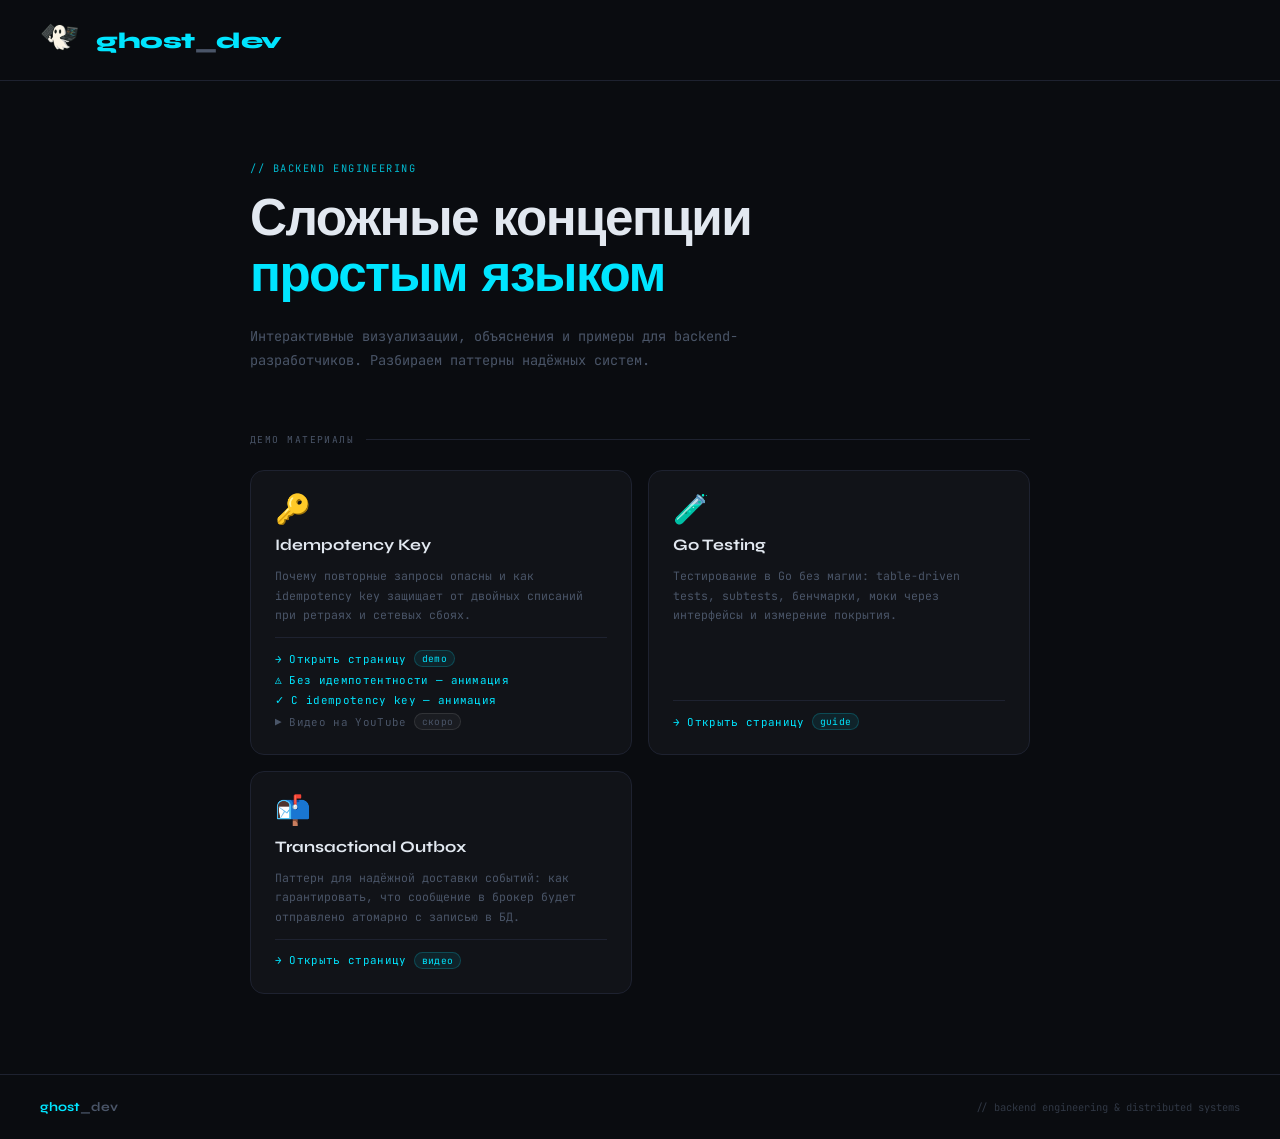
<file: index.html>
<!DOCTYPE html>
<html lang="ru">
<head>
<meta charset="UTF-8">
<meta name="viewport" content="width=device-width, initial-scale=1.0">
<title>ghost_dev</title>
<link href="https://fonts.googleapis.com/css2?family=JetBrains+Mono:wght@400;600;700&family=Syne:wght@400;700;800&display=swap" rel="stylesheet">
<style>
  :root {
    --bg: #0a0c10;
    --surface: #111318;
    --surface2: #161a23;
    --border: #1e2230;
    --accent: #00e5ff;
    --accent2: #ff4d6d;
    --accent3: #69ff74;
    --text: #e2e8f0;
    --muted: #4a5568;
  }

  * { margin: 0; padding: 0; box-sizing: border-box; }

  body {
    background: var(--bg);
    color: var(--text);
    font-family: 'JetBrains Mono', monospace;
    min-height: 100vh;
  }

  /* ── HEADER ── */
  header {
    border-bottom: 1px solid var(--border);
    padding: 20px 40px;
    display: flex;
    align-items: center;
    gap: 16px;
  }

  .logo-img {
    height: 40px;
    width: auto;
  }

  .logo-text {
    font-family: 'Syne', sans-serif;
    font-weight: 800;
    font-size: 1.4rem;
    color: var(--accent);
    letter-spacing: -0.02em;
  }

  .logo-text span {
    color: var(--muted);
  }

  /* ── HERO ── */
  .hero {
    max-width: 860px;
    margin: 0 auto;
    padding: 80px 40px 60px;
  }

  .hero-tag {
    font-size: 0.65rem;
    color: var(--accent);
    letter-spacing: 0.15em;
    text-transform: uppercase;
    margin-bottom: 16px;
    opacity: 0.8;
  }

  .hero h1 {
    font-family: 'Syne', sans-serif;
    font-weight: 800;
    font-size: clamp(2rem, 5vw, 3.2rem);
    line-height: 1.1;
    letter-spacing: -0.03em;
    margin-bottom: 20px;
  }

  .hero h1 .hl { color: var(--accent); }

  .hero p {
    font-size: 0.85rem;
    color: var(--muted);
    line-height: 1.8;
    max-width: 560px;
  }

  /* ── SECTION ── */
  .section {
    max-width: 860px;
    margin: 0 auto;
    padding: 0 40px 80px;
  }

  .section-label {
    font-size: 0.6rem;
    color: var(--muted);
    letter-spacing: 0.15em;
    text-transform: uppercase;
    margin-bottom: 24px;
    display: flex;
    align-items: center;
    gap: 12px;
  }

  .section-label::after {
    content: '';
    flex: 1;
    height: 1px;
    background: var(--border);
  }

  /* ── TOPIC CARDS ── */
  .topics {
    display: grid;
    grid-template-columns: repeat(auto-fill, minmax(340px, 1fr));
    gap: 16px;
  }

  .topic-card {
    background: var(--surface);
    border: 1px solid var(--border);
    border-radius: 14px;
    padding: 24px;
    text-decoration: none;
    color: inherit;
    display: flex;
    flex-direction: column;
    gap: 12px;
    transition: border-color 0.2s, box-shadow 0.2s, transform 0.2s;
    cursor: pointer;
    user-select: none;
  }

  .topic-card:hover {
    border-color: var(--accent);
    box-shadow: 0 0 28px rgba(0,229,255,0.08);
    transform: translateY(-2px);
  }

  .topic-card:active {
    transform: translateY(0);
  }

  .topic-card-icon {
    font-size: 1.8rem;
    line-height: 1;
  }

  .topic-card-title {
    font-family: 'Syne', sans-serif;
    font-weight: 700;
    font-size: 1rem;
    color: var(--text);
  }

  .topic-card-desc {
    font-size: 0.72rem;
    color: var(--muted);
    line-height: 1.7;
  }

  .topic-card-links {
    display: flex;
    flex-direction: column;
    gap: 6px;
    margin-top: auto;
    padding-top: 12px;
    border-top: 1px solid var(--border);
  }

  .topic-link {
    display: inline-flex;
    align-items: center;
    gap: 7px;
    font-size: 0.68rem;
    color: var(--accent);
    text-decoration: none;
    letter-spacing: 0.03em;
    transition: opacity 0.2s;
  }

  .topic-link:hover { opacity: 0.7; }

  .topic-link.muted {
    color: var(--muted);
  }

  .topic-link .badge {
    font-size: 0.6rem;
    background: rgba(0,229,255,0.08);
    border: 1px solid rgba(0,229,255,0.2);
    border-radius: 20px;
    padding: 1px 7px;
    color: var(--accent);
  }

  .topic-link.muted .badge {
    background: rgba(255,255,255,0.04);
    border-color: rgba(255,255,255,0.1);
    color: var(--muted);
  }

  /* ── FOOTER ── */
  footer {
    border-top: 1px solid var(--border);
    padding: 24px 40px;
    display: flex;
    justify-content: space-between;
    align-items: center;
    flex-wrap: wrap;
    gap: 12px;
  }

  .footer-brand {
    font-family: 'Syne', sans-serif;
    font-weight: 700;
    font-size: 0.8rem;
    color: var(--muted);
  }

  .footer-brand span { color: var(--accent); }

  .footer-note {
    font-size: 0.65rem;
    color: var(--muted);
    opacity: 0.6;
  }
</style>
</head>
<body>

<header>
  <img src="logo.png" alt="ghost_dev logo" class="logo-img">
  <div class="logo-text">ghost<span>_</span>dev</div>
</header>

<div class="hero">
  <div class="hero-tag">// backend engineering</div>
  <h1>Сложные концепции<br><span class="hl">простым языком</span></h1>
  <p>Интерактивные визуализации, объяснения и примеры для backend-разработчиков. Разбираем паттерны надёжных систем.</p>
</div>

<div class="section">
  <div class="section-label">демо материалы</div>

  <div class="topics">

    <div class="topic-card" onclick="window.location='idempotency-key.html'">
      <div class="topic-card-icon">🔑</div>
      <div class="topic-card-title">Idempotency Key</div>
      <div class="topic-card-desc">
        Почему повторные запросы опасны и как idempotency key защищает от двойных списаний при ретраях и сетевых сбоях.
      </div>
      <div class="topic-card-links">
        <a href="idempotency-key.html" class="topic-link" onclick="event.stopPropagation()">
          <span>→</span> Открыть страницу <span class="badge">demo</span>
        </a>
        <a href="no-idempotency-animation.html" class="topic-link" onclick="event.stopPropagation()">
          <span>⚠</span> Без идемпотентности — анимация
        </a>
        <a href="idempotency-animation.html" class="topic-link" onclick="event.stopPropagation()">
          <span>✓</span> С idempotency key — анимация
        </a>
        <a href="#" class="topic-link muted" onclick="event.stopPropagation(); event.preventDefault()">
          <span>▶</span> Видео на YouTube <span class="badge">скоро</span>
        </a>
      </div>
    </div>

    <div class="topic-card" onclick="window.location='go-test.html'">
      <div class="topic-card-icon">🧪</div>
      <div class="topic-card-title">Go Testing</div>
      <div class="topic-card-desc">
        Тестирование в Go без магии: table-driven tests, subtests, бенчмарки, моки через интерфейсы и измерение покрытия.
      </div>
      <div class="topic-card-links">
        <a href="go-test.html" class="topic-link" onclick="event.stopPropagation()">
          <span>→</span> Открыть страницу <span class="badge">guide</span>
        </a>
      </div>
    </div>

    <div class="topic-card" onclick="window.location='transactional-outbox.html'">
      <div class="topic-card-icon">📬</div>
      <div class="topic-card-title">Transactional Outbox</div>
      <div class="topic-card-desc">
        Паттерн для надёжной доставки событий: как гарантировать, что сообщение в брокер будет отправлено атомарно с записью в БД.
      </div>
      <div class="topic-card-links">
        <a href="transactional-outbox.html" class="topic-link" onclick="event.stopPropagation()">
          <span>→</span> Открыть страницу <span class="badge">видео</span>
        </a>
      </div>
    </div>

  </div>
</div>

<footer>
  <div class="footer-brand"><span>ghost</span>_dev</div>
  <div class="footer-note">// backend engineering &amp; distributed systems</div>
</footer>

</body>
</html>
</file>
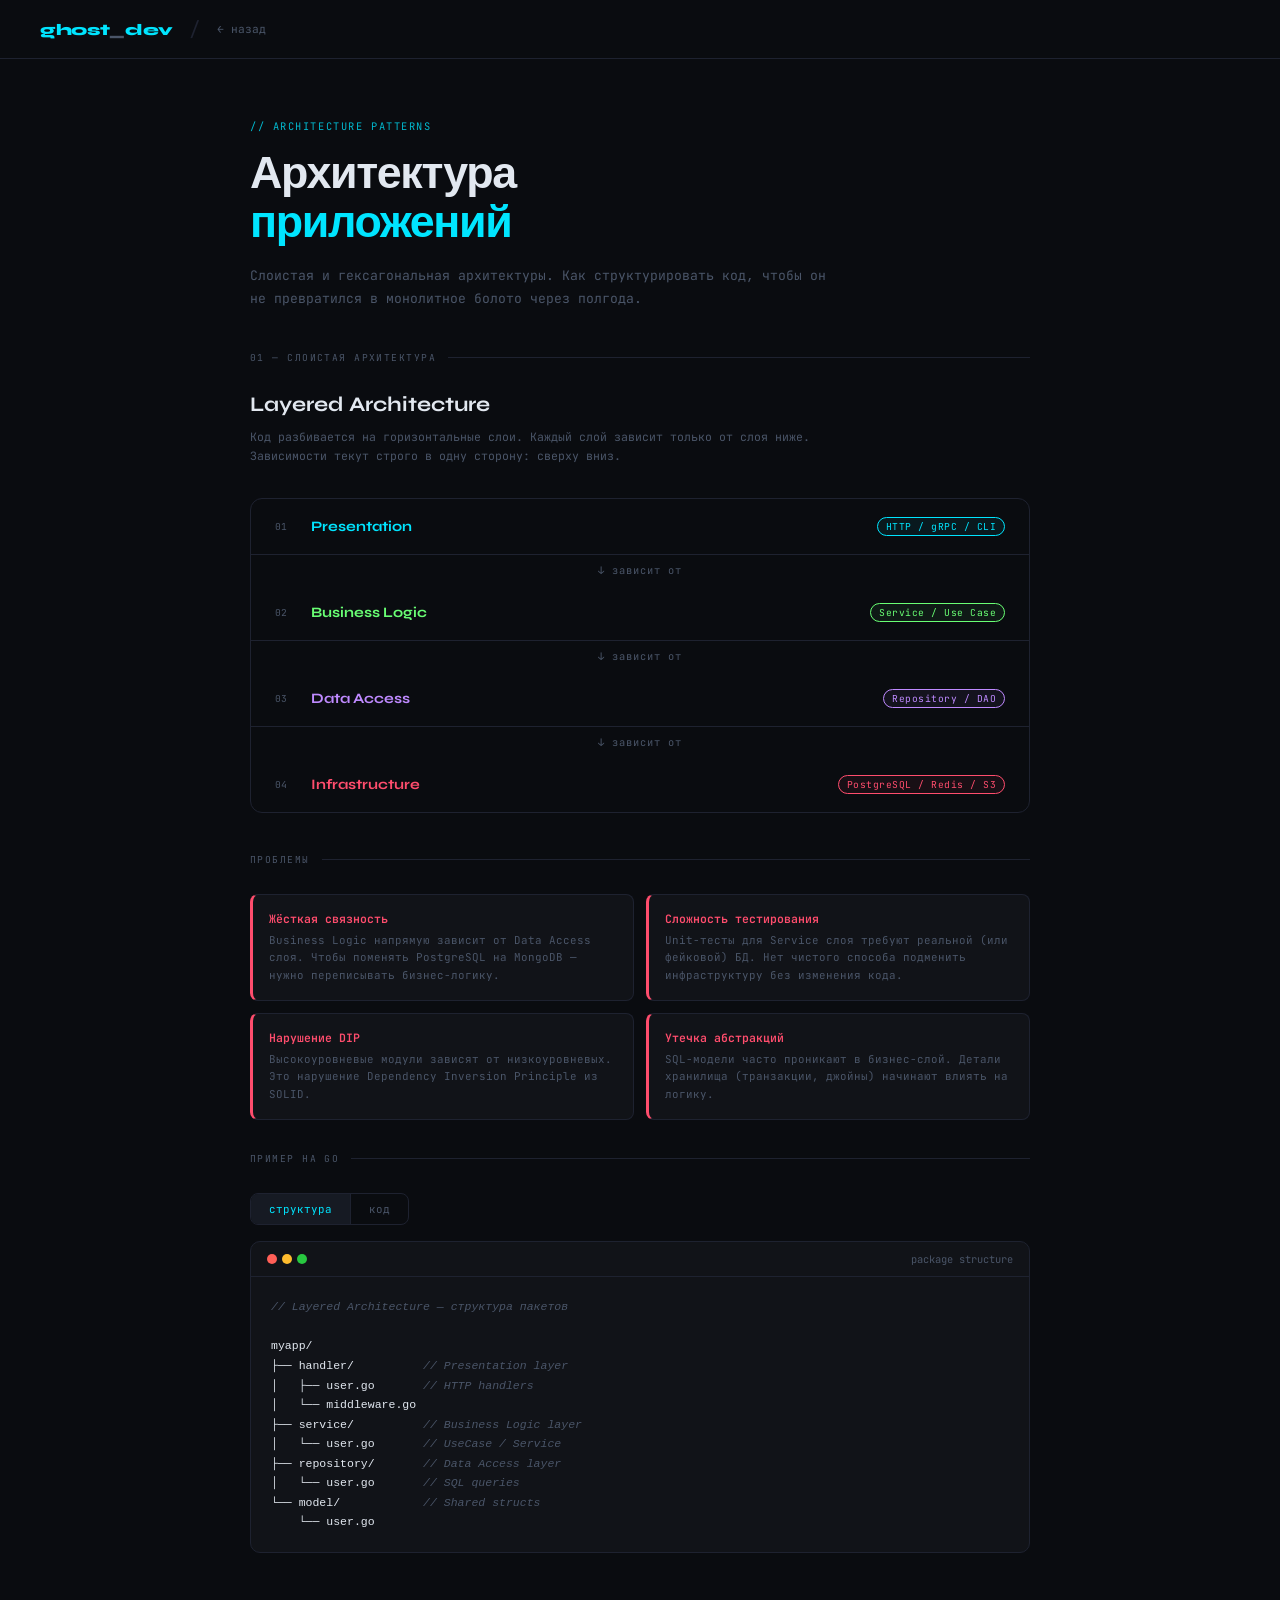
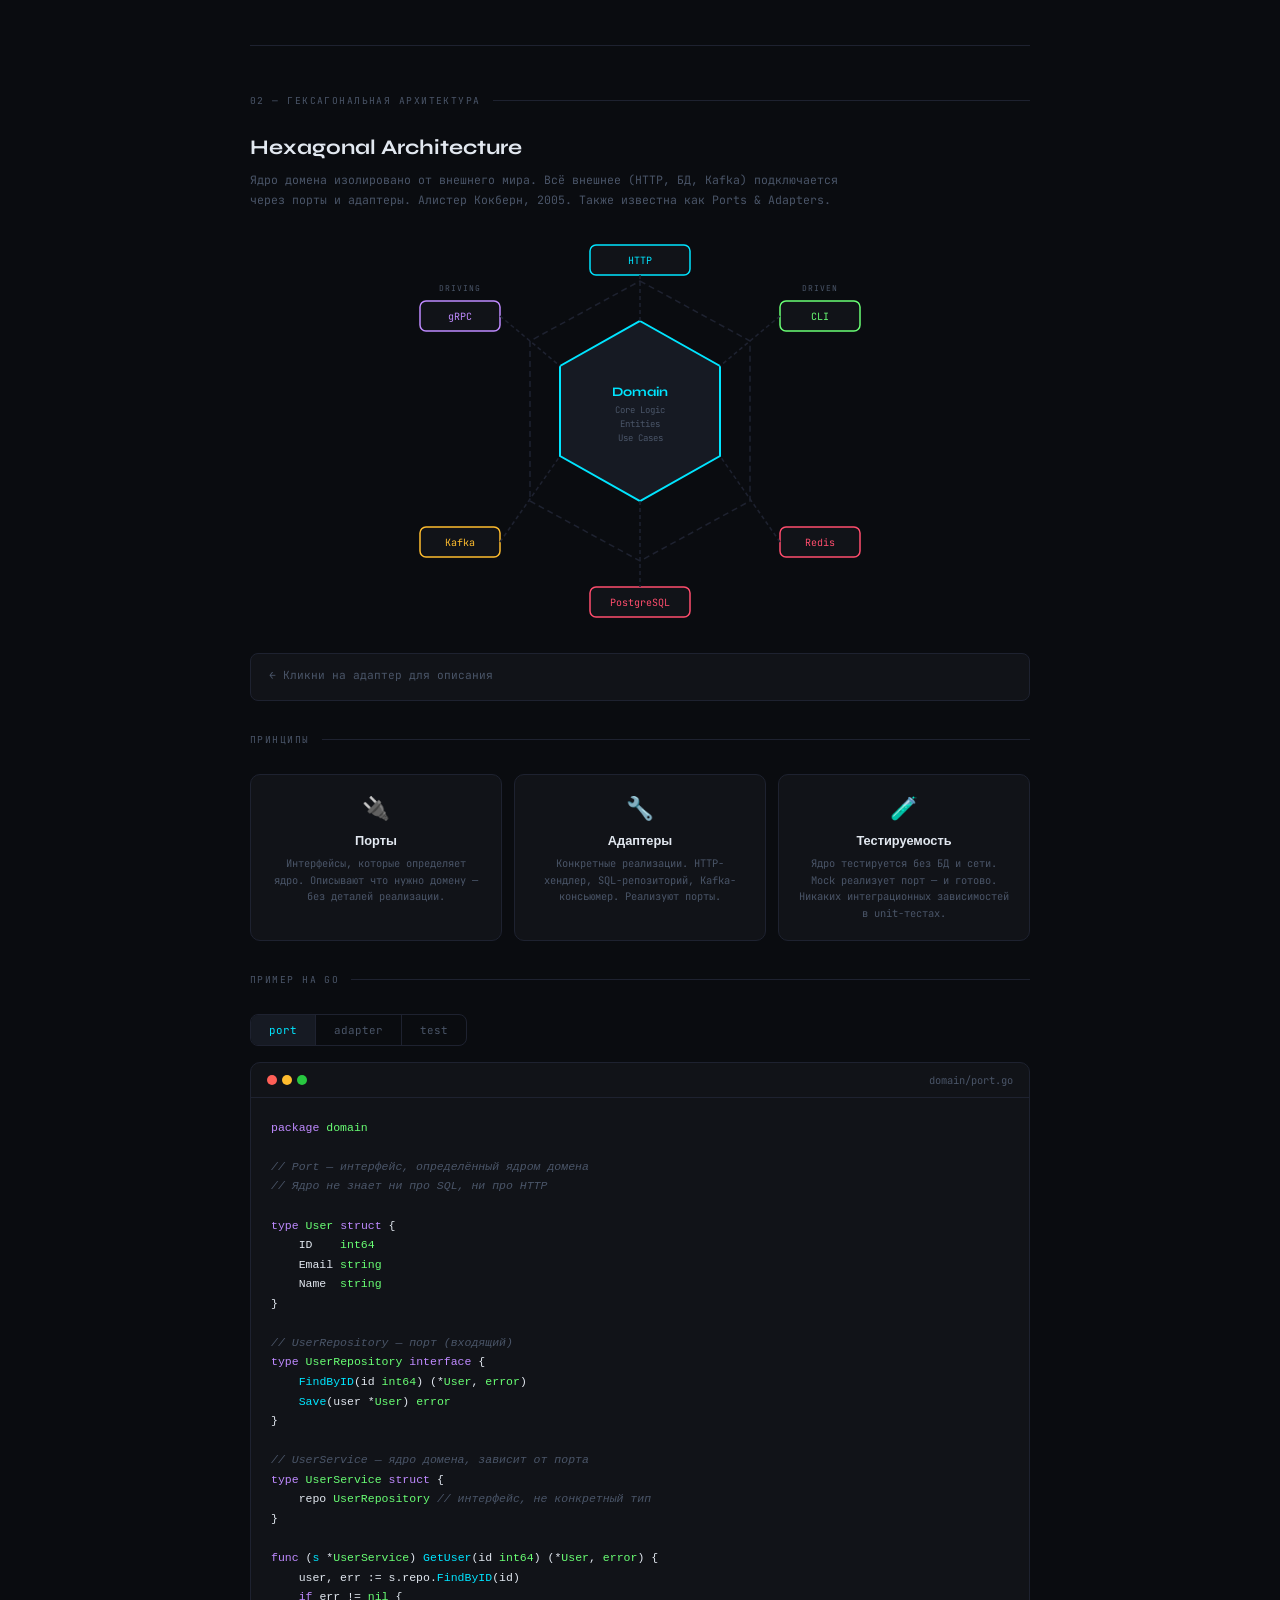
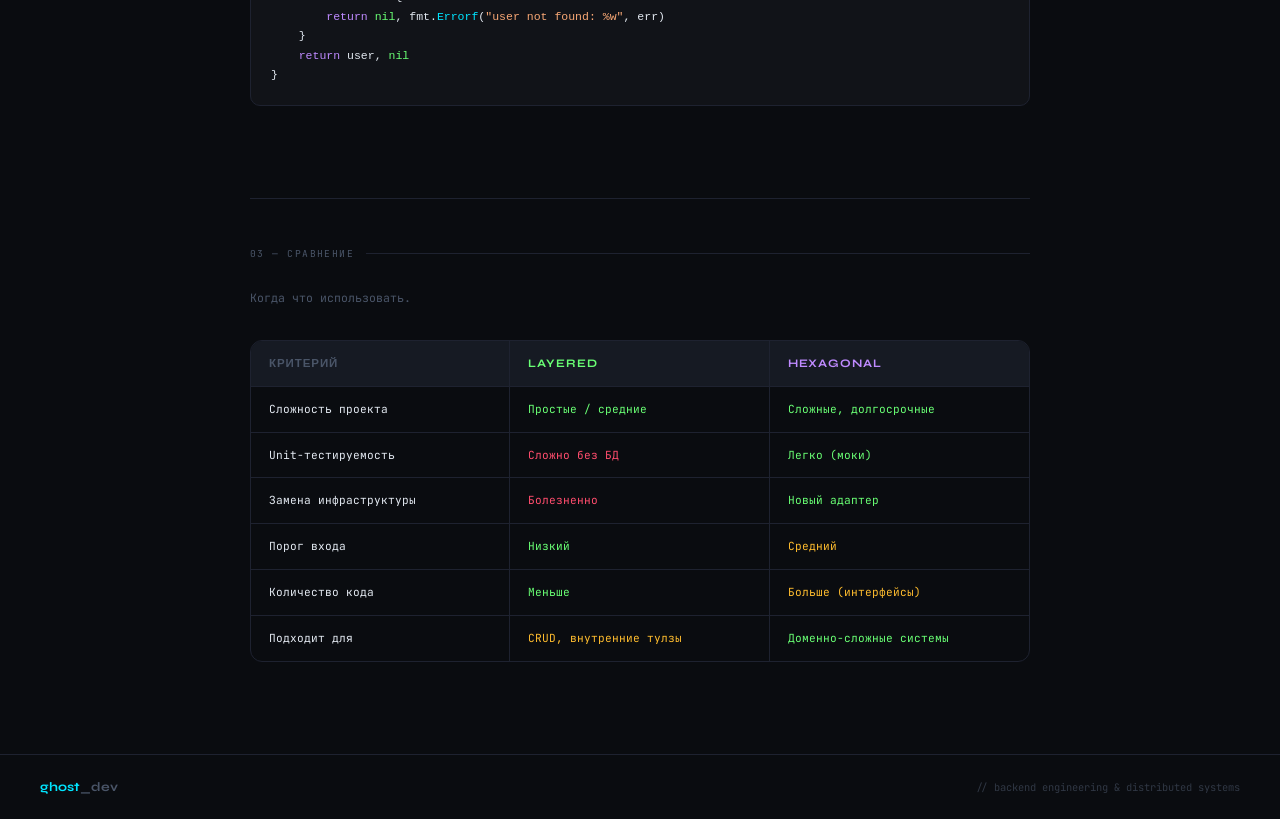
<file: architecture.html>
<!DOCTYPE html>
<html lang="ru">
<head>
<meta charset="UTF-8">
<meta name="viewport" content="width=device-width, initial-scale=1.0">
<title>Архитектура приложений — ghost_dev</title>
<link href="https://fonts.googleapis.com/css2?family=JetBrains+Mono:wght@400;600;700&family=Syne:wght@400;700;800&display=swap" rel="stylesheet">
<style>
  :root {
    --bg: #0a0c10;
    --surface: #111318;
    --surface2: #161a23;
    --border: #1e2230;
    --accent: #00e5ff;
    --accent2: #ff4d6d;
    --accent3: #69ff74;
    --accent4: #bf8aff;
    --text: #e2e8f0;
    --muted: #4a5568;
  }

  * { margin: 0; padding: 0; box-sizing: border-box; }

  body {
    background: var(--bg);
    color: var(--text);
    font-family: 'JetBrains Mono', monospace;
    min-height: 100vh;
  }

  /* ── NAV ── */
  nav {
    border-bottom: 1px solid var(--border);
    padding: 16px 40px;
    display: flex;
    align-items: center;
    gap: 16px;
  }

  .nav-logo {
    font-family: 'Syne', sans-serif;
    font-weight: 800;
    font-size: 1rem;
    color: var(--accent);
    text-decoration: none;
    letter-spacing: -0.02em;
  }
  .nav-logo span { color: var(--muted); }
  .nav-sep { color: var(--border); font-size: 1.2rem; }
  .nav-back {
    font-size: 0.7rem;
    color: var(--muted);
    text-decoration: none;
    transition: color 0.2s;
  }
  .nav-back:hover { color: var(--accent); }

  /* ── HERO ── */
  .hero {
    max-width: 860px;
    margin: 0 auto;
    padding: 60px 40px 40px;
  }
  .hero-tag {
    font-size: 0.65rem;
    color: var(--accent);
    letter-spacing: 0.15em;
    text-transform: uppercase;
    margin-bottom: 16px;
    opacity: 0.8;
  }
  .hero h1 {
    font-family: 'Syne', sans-serif;
    font-weight: 800;
    font-size: clamp(1.8rem, 4vw, 2.8rem);
    line-height: 1.1;
    letter-spacing: -0.03em;
    margin-bottom: 16px;
  }
  .hero h1 .hl { color: var(--accent); }
  .hero p {
    font-size: 0.82rem;
    color: var(--muted);
    line-height: 1.8;
    max-width: 580px;
  }

  /* ── SECTION ── */
  .section {
    max-width: 860px;
    margin: 0 auto;
    padding: 0 40px 60px;
  }
  .section-label {
    font-size: 0.6rem;
    color: var(--muted);
    letter-spacing: 0.15em;
    text-transform: uppercase;
    margin-bottom: 28px;
    display: flex;
    align-items: center;
    gap: 12px;
  }
  .section-label::after {
    content: '';
    flex: 1;
    height: 1px;
    background: var(--border);
  }

  /* ── CONCEPT HEADER ── */
  .concept-title {
    font-family: 'Syne', sans-serif;
    font-weight: 700;
    font-size: 1.3rem;
    color: var(--text);
    margin-bottom: 10px;
  }
  .concept-subtitle {
    font-size: 0.72rem;
    color: var(--muted);
    line-height: 1.7;
    margin-bottom: 32px;
    max-width: 620px;
  }

  /* ── LAYERED DIAGRAM ── */
  .layered-diagram {
    display: flex;
    flex-direction: column;
    gap: 0;
    margin-bottom: 32px;
    border: 1px solid var(--border);
    border-radius: 12px;
    overflow: hidden;
  }

  .layer {
    padding: 18px 24px;
    border-bottom: 1px solid var(--border);
    cursor: pointer;
    transition: background 0.2s, transform 0.15s;
    display: flex;
    align-items: center;
    gap: 16px;
    position: relative;
  }
  .layer:last-child { border-bottom: none; }
  .layer:hover { background: var(--surface2); transform: translateX(4px); }
  .layer.active { background: var(--surface2); }

  .layer-num {
    font-size: 0.6rem;
    color: var(--muted);
    width: 20px;
    flex-shrink: 0;
  }
  .layer-name {
    font-family: 'Syne', sans-serif;
    font-weight: 700;
    font-size: 0.9rem;
    flex: 1;
  }
  .layer-badge {
    font-size: 0.6rem;
    padding: 2px 8px;
    border-radius: 20px;
    border: 1px solid;
    letter-spacing: 0.05em;
  }
  .layer-arrow {
    font-size: 0.75rem;
    color: var(--muted);
    position: absolute;
    bottom: -13px;
    left: 50%;
    transform: translateX(-50%);
    z-index: 2;
    background: var(--bg);
    padding: 0 4px;
    line-height: 1;
  }

  .layer-1 .layer-name { color: var(--accent); }
  .layer-1 .layer-badge { border-color: var(--accent); color: var(--accent); background: rgba(0,229,255,0.06); }
  .layer-2 .layer-name { color: var(--accent3); }
  .layer-2 .layer-badge { border-color: var(--accent3); color: var(--accent3); background: rgba(105,255,116,0.06); }
  .layer-3 .layer-name { color: var(--accent4); }
  .layer-3 .layer-badge { border-color: var(--accent4); color: var(--accent4); background: rgba(191,138,255,0.06); }
  .layer-4 .layer-name { color: var(--accent2); }
  .layer-4 .layer-badge { border-color: var(--accent2); color: var(--accent2); background: rgba(255,77,109,0.06); }

  .layer-detail {
    font-size: 0.7rem;
    color: var(--muted);
    line-height: 1.6;
    margin-top: 6px;
    display: none;
  }
  .layer.active .layer-detail { display: block; }

  .layer-inner {
    flex: 1;
  }

  /* ── ARROW INDICATOR ── */
  .dep-arrow {
    text-align: center;
    font-size: 0.65rem;
    color: var(--muted);
    padding: 8px 0;
    letter-spacing: 0.1em;
  }

  /* ── PROBLEMS ── */
  .problems {
    display: grid;
    grid-template-columns: 1fr 1fr;
    gap: 12px;
    margin-bottom: 32px;
  }
  .problem-card {
    background: var(--surface);
    border: 1px solid var(--border);
    border-left: 3px solid var(--accent2);
    border-radius: 8px;
    padding: 16px;
  }
  .problem-card-title {
    font-size: 0.72rem;
    color: var(--accent2);
    margin-bottom: 6px;
    font-weight: 600;
  }
  .problem-card-text {
    font-size: 0.68rem;
    color: var(--muted);
    line-height: 1.6;
  }

  /* ── CODE ── */
  .code-block {
    background: var(--surface);
    border: 1px solid var(--border);
    border-radius: 10px;
    overflow: hidden;
    margin-bottom: 32px;
  }
  .code-header {
    padding: 10px 16px;
    border-bottom: 1px solid var(--border);
    display: flex;
    align-items: center;
    gap: 10px;
  }
  .code-dots { display: flex; gap: 5px; }
  .code-dots span {
    width: 10px; height: 10px;
    border-radius: 50%;
    background: var(--border);
  }
  .code-dots span:nth-child(1) { background: #ff5f57; }
  .code-dots span:nth-child(2) { background: #febc2e; }
  .code-dots span:nth-child(3) { background: #28c840; }
  .code-filename {
    font-size: 0.65rem;
    color: var(--muted);
    margin-left: auto;
  }
  .code-block pre {
    padding: 20px;
    font-size: 0.72rem;
    line-height: 1.7;
    overflow-x: auto;
    color: var(--text);
  }
  .kw { color: var(--accent4); }
  .fn { color: var(--accent); }
  .ty { color: var(--accent3); }
  .cm { color: var(--muted); font-style: italic; }
  .st { color: #f9a875; }

  /* ── DIVIDER ── */
  .divider {
    border: none;
    border-top: 1px solid var(--border);
    margin: 0 0 48px;
  }

  /* ── HEX DIAGRAM ── */
  .hex-container {
    position: relative;
    width: 100%;
    margin-bottom: 32px;
  }

  .hex-diagram {
    width: 100%;
    max-width: 560px;
    display: block;
    margin: 0 auto;
  }

  .hex-adapter {
    cursor: pointer;
    transition: opacity 0.2s;
  }
  .hex-adapter:hover { opacity: 0.85; }
  .hex-adapter rect, .hex-adapter polygon {
    transition: filter 0.2s;
  }
  .hex-adapter:hover rect,
  .hex-adapter:hover polygon {
    filter: brightness(1.3);
  }

  /* ── PRINCIPLES ── */
  .principles {
    display: grid;
    grid-template-columns: 1fr 1fr 1fr;
    gap: 12px;
    margin-bottom: 32px;
  }
  .principle-card {
    background: var(--surface);
    border: 1px solid var(--border);
    border-radius: 10px;
    padding: 18px;
    text-align: center;
  }
  .principle-icon {
    font-size: 1.4rem;
    margin-bottom: 10px;
  }
  .principle-title {
    font-family: 'Syne', sans-serif;
    font-weight: 700;
    font-size: 0.8rem;
    color: var(--text);
    margin-bottom: 6px;
  }
  .principle-text {
    font-size: 0.65rem;
    color: var(--muted);
    line-height: 1.6;
  }

  /* ── COMPARISON TABLE ── */
  .compare-grid {
    display: grid;
    grid-template-columns: 1fr 1fr 1fr;
    gap: 0;
    border: 1px solid var(--border);
    border-radius: 12px;
    overflow: hidden;
    margin-bottom: 32px;
  }
  .compare-cell {
    padding: 14px 18px;
    border-bottom: 1px solid var(--border);
    border-right: 1px solid var(--border);
    font-size: 0.7rem;
    line-height: 1.5;
  }
  .compare-cell:nth-child(3n) { border-right: none; }
  .compare-cell.header {
    background: var(--surface2);
    font-family: 'Syne', sans-serif;
    font-weight: 700;
    font-size: 0.72rem;
    color: var(--muted);
    text-transform: uppercase;
    letter-spacing: 0.08em;
  }
  .compare-cell.header.layered { color: var(--accent3); }
  .compare-cell.header.hex { color: var(--accent4); }
  .compare-cell.last-row { border-bottom: none; }
  .compare-cell .yes { color: var(--accent3); }
  .compare-cell .no { color: var(--accent2); }
  .compare-cell .mid { color: #febc2e; }

  /* ── TABS ── */
  .tabs {
    display: flex;
    gap: 0;
    border: 1px solid var(--border);
    border-radius: 8px;
    overflow: hidden;
    margin-bottom: 16px;
    width: fit-content;
  }
  .tab {
    padding: 8px 18px;
    font-size: 0.68rem;
    color: var(--muted);
    cursor: pointer;
    border-right: 1px solid var(--border);
    transition: background 0.2s, color 0.2s;
  }
  .tab:last-child { border-right: none; }
  .tab:hover { background: var(--surface); color: var(--text); }
  .tab.active { background: var(--surface2); color: var(--accent); }

  .tab-content { display: none; }
  .tab-content.active { display: block; }

  /* ── FOOTER ── */
  footer {
    border-top: 1px solid var(--border);
    padding: 24px 40px;
    display: flex;
    justify-content: space-between;
    align-items: center;
    flex-wrap: wrap;
    gap: 12px;
  }
  .footer-brand {
    font-family: 'Syne', sans-serif;
    font-weight: 700;
    font-size: 0.8rem;
    color: var(--muted);
  }
  .footer-brand span { color: var(--accent); }
  .footer-note {
    font-size: 0.65rem;
    color: var(--muted);
    opacity: 0.6;
  }

  @media (max-width: 600px) {
    nav, .hero, .section, footer { padding-left: 20px; padding-right: 20px; }
    .problems { grid-template-columns: 1fr; }
    .principles { grid-template-columns: 1fr; }
    .compare-grid { grid-template-columns: 1fr; }
    .compare-cell { border-right: none; }
    .compare-cell:nth-child(3n) { border-right: none; }
    .compare-cell.header { display: none; }
  }
</style>
</head>
<body>

<nav>
  <a href="index.html" class="nav-logo">ghost<span>_</span>dev</a>
  <span class="nav-sep">/</span>
  <a href="index.html" class="nav-back">← назад</a>
</nav>

<div class="hero">
  <div class="hero-tag">// architecture patterns</div>
  <h1>Архитектура<br><span class="hl">приложений</span></h1>
  <p>Слоистая и гексагональная архитектуры. Как структурировать код, чтобы он не превратился в монолитное болото через полгода.</p>
</div>

<!-- ═══════════════════ LAYERED ═══════════════════ -->
<div class="section">
  <div class="section-label">01 — слоистая архитектура</div>

  <div class="concept-title">Layered Architecture</div>
  <div class="concept-subtitle">
    Код разбивается на горизонтальные слои. Каждый слой зависит только от слоя ниже.
    Зависимости текут строго в одну сторону: сверху вниз.
  </div>

  <div class="layered-diagram">
    <div class="layer layer-1" onclick="toggleLayer(this)">
      <div class="layer-num">01</div>
      <div class="layer-inner">
        <div style="display:flex;align-items:center;gap:12px;">
          <div class="layer-name">Presentation</div>
          <div class="layer-badge">HTTP / gRPC / CLI</div>
        </div>
        <div class="layer-detail">
          Принимает запросы снаружи. Валидирует входные данные, сериализует ответы.
          Не содержит бизнес-логики. Знает только о слое ниже — Service.
        </div>
      </div>
    </div>
    <div class="dep-arrow">↓ зависит от</div>

    <div class="layer layer-2" onclick="toggleLayer(this)">
      <div class="layer-num">02</div>
      <div class="layer-inner">
        <div style="display:flex;align-items:center;gap:12px;">
          <div class="layer-name">Business Logic</div>
          <div class="layer-badge">Service / Use Case</div>
        </div>
        <div class="layer-detail">
          Сердце приложения. Оркестрирует операции, реализует правила домена.
          Не знает про HTTP, БД или очереди — только про данные и логику.
        </div>
      </div>
    </div>
    <div class="dep-arrow">↓ зависит от</div>

    <div class="layer layer-3" onclick="toggleLayer(this)">
      <div class="layer-num">03</div>
      <div class="layer-inner">
        <div style="display:flex;align-items:center;gap:12px;">
          <div class="layer-name">Data Access</div>
          <div class="layer-badge">Repository / DAO</div>
        </div>
        <div class="layer-detail">
          Абстракция над хранилищем. Реализует CRUD-операции.
          Business Logic не знает как именно данные хранятся — SQL, Redis, файл.
        </div>
      </div>
    </div>
    <div class="dep-arrow">↓ зависит от</div>

    <div class="layer layer-4" onclick="toggleLayer(this)">
      <div class="layer-num">04</div>
      <div class="layer-inner">
        <div style="display:flex;align-items:center;gap:12px;">
          <div class="layer-name">Infrastructure</div>
          <div class="layer-badge">PostgreSQL / Redis / S3</div>
        </div>
        <div class="layer-detail">
          Реальные технологии: база данных, брокер сообщений, файловое хранилище.
          Ничего не знает об остальных слоях. Просто хранит и отдаёт данные.
        </div>
      </div>
    </div>
  </div>

  <div class="section-label" style="margin-top:40px;">проблемы</div>

  <div class="problems">
    <div class="problem-card">
      <div class="problem-card-title">Жёсткая связность</div>
      <div class="problem-card-text">
        Business Logic напрямую зависит от Data Access слоя. Чтобы поменять PostgreSQL на MongoDB — нужно переписывать бизнес-логику.
      </div>
    </div>
    <div class="problem-card">
      <div class="problem-card-title">Сложность тестирования</div>
      <div class="problem-card-text">
        Unit-тесты для Service слоя требуют реальной (или фейковой) БД. Нет чистого способа подменить инфраструктуру без изменения кода.
      </div>
    </div>
    <div class="problem-card">
      <div class="problem-card-title">Нарушение DIP</div>
      <div class="problem-card-text">
        Высокоуровневые модули зависят от низкоуровневых. Это нарушение Dependency Inversion Principle из SOLID.
      </div>
    </div>
    <div class="problem-card">
      <div class="problem-card-title">Утечка абстракций</div>
      <div class="problem-card-text">
        SQL-модели часто проникают в бизнес-слой. Детали хранилища (транзакции, джойны) начинают влиять на логику.
      </div>
    </div>
  </div>

  <div class="section-label">пример на go</div>

  <div class="tabs">
    <div class="tab active" onclick="switchTab(this, 'layered-struct')">структура</div>
    <div class="tab" onclick="switchTab(this, 'layered-code')">код</div>
  </div>

  <div id="layered-struct" class="tab-content active">
    <div class="code-block">
      <div class="code-header">
        <div class="code-dots"><span></span><span></span><span></span></div>
        <div class="code-filename">package structure</div>
      </div>
      <pre>
<span class="cm">// Layered Architecture — структура пакетов</span>

myapp/
├── handler/          <span class="cm">// Presentation layer</span>
│   ├── user.go       <span class="cm">// HTTP handlers</span>
│   └── middleware.go
├── service/          <span class="cm">// Business Logic layer</span>
│   └── user.go       <span class="cm">// UseCase / Service</span>
├── repository/       <span class="cm">// Data Access layer</span>
│   └── user.go       <span class="cm">// SQL queries</span>
└── model/            <span class="cm">// Shared structs</span>
    └── user.go</pre>
    </div>
  </div>

  <div id="layered-code" class="tab-content">
    <div class="code-block">
      <div class="code-header">
        <div class="code-dots"><span></span><span></span><span></span></div>
        <div class="code-filename">service/user.go</div>
      </div>
      <pre>
<span class="kw">package</span> <span class="ty">service</span>

<span class="cm">// ⚠ Проблема: Service напрямую зависит от</span>
<span class="cm">// конкретного репозитория — жёсткая связность</span>

<span class="kw">type</span> <span class="ty">UserService</span> <span class="kw">struct</span> {
    repo *repository.<span class="ty">UserRepository</span> <span class="cm">// конкретный тип!</span>
}

<span class="kw">func</span> (<span class="fn">s</span> *<span class="ty">UserService</span>) <span class="fn">GetUser</span>(id <span class="ty">int64</span>) (*model.<span class="ty">User</span>, <span class="ty">error</span>) {
    <span class="cm">// Бизнес-логика прибита к PostgreSQL</span>
    <span class="kw">return</span> s.repo.<span class="fn">FindByID</span>(id)
}

<span class="cm">// Чтобы написать unit-тест — нужна реальная БД</span>
<span class="cm">// или сложный мок на конкретную структуру</span></pre>
    </div>
  </div>
</div>

<!-- ═══════════════════ HEXAGONAL ═══════════════════ -->
<div class="section">
  <hr class="divider">
  <div class="section-label">02 — гексагональная архитектура</div>

  <div class="concept-title">Hexagonal Architecture</div>
  <div class="concept-subtitle">
    Ядро домена изолировано от внешнего мира. Всё внешнее (HTTP, БД, Kafka) подключается через порты и адаптеры.
    Алистер Кокберн, 2005. Также известна как Ports &amp; Adapters.
  </div>

  <!-- SVG HEX DIAGRAM -->
  <div class="hex-container">
    <svg class="hex-diagram" viewBox="0 0 560 380" xmlns="http://www.w3.org/2000/svg">
      <!-- Core hexagon -->
      <polygon points="280,80 360,125 360,215 280,260 200,215 200,125"
        fill="#161a23" stroke="#00e5ff" stroke-width="2"/>
      <text x="280" y="155" text-anchor="middle" font-family="Syne,sans-serif" font-weight="700" font-size="13" fill="#00e5ff">Domain</text>
      <text x="280" y="172" text-anchor="middle" font-family="JetBrains Mono,monospace" font-size="9" fill="#4a5568">Core Logic</text>
      <text x="280" y="186" text-anchor="middle" font-family="JetBrains Mono,monospace" font-size="9" fill="#4a5568">Entities</text>
      <text x="280" y="200" text-anchor="middle" font-family="JetBrains Mono,monospace" font-size="9" fill="#4a5568">Use Cases</text>

      <!-- Ports ring (dashed) -->
      <polygon points="280,40 390,100 390,260 280,320 170,260 170,100"
        fill="none" stroke="#1e2230" stroke-width="1.5" stroke-dasharray="6,4"/>
      <text x="280" y="28" text-anchor="middle" font-family="JetBrains Mono,monospace" font-size="8" fill="#4a5568" letter-spacing="2">PORTS</text>

      <!-- Adapters: TOP — HTTP -->
      <g class="hex-adapter" onclick="highlightAdapter('http')">
        <rect x="230" y="4" width="100" height="30" rx="6"
          fill="#111318" stroke="#00e5ff" stroke-width="1.5"/>
        <text x="280" y="23" text-anchor="middle" font-family="JetBrains Mono,monospace" font-size="10" fill="#00e5ff">HTTP</text>
      </g>

      <!-- Adapter: BOTTOM — DB -->
      <g class="hex-adapter" onclick="highlightAdapter('db')">
        <rect x="230" y="346" width="100" height="30" rx="6"
          fill="#111318" stroke="#ff4d6d" stroke-width="1.5"/>
        <text x="280" y="365" text-anchor="middle" font-family="JetBrains Mono,monospace" font-size="10" fill="#ff4d6d">PostgreSQL</text>
      </g>

      <!-- Adapter: TOP-LEFT — gRPC -->
      <g class="hex-adapter" onclick="highlightAdapter('grpc')">
        <rect x="60" y="60" width="80" height="30" rx="6"
          fill="#111318" stroke="#bf8aff" stroke-width="1.5"/>
        <text x="100" y="79" text-anchor="middle" font-family="JetBrains Mono,monospace" font-size="10" fill="#bf8aff">gRPC</text>
      </g>

      <!-- Adapter: BOTTOM-LEFT — Kafka -->
      <g class="hex-adapter" onclick="highlightAdapter('kafka')">
        <rect x="60" y="286" width="80" height="30" rx="6"
          fill="#111318" stroke="#febc2e" stroke-width="1.5"/>
        <text x="100" y="305" text-anchor="middle" font-family="JetBrains Mono,monospace" font-size="10" fill="#febc2e">Kafka</text>
      </g>

      <!-- Adapter: TOP-RIGHT — CLI -->
      <g class="hex-adapter" onclick="highlightAdapter('cli')">
        <rect x="420" y="60" width="80" height="30" rx="6"
          fill="#111318" stroke="#69ff74" stroke-width="1.5"/>
        <text x="460" y="79" text-anchor="middle" font-family="JetBrains Mono,monospace" font-size="10" fill="#69ff74">CLI</text>
      </g>

      <!-- Adapter: BOTTOM-RIGHT — Redis -->
      <g class="hex-adapter" onclick="highlightAdapter('redis')">
        <rect x="420" y="286" width="80" height="30" rx="6"
          fill="#111318" stroke="#ff4d6d" stroke-width="1.5"/>
        <text x="460" y="305" text-anchor="middle" font-family="JetBrains Mono,monospace" font-size="10" fill="#ff4d6d">Redis</text>
      </g>

      <!-- Connector lines -->
      <line x1="280" y1="34" x2="280" y2="80" stroke="#1e2230" stroke-width="1.5" stroke-dasharray="4,3"/>
      <line x1="280" y1="260" x2="280" y2="346" stroke="#1e2230" stroke-width="1.5" stroke-dasharray="4,3"/>
      <line x1="140" y1="75" x2="200" y2="125" stroke="#1e2230" stroke-width="1.5" stroke-dasharray="4,3"/>
      <line x1="140" y1="301" x2="200" y2="215" stroke="#1e2230" stroke-width="1.5" stroke-dasharray="4,3"/>
      <line x1="420" y1="75" x2="360" y2="125" stroke="#1e2230" stroke-width="1.5" stroke-dasharray="4,3"/>
      <line x1="420" y1="301" x2="360" y2="215" stroke="#1e2230" stroke-width="1.5" stroke-dasharray="4,3"/>

      <!-- Labels: Driving / Driven -->
      <text x="100" y="50" text-anchor="middle" font-family="JetBrains Mono,monospace" font-size="8" fill="#4a5568" letter-spacing="1">DRIVING</text>
      <text x="460" y="50" text-anchor="middle" font-family="JetBrains Mono,monospace" font-size="8" fill="#4a5568" letter-spacing="1">DRIVEN</text>
    </svg>
  </div>

  <div id="adapter-info" style="background:var(--surface);border:1px solid var(--border);border-radius:8px;padding:14px 18px;font-size:0.7rem;color:var(--muted);margin-bottom:32px;min-height:48px;transition:all 0.2s;">
    ← Кликни на адаптер для описания
  </div>

  <div class="section-label">принципы</div>

  <div class="principles">
    <div class="principle-card">
      <div class="principle-icon">🔌</div>
      <div class="principle-title">Порты</div>
      <div class="principle-text">Интерфейсы, которые определяет ядро. Описывают что нужно домену — без деталей реализации.</div>
    </div>
    <div class="principle-card">
      <div class="principle-icon">🔧</div>
      <div class="principle-title">Адаптеры</div>
      <div class="principle-text">Конкретные реализации. HTTP-хендлер, SQL-репозиторий, Kafka-консьюмер. Реализуют порты.</div>
    </div>
    <div class="principle-card">
      <div class="principle-icon">🧪</div>
      <div class="principle-title">Тестируемость</div>
      <div class="principle-text">Ядро тестируется без БД и сети. Mock реализует порт — и готово. Никаких интеграционных зависимостей в unit-тестах.</div>
    </div>
  </div>

  <div class="section-label">пример на go</div>

  <div class="tabs">
    <div class="tab active" onclick="switchTab(this, 'hex-port')">port</div>
    <div class="tab" onclick="switchTab(this, 'hex-adapter')">adapter</div>
    <div class="tab" onclick="switchTab(this, 'hex-test')">test</div>
  </div>

  <div id="hex-port" class="tab-content active">
    <div class="code-block">
      <div class="code-header">
        <div class="code-dots"><span></span><span></span><span></span></div>
        <div class="code-filename">domain/port.go</div>
      </div>
      <pre>
<span class="kw">package</span> <span class="ty">domain</span>

<span class="cm">// Port — интерфейс, определённый ядром домена</span>
<span class="cm">// Ядро не знает ни про SQL, ни про HTTP</span>

<span class="kw">type</span> <span class="ty">User</span> <span class="kw">struct</span> {
    ID    <span class="ty">int64</span>
    Email <span class="ty">string</span>
    Name  <span class="ty">string</span>
}

<span class="cm">// UserRepository — порт (входящий)</span>
<span class="kw">type</span> <span class="ty">UserRepository</span> <span class="kw">interface</span> {
    <span class="fn">FindByID</span>(id <span class="ty">int64</span>) (*<span class="ty">User</span>, <span class="ty">error</span>)
    <span class="fn">Save</span>(user *<span class="ty">User</span>) <span class="ty">error</span>
}

<span class="cm">// UserService — ядро домена, зависит от порта</span>
<span class="kw">type</span> <span class="ty">UserService</span> <span class="kw">struct</span> {
    repo <span class="ty">UserRepository</span> <span class="cm">// интерфейс, не конкретный тип</span>
}

<span class="kw">func</span> (<span class="fn">s</span> *<span class="ty">UserService</span>) <span class="fn">GetUser</span>(id <span class="ty">int64</span>) (*<span class="ty">User</span>, <span class="ty">error</span>) {
    user, err := s.repo.<span class="fn">FindByID</span>(id)
    <span class="kw">if</span> err != <span class="ty">nil</span> {
        <span class="kw">return</span> <span class="ty">nil</span>, fmt.<span class="fn">Errorf</span>(<span class="st">"user not found: %w"</span>, err)
    }
    <span class="kw">return</span> user, <span class="ty">nil</span>
}</pre>
    </div>
  </div>

  <div id="hex-adapter" class="tab-content">
    <div class="code-block">
      <div class="code-header">
        <div class="code-dots"><span></span><span></span><span></span></div>
        <div class="code-filename">adapter/postgres/user.go</div>
      </div>
      <pre>
<span class="kw">package</span> <span class="ty">postgres</span>

<span class="cm">// Адаптер: реализует порт domain.UserRepository</span>
<span class="cm">// Знает про SQL. Ядро домена — не знает.</span>

<span class="kw">type</span> <span class="ty">UserRepo</span> <span class="kw">struct</span> {
    db *sql.<span class="ty">DB</span>
}

<span class="cm">// Проверка соответствия интерфейсу на этапе компиляции</span>
<span class="kw">var</span> _ domain.<span class="ty">UserRepository</span> = (*<span class="ty">UserRepo</span>)(<span class="ty">nil</span>)

<span class="kw">func</span> (<span class="fn">r</span> *<span class="ty">UserRepo</span>) <span class="fn">FindByID</span>(id <span class="ty">int64</span>) (*domain.<span class="ty">User</span>, <span class="ty">error</span>) {
    <span class="kw">var</span> u domain.<span class="ty">User</span>
    err := r.db.<span class="fn">QueryRow</span>(
        <span class="st">"SELECT id, email, name FROM users WHERE id = $1"</span>, id,
    ).<span class="fn">Scan</span>(&u.ID, &u.Email, &u.Name)
    <span class="kw">if</span> err != <span class="ty">nil</span> {
        <span class="kw">return</span> <span class="ty">nil</span>, err
    }
    <span class="kw">return</span> &u, <span class="ty">nil</span>
}

<span class="kw">func</span> (<span class="fn">r</span> *<span class="ty">UserRepo</span>) <span class="fn">Save</span>(u *domain.<span class="ty">User</span>) <span class="ty">error</span> {
    _, err := r.db.<span class="fn">Exec</span>(
        <span class="st">"INSERT INTO users (id, email, name) VALUES ($1, $2, $3)"</span>,
        u.ID, u.Email, u.Name,
    )
    <span class="kw">return</span> err
}</pre>
    </div>
  </div>

  <div id="hex-test" class="tab-content">
    <div class="code-block">
      <div class="code-header">
        <div class="code-dots"><span></span><span></span><span></span></div>
        <div class="code-filename">domain/user_test.go</div>
      </div>
      <pre>
<span class="kw">package</span> <span class="ty">domain_test</span>

<span class="cm">// Тест без БД. Mock реализует порт — и всё.</span>

<span class="kw">type</span> <span class="ty">mockUserRepo</span> <span class="kw">struct</span> {
    users <span class="kw">map</span>[<span class="ty">int64</span>]*domain.<span class="ty">User</span>
}

<span class="kw">func</span> (<span class="fn">m</span> *<span class="ty">mockUserRepo</span>) <span class="fn">FindByID</span>(id <span class="ty">int64</span>) (*domain.<span class="ty">User</span>, <span class="ty">error</span>) {
    u, ok := m.users[id]
    <span class="kw">if</span> !ok {
        <span class="kw">return</span> <span class="ty">nil</span>, errors.<span class="fn">New</span>(<span class="st">"not found"</span>)
    }
    <span class="kw">return</span> u, <span class="ty">nil</span>
}

<span class="kw">func</span> (<span class="fn">m</span> *<span class="ty">mockUserRepo</span>) <span class="fn">Save</span>(u *domain.<span class="ty">User</span>) <span class="ty">error</span> { <span class="kw">return</span> <span class="ty">nil</span> }

<span class="kw">func</span> <span class="fn">TestGetUser</span>(t *testing.<span class="ty">T</span>) {
    repo := &<span class="ty">mockUserRepo</span>{
        users: <span class="kw">map</span>[<span class="ty">int64</span>]*domain.<span class="ty">User</span>{
            <span class="st">1</span>: {ID: <span class="st">1</span>, Email: <span class="st">"ghost@dev.io"</span>, Name: <span class="st">"Ghost"</span>},
        },
    }
    svc := domain.<span class="fn">NewUserService</span>(repo)

    user, err := svc.<span class="fn">GetUser</span>(<span class="st">1</span>)
    <span class="fn">assert</span>.<span class="fn">NoError</span>(t, err)
    <span class="fn">assert</span>.<span class="fn">Equal</span>(t, <span class="st">"ghost@dev.io"</span>, user.Email)
    <span class="cm">// Никакой БД. Никакого Docker. Чисто.</span>
}</pre>
    </div>
  </div>
</div>

<!-- ═══════════════════ COMPARISON ═══════════════════ -->
<div class="section">
  <hr class="divider">
  <div class="section-label">03 — сравнение</div>

  <div class="concept-subtitle">Когда что использовать.</div>

  <div class="compare-grid">
    <div class="compare-cell header">критерий</div>
    <div class="compare-cell header layered">Layered</div>
    <div class="compare-cell header hex">Hexagonal</div>

    <div class="compare-cell">Сложность проекта</div>
    <div class="compare-cell"><span class="yes">Простые / средние</span></div>
    <div class="compare-cell"><span class="yes">Сложные, долгосрочные</span></div>

    <div class="compare-cell">Unit-тестируемость</div>
    <div class="compare-cell"><span class="no">Сложно без БД</span></div>
    <div class="compare-cell"><span class="yes">Легко (моки)</span></div>

    <div class="compare-cell">Замена инфраструктуры</div>
    <div class="compare-cell"><span class="no">Болезненно</span></div>
    <div class="compare-cell"><span class="yes">Новый адаптер</span></div>

    <div class="compare-cell">Порог входа</div>
    <div class="compare-cell"><span class="yes">Низкий</span></div>
    <div class="compare-cell"><span class="mid">Средний</span></div>

    <div class="compare-cell">Количество кода</div>
    <div class="compare-cell"><span class="yes">Меньше</span></div>
    <div class="compare-cell"><span class="mid">Больше (интерфейсы)</span></div>

    <div class="compare-cell last-row">Подходит для</div>
    <div class="compare-cell last-row"><span class="mid">CRUD, внутренние тулзы</span></div>
    <div class="compare-cell last-row"><span class="yes">Доменно-сложные системы</span></div>
  </div>
</div>

<footer>
  <div class="footer-brand"><span>ghost</span>_dev</div>
  <div class="footer-note">// backend engineering &amp; distributed systems</div>
</footer>

<script>
  function toggleLayer(el) {
    const wasActive = el.classList.contains('active');
    document.querySelectorAll('.layer').forEach(l => l.classList.remove('active'));
    if (!wasActive) el.classList.add('active');
  }

  function switchTab(tabEl, contentId) {
    const tabsContainer = tabEl.parentElement;
    tabsContainer.querySelectorAll('.tab').forEach(t => t.classList.remove('active'));
    tabEl.classList.add('active');

    // Find sibling tab-contents
    const nextSib = tabsContainer.nextElementSibling;
    // collect all adjacent tab-contents
    let el = nextSib;
    while (el && el.classList.contains('tab-content')) {
      el.classList.remove('active');
      el = el.nextElementSibling;
    }
    document.getElementById(contentId).classList.add('active');
  }

  const adapterInfo = {
    http: { color: '#00e5ff', text: '<strong style="color:#00e5ff">HTTP Adapter</strong> — Driving (первичный). Принимает запросы от пользователя. Парсит JSON, валидирует, вызывает Use Case через порт. Знает про HTTP, домен — нет.' },
    grpc: { color: '#bf8aff', text: '<strong style="color:#bf8aff">gRPC Adapter</strong> — Driving (первичный). Альтернативный транспорт. Тот же Use Case, другой протокол. Домен не менялся.' },
    cli:  { color: '#69ff74', text: '<strong style="color:#69ff74">CLI Adapter</strong> — Driving (первичный). Команды из терминала. Удобно для скриптов и cron-задач. Та же бизнес-логика — другой вход.' },
    db:   { color: '#ff4d6d', text: '<strong style="color:#ff4d6d">PostgreSQL Adapter</strong> — Driven (вторичный). Реализует порт UserRepository. Домен определяет интерфейс — адаптер делает SQL. Можно заменить на MongoDB без изменения домена.' },
    kafka:{ color: '#febc2e', text: '<strong style="color:#febc2e">Kafka Adapter</strong> — Driven (вторичный). Реализует порт EventPublisher. Публикует события из домена в брокер. Домен не знает про топики и партиции.' },
    redis:{ color: '#ff4d6d', text: '<strong style="color:#ff4d6d">Redis Adapter</strong> — Driven (вторичный). Реализует порт CacheRepository. Кеширование прозрачно для домена — он работает с интерфейсом.' },
  };

  function highlightAdapter(name) {
    const info = adapterInfo[name];
    const box = document.getElementById('adapter-info');
    box.style.borderColor = info.color;
    box.style.color = '#e2e8f0';
    box.innerHTML = info.text;
  }
</script>

</body>
</html>
</file>
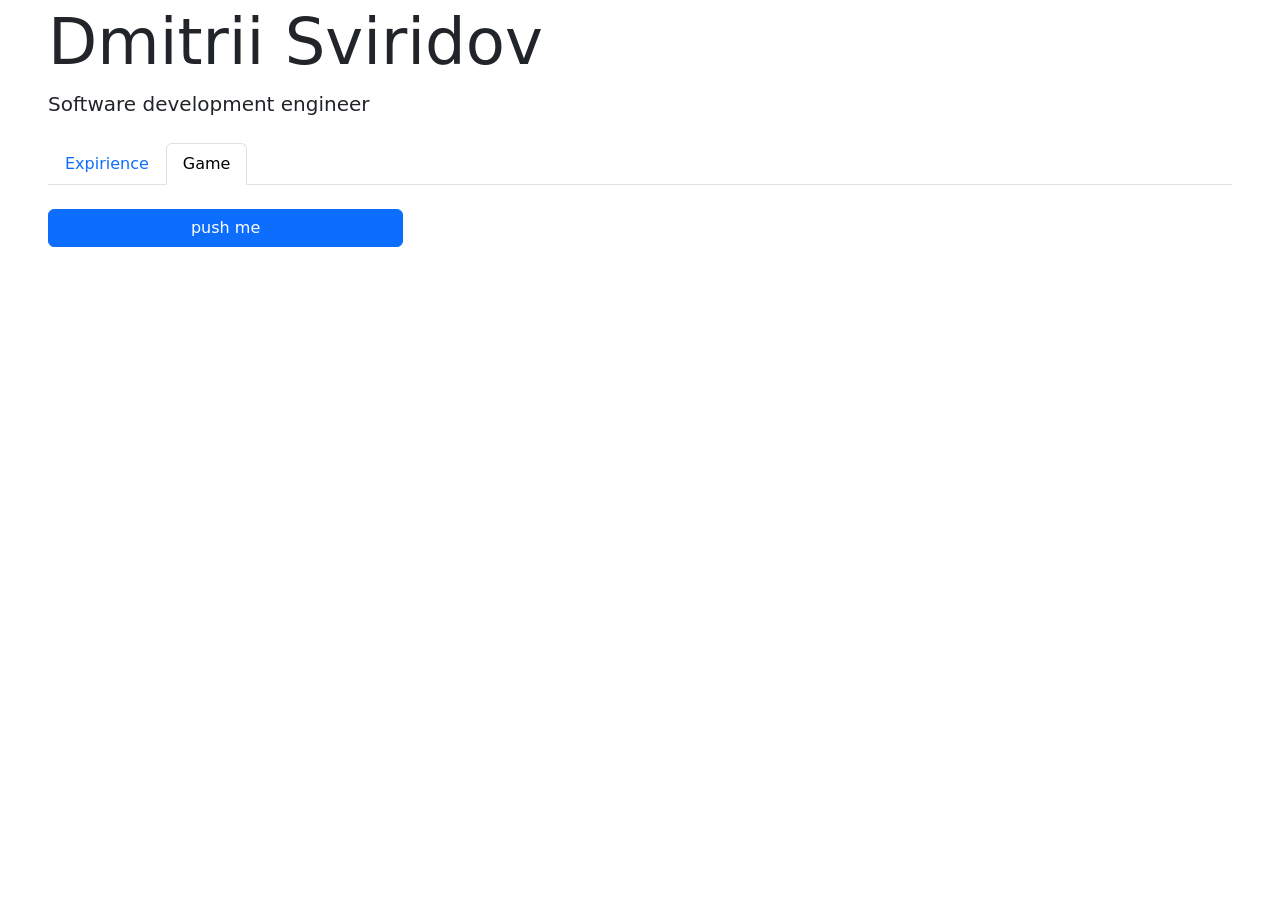
<file: game.html>
<!DOCTYPE html>
<html lang="en">

<head>
  <meta charset="utf-8">
  <meta name="viewport" content="width=device-width, initial-scale=1">
  <title>dsv | cv</title>
  <link href="https://cdn.jsdelivr.net/npm/bootstrap@5.3.3/dist/css/bootstrap.min.css" rel="stylesheet" integrity="sha384-QWTKZyjpPEjISv5WaRU9OFeRpok6YctnYmDr5pNlyT2bRjXh0JMhjY6hW+ALEwIH" crossorigin="anonymous">
</head>

<body>
    <div id="header_block" class="container-fluid px-5 py-1">
        <h3 class="display-3">Dmitrii Sviridov</h3>
        <p class="lead">Software development engineer</p>
    </div>
    <div id="nav-block" class="container-fluid px-5 py-1">
        <ul class="nav nav-tabs" id="nav-tabs">
            <li class="nav-item" id="nav-exp">
              <a class="nav-link" aria-current="page" href="index.html">Expirience</a>
            </li>
            <li class="nav-game">
              <a class="nav-link active" href="#">Game</a>
            </li>
          </ul>
    </div>
    <div id="content-block" class="container-fluid px-5 py-1 mt-3">
        <button id="strangeButton" type="button" onclick="onButtonPush()" class="btn btn-primary" style="min-width: 30%;">push me</button>
    </div>
    <script src="https://cdn.jsdelivr.net/npm/bootstrap@5.3.3/dist/js/bootstrap.bundle.min.js" integrity="sha384-YvpcrYf0tY3lHB60NNkmXc5s9fDVZLESaAA55NDzOxhy9GkcIdslK1eN7N6jIeHz" crossorigin="anonymous"></script>
    <script src="js/game.js"></script>
</body>

</html>
</file>
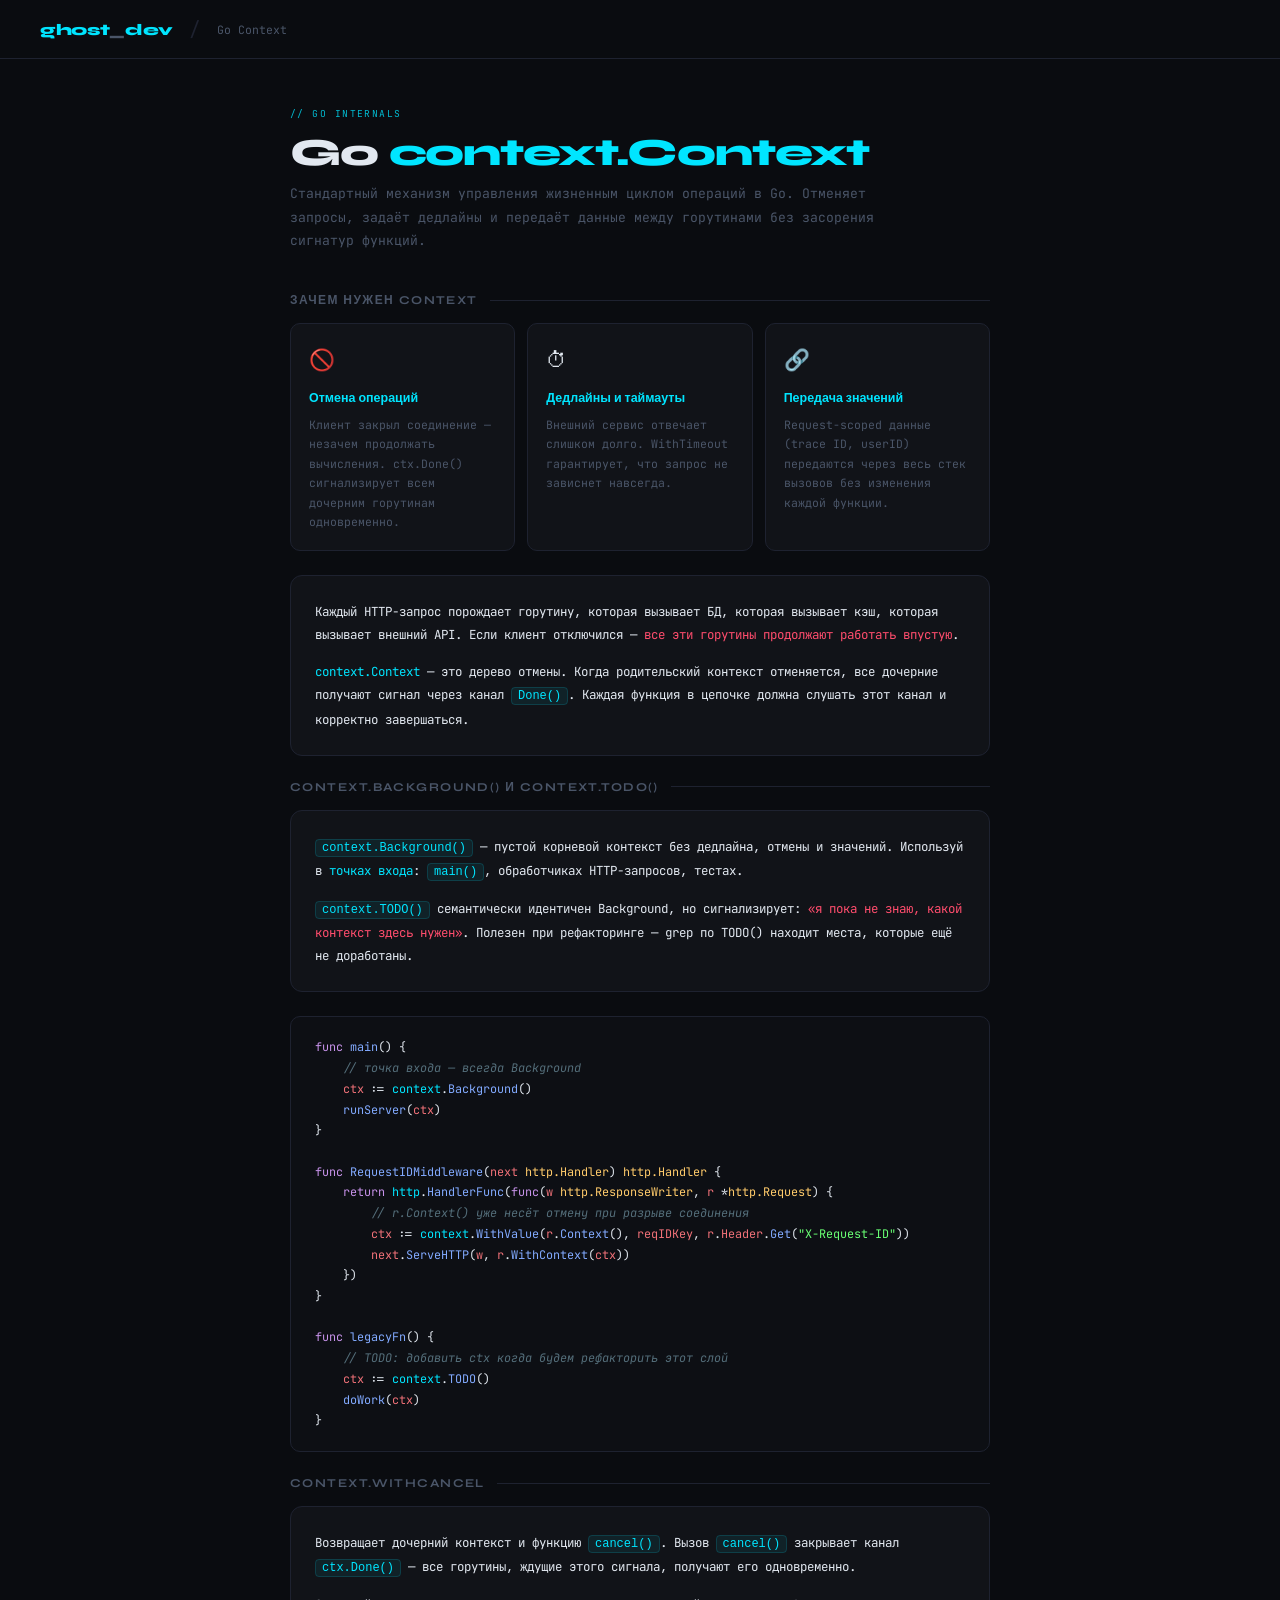
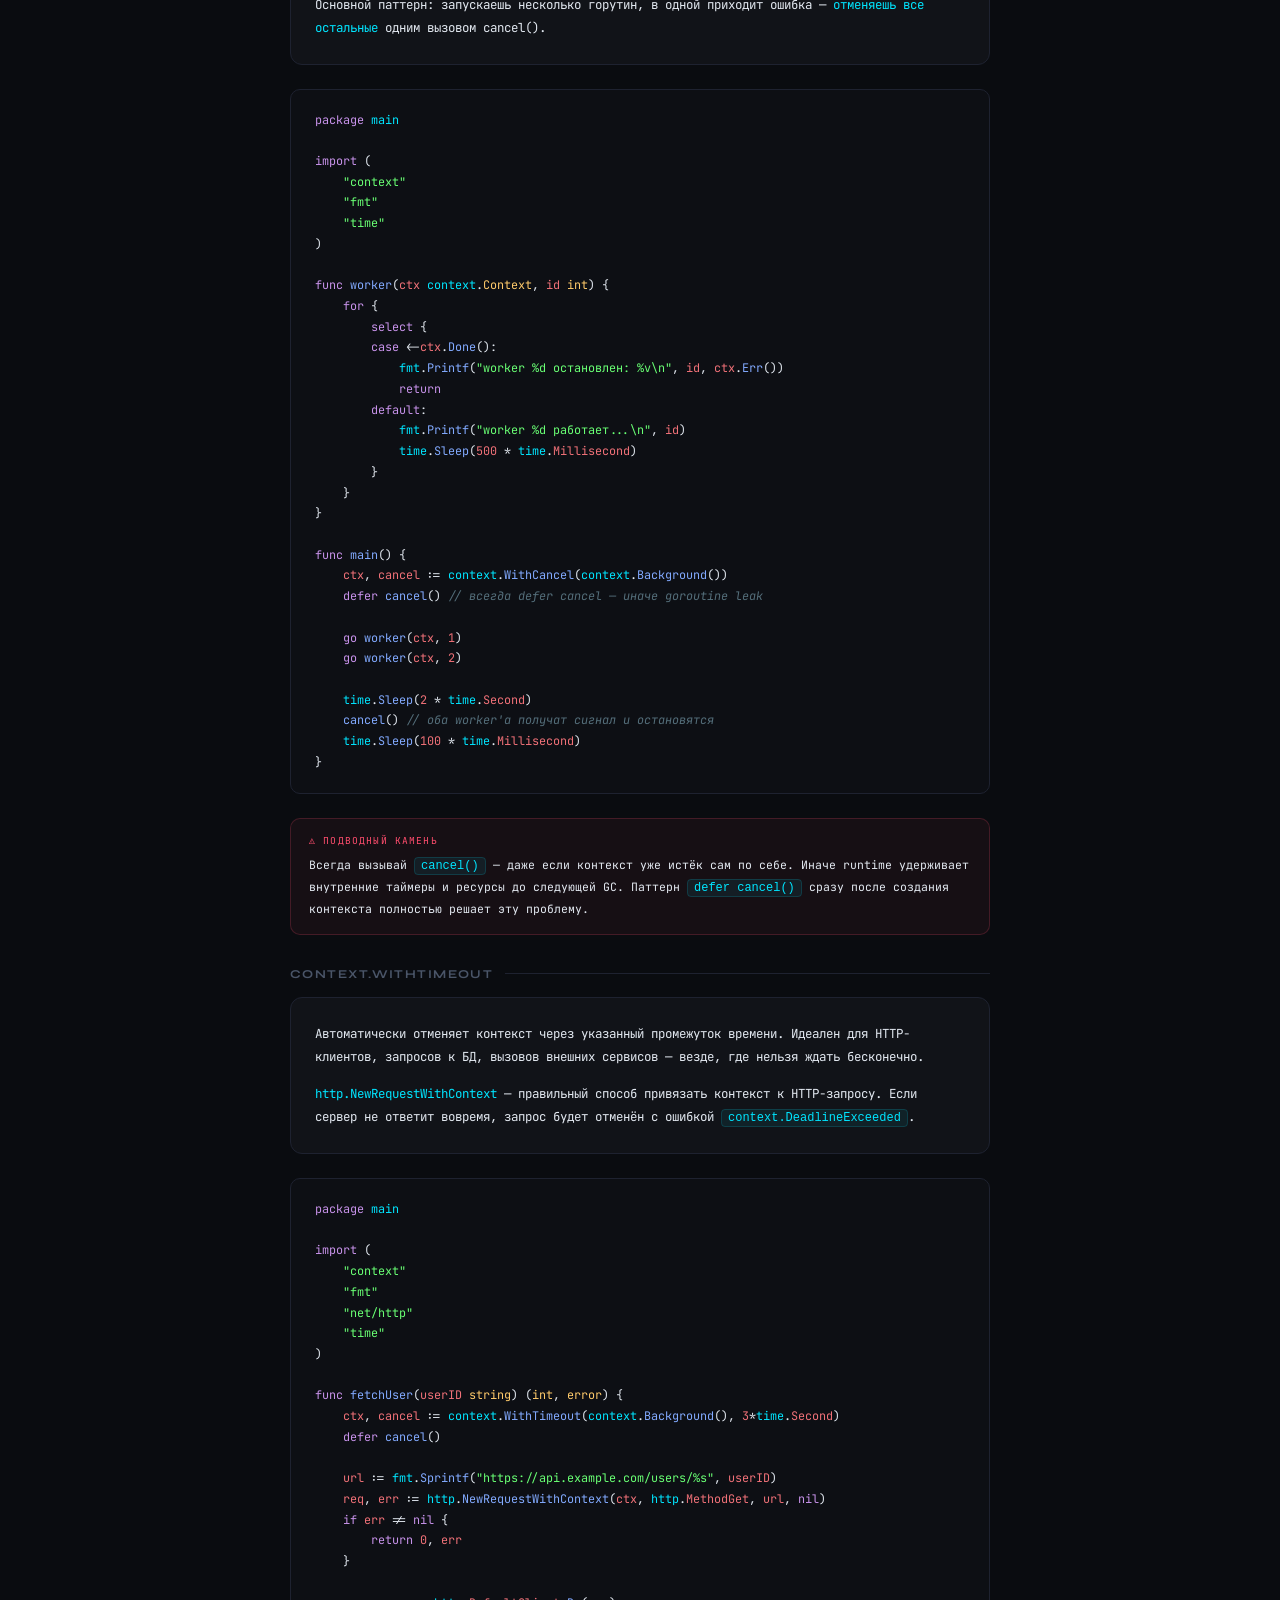
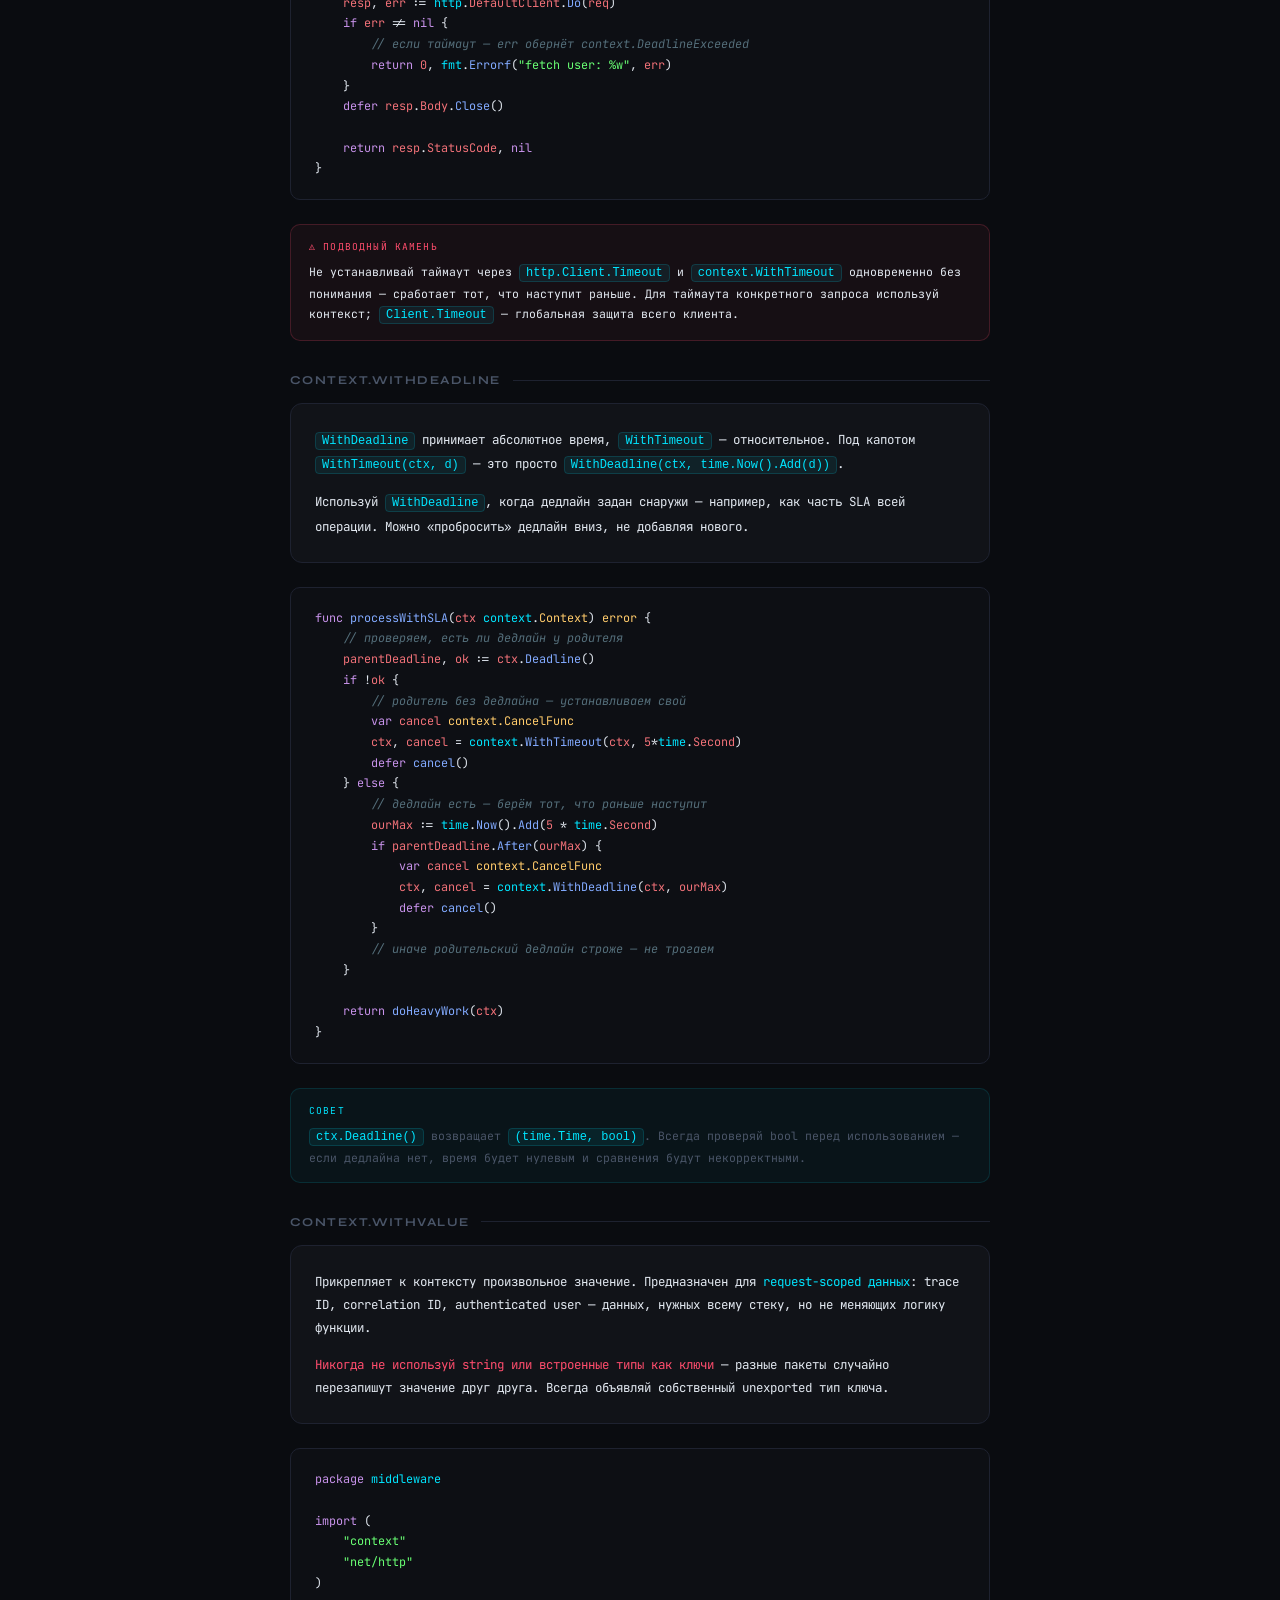
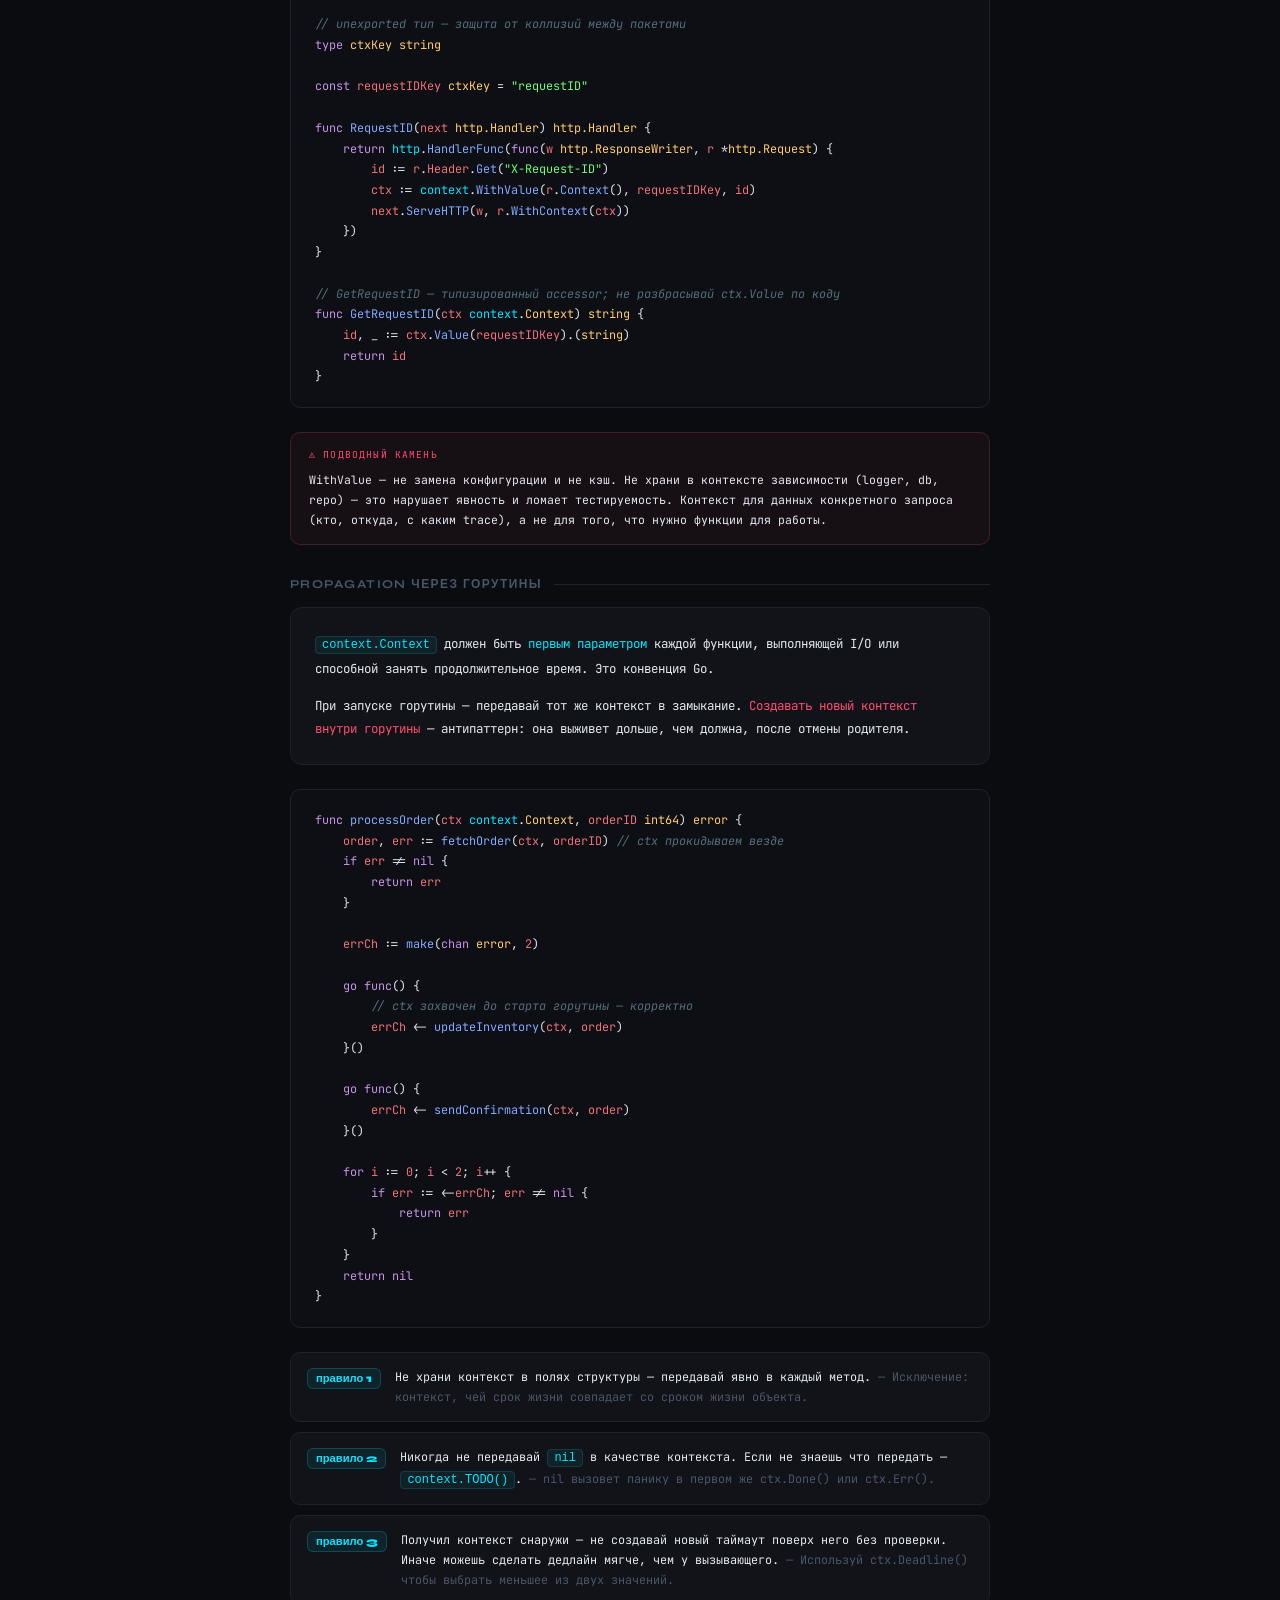
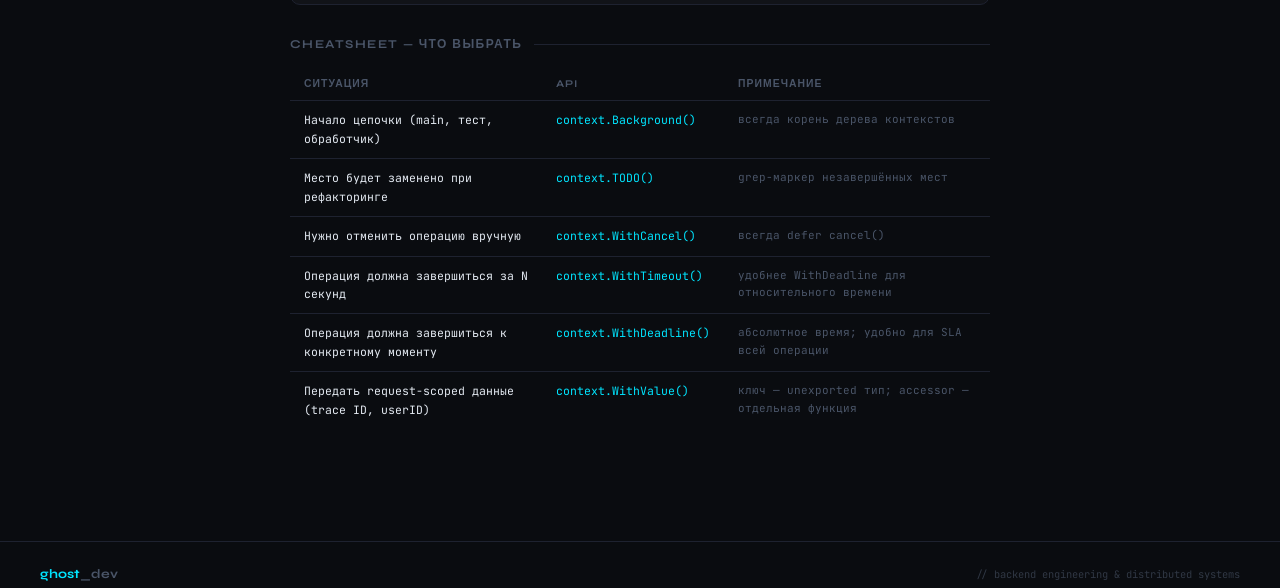
<file: go-context.html>
<!DOCTYPE html>
<html lang="ru">
<head>
<meta charset="UTF-8">
<meta name="viewport" content="width=device-width, initial-scale=1.0">
<title>Go Context — ghost_dev</title>
<link href="https://fonts.googleapis.com/css2?family=JetBrains+Mono:wght@400;600;700&family=Syne:wght@400;700;800&display=swap" rel="stylesheet">
<style>
  :root {
    --bg: #0a0c10;
    --surface: #111318;
    --border: #1e2230;
    --accent: #00e5ff;
    --accent2: #ff4d6d;
    --accent3: #69ff74;
    --text: #e2e8f0;
    --muted: #4a5568;
  }

  * { margin: 0; padding: 0; box-sizing: border-box; }

  body {
    background: var(--bg);
    color: var(--text);
    font-family: 'JetBrains Mono', monospace;
    min-height: 100vh;
  }

  /* ── NAV ── */
  nav {
    border-bottom: 1px solid var(--border);
    padding: 16px 40px;
    display: flex;
    align-items: center;
    gap: 16px;
  }

  .nav-logo {
    font-family: 'Syne', sans-serif;
    font-weight: 800;
    font-size: 1rem;
    color: var(--accent);
    text-decoration: none;
    letter-spacing: -0.02em;
  }

  .nav-logo span { color: var(--muted); }

  .nav-sep { color: var(--border); font-size: 1.2rem; }

  .nav-current {
    font-size: 0.72rem;
    color: var(--muted);
  }

  /* ── CONTENT ── */
  .content {
    max-width: 780px;
    margin: 0 auto;
    padding: 48px 40px 80px;
  }

  .page-tag {
    font-size: 0.6rem;
    color: var(--accent);
    letter-spacing: 0.15em;
    text-transform: uppercase;
    margin-bottom: 12px;
    opacity: 0.8;
  }

  h1 {
    font-family: 'Syne', sans-serif;
    font-weight: 800;
    font-size: clamp(1.6rem, 4vw, 2.4rem);
    color: var(--text);
    letter-spacing: -0.03em;
    margin-bottom: 8px;
    line-height: 1.1;
  }

  h1 .hl { color: var(--accent); }

  .lead {
    font-size: 0.82rem;
    color: var(--muted);
    line-height: 1.8;
    margin-bottom: 40px;
    max-width: 600px;
  }

  /* ── SECTION TITLE ── */
  .section-title {
    font-family: 'Syne', sans-serif;
    font-weight: 700;
    font-size: 0.75rem;
    color: var(--muted);
    text-transform: uppercase;
    letter-spacing: 0.12em;
    margin-bottom: 16px;
    display: flex;
    align-items: center;
    gap: 12px;
  }

  .section-title::after {
    content: '';
    flex: 1;
    height: 1px;
    background: var(--border);
  }

  /* ── EXPLANATION BLOCK ── */
  .explain {
    background: var(--surface);
    border: 1px solid var(--border);
    border-radius: 12px;
    padding: 24px;
    margin-bottom: 24px;
    font-size: 0.78rem;
    line-height: 1.85;
    color: var(--text);
  }

  .explain p { margin-bottom: 14px; }
  .explain p:last-child { margin-bottom: 0; }
  .explain .hl  { color: var(--accent); }
  .explain .err { color: var(--accent2); }
  .explain .ok  { color: var(--accent3); }

  .code-inline {
    background: rgba(0,229,255,0.07);
    border: 1px solid rgba(0,229,255,0.15);
    border-radius: 4px;
    padding: 1px 6px;
    font-size: 0.75rem;
    color: var(--accent);
  }

  /* ── CODE BLOCK ── */
  .code-block {
    background: #0d0f14;
    border: 1px solid var(--border);
    border-radius: 10px;
    padding: 20px 24px;
    overflow-x: auto;
    margin-bottom: 24px;
  }

  .code-block pre {
    font-family: 'JetBrains Mono', monospace;
    font-size: 0.74rem;
    line-height: 1.75;
    color: var(--text);
  }

  /* syntax highlight */
  .kw { color: #c792ea; }
  .fn { color: #82aaff; }
  .tp { color: #ffcb6b; }
  .st { color: var(--accent3); }
  .cm { color: #546e7a; font-style: italic; }
  .nm { color: #f07178; }
  .pk { color: var(--accent); }

  /* ── CARDS GRID ── */
  .cards-grid {
    display: grid;
    grid-template-columns: repeat(auto-fill, minmax(210px, 1fr));
    gap: 12px;
    margin-bottom: 24px;
  }

  .card {
    background: var(--surface);
    border: 1px solid var(--border);
    border-radius: 10px;
    padding: 18px;
    font-size: 0.72rem;
    line-height: 1.7;
  }

  .card-icon { font-size: 1.3rem; margin-bottom: 10px; }

  .card-title {
    font-family: 'Syne', sans-serif;
    font-weight: 700;
    font-size: 0.78rem;
    color: var(--accent);
    margin-bottom: 6px;
  }

  .card-desc { color: var(--muted); }

  /* ── PITFALL ── */
  .pitfall {
    background: rgba(255,77,109,0.05);
    border: 1px solid rgba(255,77,109,0.2);
    border-radius: 10px;
    padding: 14px 18px;
    margin-bottom: 32px;
    font-size: 0.72rem;
    line-height: 1.75;
    color: var(--text);
  }

  .pitfall-label {
    font-size: 0.6rem;
    color: var(--accent2);
    letter-spacing: 0.12em;
    text-transform: uppercase;
    margin-bottom: 6px;
  }

  /* ── NOTE ── */
  .note {
    background: rgba(0,229,255,0.04);
    border: 1px solid rgba(0,229,255,0.12);
    border-radius: 10px;
    padding: 14px 18px;
    margin-bottom: 32px;
    font-size: 0.72rem;
    line-height: 1.75;
    color: var(--muted);
  }

  .note-label {
    font-size: 0.6rem;
    color: var(--accent);
    letter-spacing: 0.12em;
    text-transform: uppercase;
    margin-bottom: 6px;
  }

  /* ── STEPS ── */
  .steps {
    display: flex;
    flex-direction: column;
    gap: 10px;
    margin-bottom: 32px;
  }

  .step {
    display: flex;
    gap: 14px;
    align-items: flex-start;
    background: var(--surface);
    border: 1px solid var(--border);
    border-radius: 10px;
    padding: 14px 16px;
  }

  .step-num {
    font-family: 'Syne', sans-serif;
    font-weight: 800;
    font-size: 0.7rem;
    color: var(--accent);
    background: rgba(0,229,255,0.08);
    border: 1px solid rgba(0,229,255,0.2);
    border-radius: 6px;
    padding: 3px 8px;
    flex-shrink: 0;
    white-space: nowrap;
    margin-top: 1px;
  }

  .step-text {
    font-size: 0.74rem;
    line-height: 1.7;
    color: var(--text);
  }

  .step-text .dim { color: var(--muted); }

  /* ── CHEATSHEET TABLE ── */
  .table-wrap {
    overflow-x: auto;
    margin-bottom: 32px;
  }

  table {
    width: 100%;
    border-collapse: collapse;
    font-size: 0.72rem;
  }

  thead th {
    font-family: 'Syne', sans-serif;
    font-weight: 700;
    font-size: 0.65rem;
    text-transform: uppercase;
    letter-spacing: 0.1em;
    color: var(--muted);
    border-bottom: 1px solid var(--border);
    padding: 10px 14px;
    text-align: left;
  }

  tbody td {
    padding: 10px 14px;
    border-bottom: 1px solid var(--border);
    color: var(--text);
    line-height: 1.6;
    vertical-align: top;
  }

  tbody tr:last-child td { border-bottom: none; }
  tbody tr:hover td { background: var(--surface); }

  td.api { color: var(--accent); }
  td.when { color: var(--muted); font-size: 0.69rem; }

  /* ── FOOTER ── */
  footer {
    border-top: 1px solid var(--border);
    padding: 24px 40px;
    display: flex;
    justify-content: space-between;
    align-items: center;
    flex-wrap: wrap;
    gap: 12px;
  }

  .footer-brand {
    font-family: 'Syne', sans-serif;
    font-weight: 700;
    font-size: 0.8rem;
    color: var(--muted);
  }

  .footer-brand span { color: var(--accent); }

  .footer-note {
    font-size: 0.65rem;
    color: var(--muted);
    opacity: 0.6;
  }
</style>
</head>
<body>

<nav>
  <a href="index.html" class="nav-logo">ghost<span>_</span>dev</a>
  <span class="nav-sep">/</span>
  <span class="nav-current">Go Context</span>
</nav>

<div class="content">
  <div class="page-tag">// go internals</div>
  <h1>Go <span class="hl">context.Context</span></h1>
  <p class="lead">
    Стандартный механизм управления жизненным циклом операций в Go. Отменяет запросы, задаёт дедлайны и передаёт данные между горутинами без засорения сигнатур функций.
  </p>

  <!-- зачем нужен context -->
  <div class="section-title">зачем нужен context</div>
  <div class="cards-grid">
    <div class="card">
      <div class="card-icon">🚫</div>
      <div class="card-title">Отмена операций</div>
      <div class="card-desc">Клиент закрыл соединение — незачем продолжать вычисления. ctx.Done() сигнализирует всем дочерним горутинам одновременно.</div>
    </div>
    <div class="card">
      <div class="card-icon">⏱</div>
      <div class="card-title">Дедлайны и таймауты</div>
      <div class="card-desc">Внешний сервис отвечает слишком долго. WithTimeout гарантирует, что запрос не зависнет навсегда.</div>
    </div>
    <div class="card">
      <div class="card-icon">🔗</div>
      <div class="card-title">Передача значений</div>
      <div class="card-desc">Request-scoped данные (trace ID, userID) передаются через весь стек вызовов без изменения каждой функции.</div>
    </div>
  </div>
  <div class="explain">
    <p>
      Каждый HTTP-запрос порождает горутину, которая вызывает БД, которая вызывает кэш, которая вызывает внешний API.
      Если клиент отключился — <span class="err">все эти горутины продолжают работать впустую</span>.
    </p>
    <p>
      <span class="hl">context.Context</span> — это дерево отмены. Когда родительский контекст отменяется,
      все дочерние получают сигнал через канал <code class="code-inline">Done()</code>.
      Каждая функция в цепочке должна слушать этот канал и корректно завершаться.
    </p>
  </div>

  <!-- Background и TODO -->
  <div class="section-title">context.Background() и context.TODO()</div>
  <div class="explain">
    <p>
      <code class="code-inline">context.Background()</code> — пустой корневой контекст без дедлайна, отмены и значений.
      Используй в <span class="hl">точках входа</span>: <code class="code-inline">main()</code>, обработчиках HTTP-запросов, тестах.
    </p>
    <p>
      <code class="code-inline">context.TODO()</code> семантически идентичен Background, но сигнализирует:
      <span class="err">«я пока не знаю, какой контекст здесь нужен»</span>.
      Полезен при рефакторинге — grep по TODO() находит места, которые ещё не доработаны.
    </p>
  </div>
  <div class="code-block"><pre>
<span class="kw">func</span> <span class="fn">main</span>() {
    <span class="cm">// точка входа — всегда Background</span>
    <span class="nm">ctx</span> := <span class="pk">context</span>.<span class="fn">Background</span>()
    <span class="fn">runServer</span>(<span class="nm">ctx</span>)
}

<span class="kw">func</span> <span class="fn">RequestIDMiddleware</span>(<span class="nm">next</span> <span class="tp">http.Handler</span>) <span class="tp">http.Handler</span> {
    <span class="kw">return</span> <span class="pk">http</span>.<span class="fn">HandlerFunc</span>(<span class="kw">func</span>(<span class="nm">w</span> <span class="tp">http.ResponseWriter</span>, <span class="nm">r</span> *<span class="tp">http.Request</span>) {
        <span class="cm">// r.Context() уже несёт отмену при разрыве соединения</span>
        <span class="nm">ctx</span> := <span class="pk">context</span>.<span class="fn">WithValue</span>(<span class="nm">r</span>.<span class="fn">Context</span>(), <span class="nm">reqIDKey</span>, <span class="nm">r</span>.<span class="nm">Header</span>.<span class="fn">Get</span>(<span class="st">"X-Request-ID"</span>))
        <span class="nm">next</span>.<span class="fn">ServeHTTP</span>(<span class="nm">w</span>, <span class="nm">r</span>.<span class="fn">WithContext</span>(<span class="nm">ctx</span>))
    })
}

<span class="kw">func</span> <span class="fn">legacyFn</span>() {
    <span class="cm">// TODO: добавить ctx когда будем рефакторить этот слой</span>
    <span class="nm">ctx</span> := <span class="pk">context</span>.<span class="fn">TODO</span>()
    <span class="fn">doWork</span>(<span class="nm">ctx</span>)
}</pre></div>

  <!-- WithCancel -->
  <div class="section-title">context.WithCancel</div>
  <div class="explain">
    <p>
      Возвращает дочерний контекст и функцию <code class="code-inline">cancel()</code>.
      Вызов <code class="code-inline">cancel()</code> закрывает канал <code class="code-inline">ctx.Done()</code> —
      все горутины, ждущие этого сигнала, получают его одновременно.
    </p>
    <p>
      Основной паттерн: запускаешь несколько горутин, в одной приходит ошибка —
      <span class="hl">отменяешь все остальные</span> одним вызовом cancel().
    </p>
  </div>
  <div class="code-block"><pre>
<span class="kw">package</span> <span class="pk">main</span>

<span class="kw">import</span> (
    <span class="st">"context"</span>
    <span class="st">"fmt"</span>
    <span class="st">"time"</span>
)

<span class="kw">func</span> <span class="fn">worker</span>(<span class="nm">ctx</span> <span class="pk">context</span>.<span class="tp">Context</span>, <span class="nm">id</span> <span class="tp">int</span>) {
    <span class="kw">for</span> {
        <span class="kw">select</span> {
        <span class="kw">case</span> &lt;-<span class="nm">ctx</span>.<span class="fn">Done</span>():
            <span class="pk">fmt</span>.<span class="fn">Printf</span>(<span class="st">"worker %d остановлен: %v\n"</span>, <span class="nm">id</span>, <span class="nm">ctx</span>.<span class="fn">Err</span>())
            <span class="kw">return</span>
        <span class="kw">default</span>:
            <span class="pk">fmt</span>.<span class="fn">Printf</span>(<span class="st">"worker %d работает...\n"</span>, <span class="nm">id</span>)
            <span class="pk">time</span>.<span class="fn">Sleep</span>(<span class="nm">500</span> * <span class="pk">time</span>.<span class="nm">Millisecond</span>)
        }
    }
}

<span class="kw">func</span> <span class="fn">main</span>() {
    <span class="nm">ctx</span>, <span class="nm">cancel</span> := <span class="pk">context</span>.<span class="fn">WithCancel</span>(<span class="pk">context</span>.<span class="fn">Background</span>())
    <span class="kw">defer</span> <span class="fn">cancel</span>() <span class="cm">// всегда defer cancel — иначе goroutine leak</span>

    <span class="kw">go</span> <span class="fn">worker</span>(<span class="nm">ctx</span>, <span class="nm">1</span>)
    <span class="kw">go</span> <span class="fn">worker</span>(<span class="nm">ctx</span>, <span class="nm">2</span>)

    <span class="pk">time</span>.<span class="fn">Sleep</span>(<span class="nm">2</span> * <span class="pk">time</span>.<span class="nm">Second</span>)
    <span class="fn">cancel</span>() <span class="cm">// оба worker'а получат сигнал и остановятся</span>
    <span class="pk">time</span>.<span class="fn">Sleep</span>(<span class="nm">100</span> * <span class="pk">time</span>.<span class="nm">Millisecond</span>)
}</pre></div>
  <div class="pitfall">
    <div class="pitfall-label">⚠ подводный камень</div>
    Всегда вызывай <code class="code-inline">cancel()</code> — даже если контекст уже истёк сам по себе. Иначе runtime удерживает внутренние таймеры и ресурсы до следующей GC. Паттерн <code class="code-inline">defer cancel()</code> сразу после создания контекста полностью решает эту проблему.
  </div>

  <!-- WithTimeout -->
  <div class="section-title">context.WithTimeout</div>
  <div class="explain">
    <p>
      Автоматически отменяет контекст через указанный промежуток времени.
      Идеален для HTTP-клиентов, запросов к БД, вызовов внешних сервисов —
      везде, где нельзя ждать бесконечно.
    </p>
    <p>
      <span class="hl">http.NewRequestWithContext</span> — правильный способ привязать контекст к HTTP-запросу.
      Если сервер не ответит вовремя, запрос будет отменён с ошибкой
      <code class="code-inline">context.DeadlineExceeded</code>.
    </p>
  </div>
  <div class="code-block"><pre>
<span class="kw">package</span> <span class="pk">main</span>

<span class="kw">import</span> (
    <span class="st">"context"</span>
    <span class="st">"fmt"</span>
    <span class="st">"net/http"</span>
    <span class="st">"time"</span>
)

<span class="kw">func</span> <span class="fn">fetchUser</span>(<span class="nm">userID</span> <span class="tp">string</span>) (<span class="tp">int</span>, <span class="tp">error</span>) {
    <span class="nm">ctx</span>, <span class="nm">cancel</span> := <span class="pk">context</span>.<span class="fn">WithTimeout</span>(<span class="pk">context</span>.<span class="fn">Background</span>(), <span class="nm">3</span>*<span class="pk">time</span>.<span class="nm">Second</span>)
    <span class="kw">defer</span> <span class="fn">cancel</span>()

    <span class="nm">url</span> := <span class="pk">fmt</span>.<span class="fn">Sprintf</span>(<span class="st">"https://api.example.com/users/%s"</span>, <span class="nm">userID</span>)
    <span class="nm">req</span>, <span class="nm">err</span> := <span class="pk">http</span>.<span class="fn">NewRequestWithContext</span>(<span class="nm">ctx</span>, <span class="pk">http</span>.<span class="nm">MethodGet</span>, <span class="nm">url</span>, <span class="kw">nil</span>)
    <span class="kw">if</span> <span class="nm">err</span> != <span class="kw">nil</span> {
        <span class="kw">return</span> <span class="nm">0</span>, <span class="nm">err</span>
    }

    <span class="nm">resp</span>, <span class="nm">err</span> := <span class="pk">http</span>.<span class="nm">DefaultClient</span>.<span class="fn">Do</span>(<span class="nm">req</span>)
    <span class="kw">if</span> <span class="nm">err</span> != <span class="kw">nil</span> {
        <span class="cm">// если таймаут — err обернёт context.DeadlineExceeded</span>
        <span class="kw">return</span> <span class="nm">0</span>, <span class="pk">fmt</span>.<span class="fn">Errorf</span>(<span class="st">"fetch user: %w"</span>, <span class="nm">err</span>)
    }
    <span class="kw">defer</span> <span class="nm">resp</span>.<span class="nm">Body</span>.<span class="fn">Close</span>()

    <span class="kw">return</span> <span class="nm">resp</span>.<span class="nm">StatusCode</span>, <span class="kw">nil</span>
}</pre></div>
  <div class="pitfall">
    <div class="pitfall-label">⚠ подводный камень</div>
    Не устанавливай таймаут через <code class="code-inline">http.Client.Timeout</code> и <code class="code-inline">context.WithTimeout</code> одновременно без понимания — сработает тот, что наступит раньше. Для таймаута конкретного запроса используй контекст; <code class="code-inline">Client.Timeout</code> — глобальная защита всего клиента.
  </div>

  <!-- WithDeadline -->
  <div class="section-title">context.WithDeadline</div>
  <div class="explain">
    <p>
      <code class="code-inline">WithDeadline</code> принимает абсолютное время,
      <code class="code-inline">WithTimeout</code> — относительное. Под капотом
      <code class="code-inline">WithTimeout(ctx, d)</code> — это просто
      <code class="code-inline">WithDeadline(ctx, time.Now().Add(d))</code>.
    </p>
    <p>
      Используй <code class="code-inline">WithDeadline</code>, когда дедлайн задан снаружи —
      например, как часть SLA всей операции. Можно «пробросить» дедлайн вниз, не добавляя нового.
    </p>
  </div>
  <div class="code-block"><pre>
<span class="kw">func</span> <span class="fn">processWithSLA</span>(<span class="nm">ctx</span> <span class="pk">context</span>.<span class="tp">Context</span>) <span class="tp">error</span> {
    <span class="cm">// проверяем, есть ли дедлайн у родителя</span>
    <span class="nm">parentDeadline</span>, <span class="nm">ok</span> := <span class="nm">ctx</span>.<span class="fn">Deadline</span>()
    <span class="kw">if</span> !<span class="nm">ok</span> {
        <span class="cm">// родитель без дедлайна — устанавливаем свой</span>
        <span class="kw">var</span> <span class="nm">cancel</span> <span class="tp">context.CancelFunc</span>
        <span class="nm">ctx</span>, <span class="nm">cancel</span> = <span class="pk">context</span>.<span class="fn">WithTimeout</span>(<span class="nm">ctx</span>, <span class="nm">5</span>*<span class="pk">time</span>.<span class="nm">Second</span>)
        <span class="kw">defer</span> <span class="fn">cancel</span>()
    } <span class="kw">else</span> {
        <span class="cm">// дедлайн есть — берём тот, что раньше наступит</span>
        <span class="nm">ourMax</span> := <span class="pk">time</span>.<span class="fn">Now</span>().<span class="fn">Add</span>(<span class="nm">5</span> * <span class="pk">time</span>.<span class="nm">Second</span>)
        <span class="kw">if</span> <span class="nm">parentDeadline</span>.<span class="fn">After</span>(<span class="nm">ourMax</span>) {
            <span class="kw">var</span> <span class="nm">cancel</span> <span class="tp">context.CancelFunc</span>
            <span class="nm">ctx</span>, <span class="nm">cancel</span> = <span class="pk">context</span>.<span class="fn">WithDeadline</span>(<span class="nm">ctx</span>, <span class="nm">ourMax</span>)
            <span class="kw">defer</span> <span class="fn">cancel</span>()
        }
        <span class="cm">// иначе родительский дедлайн строже — не трогаем</span>
    }

    <span class="kw">return</span> <span class="fn">doHeavyWork</span>(<span class="nm">ctx</span>)
}</pre></div>
  <div class="note">
    <div class="note-label">совет</div>
    <code class="code-inline">ctx.Deadline()</code> возвращает <code class="code-inline">(time.Time, bool)</code>. Всегда проверяй bool перед использованием — если дедлайна нет, время будет нулевым и сравнения будут некорректными.
  </div>

  <!-- WithValue -->
  <div class="section-title">context.WithValue</div>
  <div class="explain">
    <p>
      Прикрепляет к контексту произвольное значение.
      Предназначен для <span class="hl">request-scoped данных</span>: trace ID, correlation ID,
      authenticated user — данных, нужных всему стеку, но не меняющих логику функции.
    </p>
    <p>
      <span class="err">Никогда не используй string или встроенные типы как ключи</span> —
      разные пакеты случайно перезапишут значение друг друга.
      Всегда объявляй собственный unexported тип ключа.
    </p>
  </div>
  <div class="code-block"><pre>
<span class="kw">package</span> <span class="pk">middleware</span>

<span class="kw">import</span> (
    <span class="st">"context"</span>
    <span class="st">"net/http"</span>
)

<span class="cm">// unexported тип — защита от коллизий между пакетами</span>
<span class="kw">type</span> <span class="tp">ctxKey</span> <span class="tp">string</span>

<span class="kw">const</span> <span class="nm">requestIDKey</span> <span class="tp">ctxKey</span> = <span class="st">"requestID"</span>

<span class="kw">func</span> <span class="fn">RequestID</span>(<span class="nm">next</span> <span class="tp">http.Handler</span>) <span class="tp">http.Handler</span> {
    <span class="kw">return</span> <span class="pk">http</span>.<span class="fn">HandlerFunc</span>(<span class="kw">func</span>(<span class="nm">w</span> <span class="tp">http.ResponseWriter</span>, <span class="nm">r</span> *<span class="tp">http.Request</span>) {
        <span class="nm">id</span> := <span class="nm">r</span>.<span class="nm">Header</span>.<span class="fn">Get</span>(<span class="st">"X-Request-ID"</span>)
        <span class="nm">ctx</span> := <span class="pk">context</span>.<span class="fn">WithValue</span>(<span class="nm">r</span>.<span class="fn">Context</span>(), <span class="nm">requestIDKey</span>, <span class="nm">id</span>)
        <span class="nm">next</span>.<span class="fn">ServeHTTP</span>(<span class="nm">w</span>, <span class="nm">r</span>.<span class="fn">WithContext</span>(<span class="nm">ctx</span>))
    })
}

<span class="cm">// GetRequestID — типизированный accessor; не разбрасывай ctx.Value по коду</span>
<span class="kw">func</span> <span class="fn">GetRequestID</span>(<span class="nm">ctx</span> <span class="pk">context</span>.<span class="tp">Context</span>) <span class="tp">string</span> {
    <span class="nm">id</span>, _ := <span class="nm">ctx</span>.<span class="fn">Value</span>(<span class="nm">requestIDKey</span>).(<span class="tp">string</span>)
    <span class="kw">return</span> <span class="nm">id</span>
}</pre></div>
  <div class="pitfall">
    <div class="pitfall-label">⚠ подводный камень</div>
    WithValue — не замена конфигурации и не кэш. Не храни в контексте зависимости (logger, db, repo) — это нарушает явность и ломает тестируемость. Контекст для данных конкретного запроса (кто, откуда, с каким trace), а не для того, что нужно функции для работы.
  </div>

  <!-- Propagation -->
  <div class="section-title">propagation через горутины</div>
  <div class="explain">
    <p>
      <code class="code-inline">context.Context</code> должен быть <span class="hl">первым параметром</span>
      каждой функции, выполняющей I/O или способной занять продолжительное время. Это конвенция Go.
    </p>
    <p>
      При запуске горутины — передавай тот же контекст в замыкание.
      <span class="err">Создавать новый контекст внутри горутины</span> — антипаттерн: она выживет дольше,
      чем должна, после отмены родителя.
    </p>
  </div>
  <div class="code-block"><pre>
<span class="kw">func</span> <span class="fn">processOrder</span>(<span class="nm">ctx</span> <span class="pk">context</span>.<span class="tp">Context</span>, <span class="nm">orderID</span> <span class="tp">int64</span>) <span class="tp">error</span> {
    <span class="nm">order</span>, <span class="nm">err</span> := <span class="fn">fetchOrder</span>(<span class="nm">ctx</span>, <span class="nm">orderID</span>) <span class="cm">// ctx прокидываем везде</span>
    <span class="kw">if</span> <span class="nm">err</span> != <span class="kw">nil</span> {
        <span class="kw">return</span> <span class="nm">err</span>
    }

    <span class="nm">errCh</span> := <span class="fn">make</span>(<span class="kw">chan</span> <span class="tp">error</span>, <span class="nm">2</span>)

    <span class="kw">go</span> <span class="kw">func</span>() {
        <span class="cm">// ctx захвачен до старта горутины — корректно</span>
        <span class="nm">errCh</span> &lt;- <span class="fn">updateInventory</span>(<span class="nm">ctx</span>, <span class="nm">order</span>)
    }()

    <span class="kw">go</span> <span class="kw">func</span>() {
        <span class="nm">errCh</span> &lt;- <span class="fn">sendConfirmation</span>(<span class="nm">ctx</span>, <span class="nm">order</span>)
    }()

    <span class="kw">for</span> <span class="nm">i</span> := <span class="nm">0</span>; <span class="nm">i</span> &lt; <span class="nm">2</span>; <span class="nm">i</span>++ {
        <span class="kw">if</span> <span class="nm">err</span> := &lt;-<span class="nm">errCh</span>; <span class="nm">err</span> != <span class="kw">nil</span> {
            <span class="kw">return</span> <span class="nm">err</span>
        }
    }
    <span class="kw">return</span> <span class="kw">nil</span>
}</pre></div>
  <div class="steps">
    <div class="step">
      <span class="step-num">правило 1</span>
      <div class="step-text">
        Не храни контекст в полях структуры — передавай явно в каждый метод.
        <span class="dim">— Исключение: контекст, чей срок жизни совпадает со сроком жизни объекта.</span>
      </div>
    </div>
    <div class="step">
      <span class="step-num">правило 2</span>
      <div class="step-text">
        Никогда не передавай <code class="code-inline">nil</code> в качестве контекста. Если не знаешь что передать — <code class="code-inline">context.TODO()</code>.
        <span class="dim">— nil вызовет панику в первом же ctx.Done() или ctx.Err().</span>
      </div>
    </div>
    <div class="step">
      <span class="step-num">правило 3</span>
      <div class="step-text">
        Получил контекст снаружи — не создавай новый таймаут поверх него без проверки. Иначе можешь сделать дедлайн мягче, чем у вызывающего.
        <span class="dim">— Используй ctx.Deadline() чтобы выбрать меньшее из двух значений.</span>
      </div>
    </div>
  </div>

  <!-- CHEATSHEET -->
  <div class="section-title">cheatsheet — что выбрать</div>
  <div class="table-wrap">
    <table>
      <thead>
        <tr>
          <th>ситуация</th>
          <th>API</th>
          <th>примечание</th>
        </tr>
      </thead>
      <tbody>
        <tr>
          <td>Начало цепочки (main, тест, обработчик)</td>
          <td class="api">context.Background()</td>
          <td class="when">всегда корень дерева контекстов</td>
        </tr>
        <tr>
          <td>Место будет заменено при рефакторинге</td>
          <td class="api">context.TODO()</td>
          <td class="when">grep-маркер незавершённых мест</td>
        </tr>
        <tr>
          <td>Нужно отменить операцию вручную</td>
          <td class="api">context.WithCancel()</td>
          <td class="when">всегда defer cancel()</td>
        </tr>
        <tr>
          <td>Операция должна завершиться за N секунд</td>
          <td class="api">context.WithTimeout()</td>
          <td class="when">удобнее WithDeadline для относительного времени</td>
        </tr>
        <tr>
          <td>Операция должна завершиться к конкретному моменту</td>
          <td class="api">context.WithDeadline()</td>
          <td class="when">абсолютное время; удобно для SLA всей операции</td>
        </tr>
        <tr>
          <td>Передать request-scoped данные (trace ID, userID)</td>
          <td class="api">context.WithValue()</td>
          <td class="when">ключ — unexported тип; accessor — отдельная функция</td>
        </tr>
      </tbody>
    </table>
  </div>

</div>

<footer>
  <div class="footer-brand"><span>ghost</span>_dev</div>
  <div class="footer-note">// backend engineering &amp; distributed systems</div>
</footer>

</body>
</html>
</file>
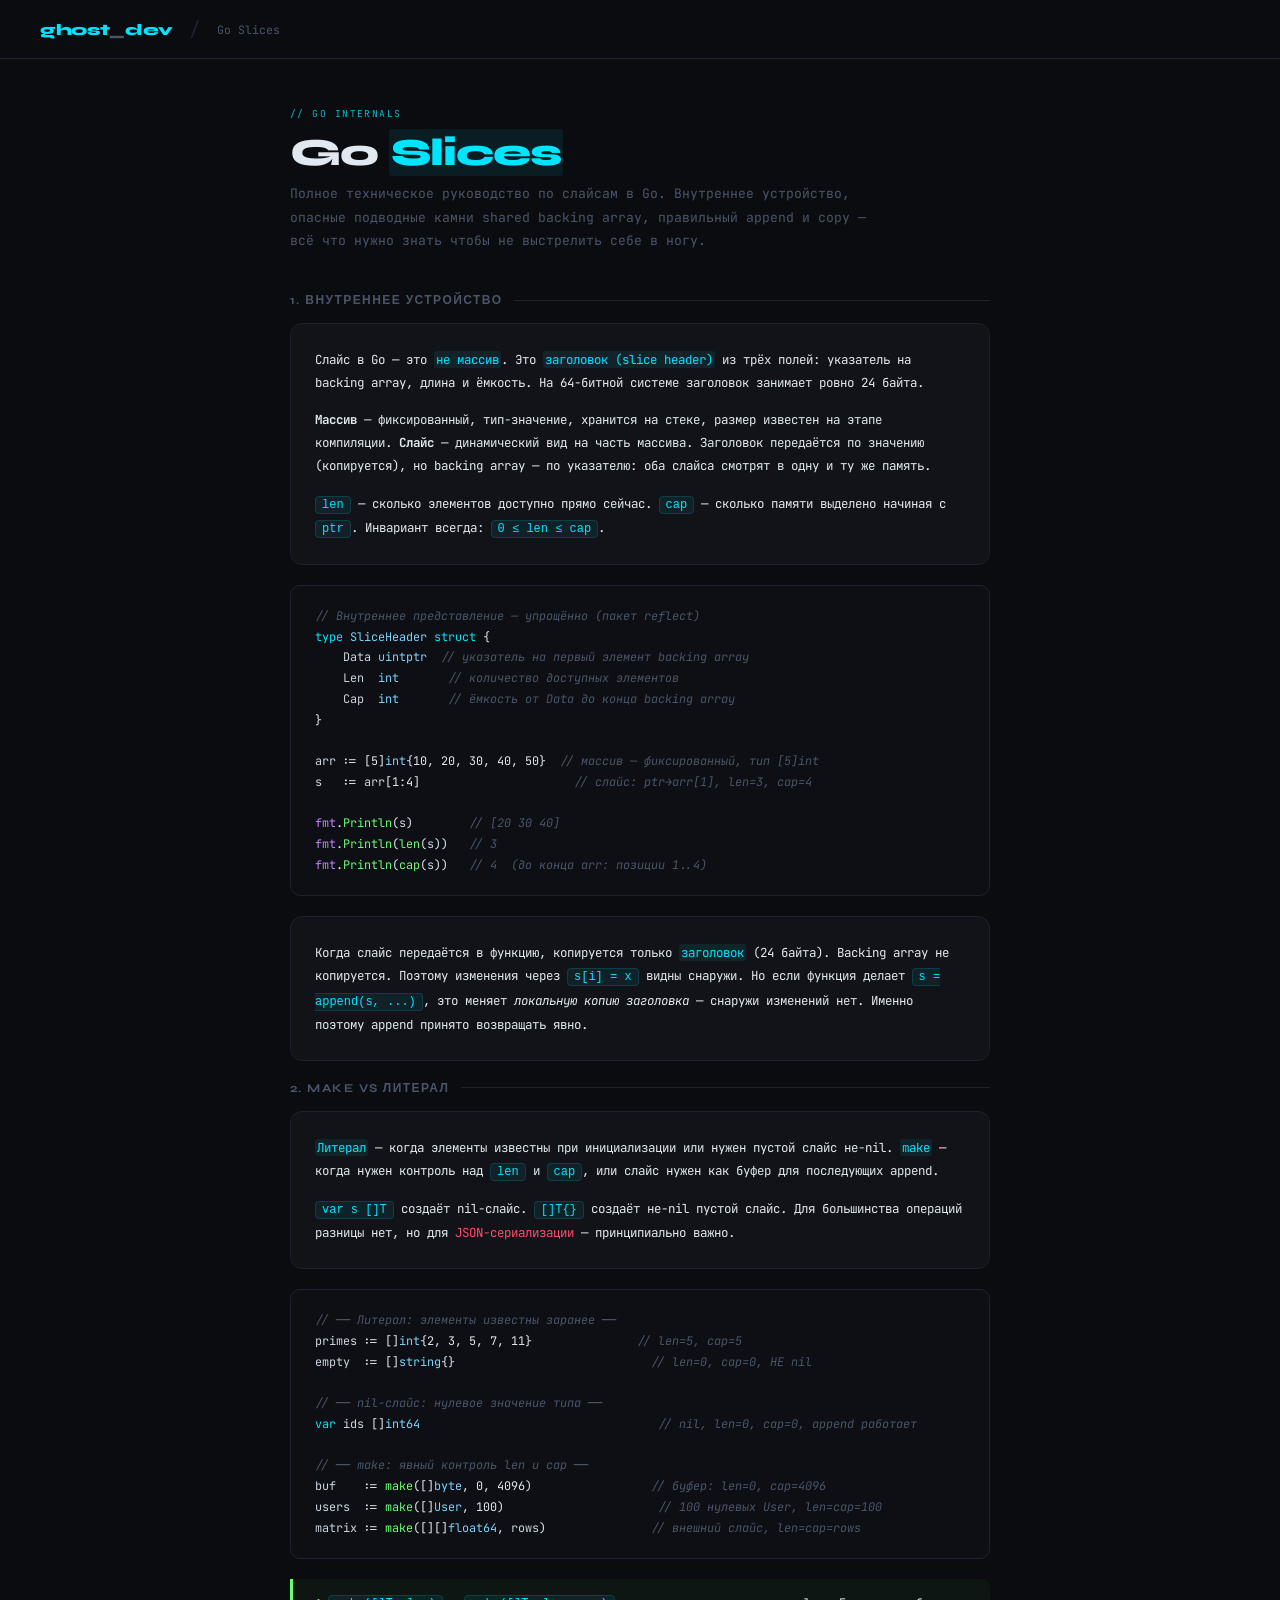
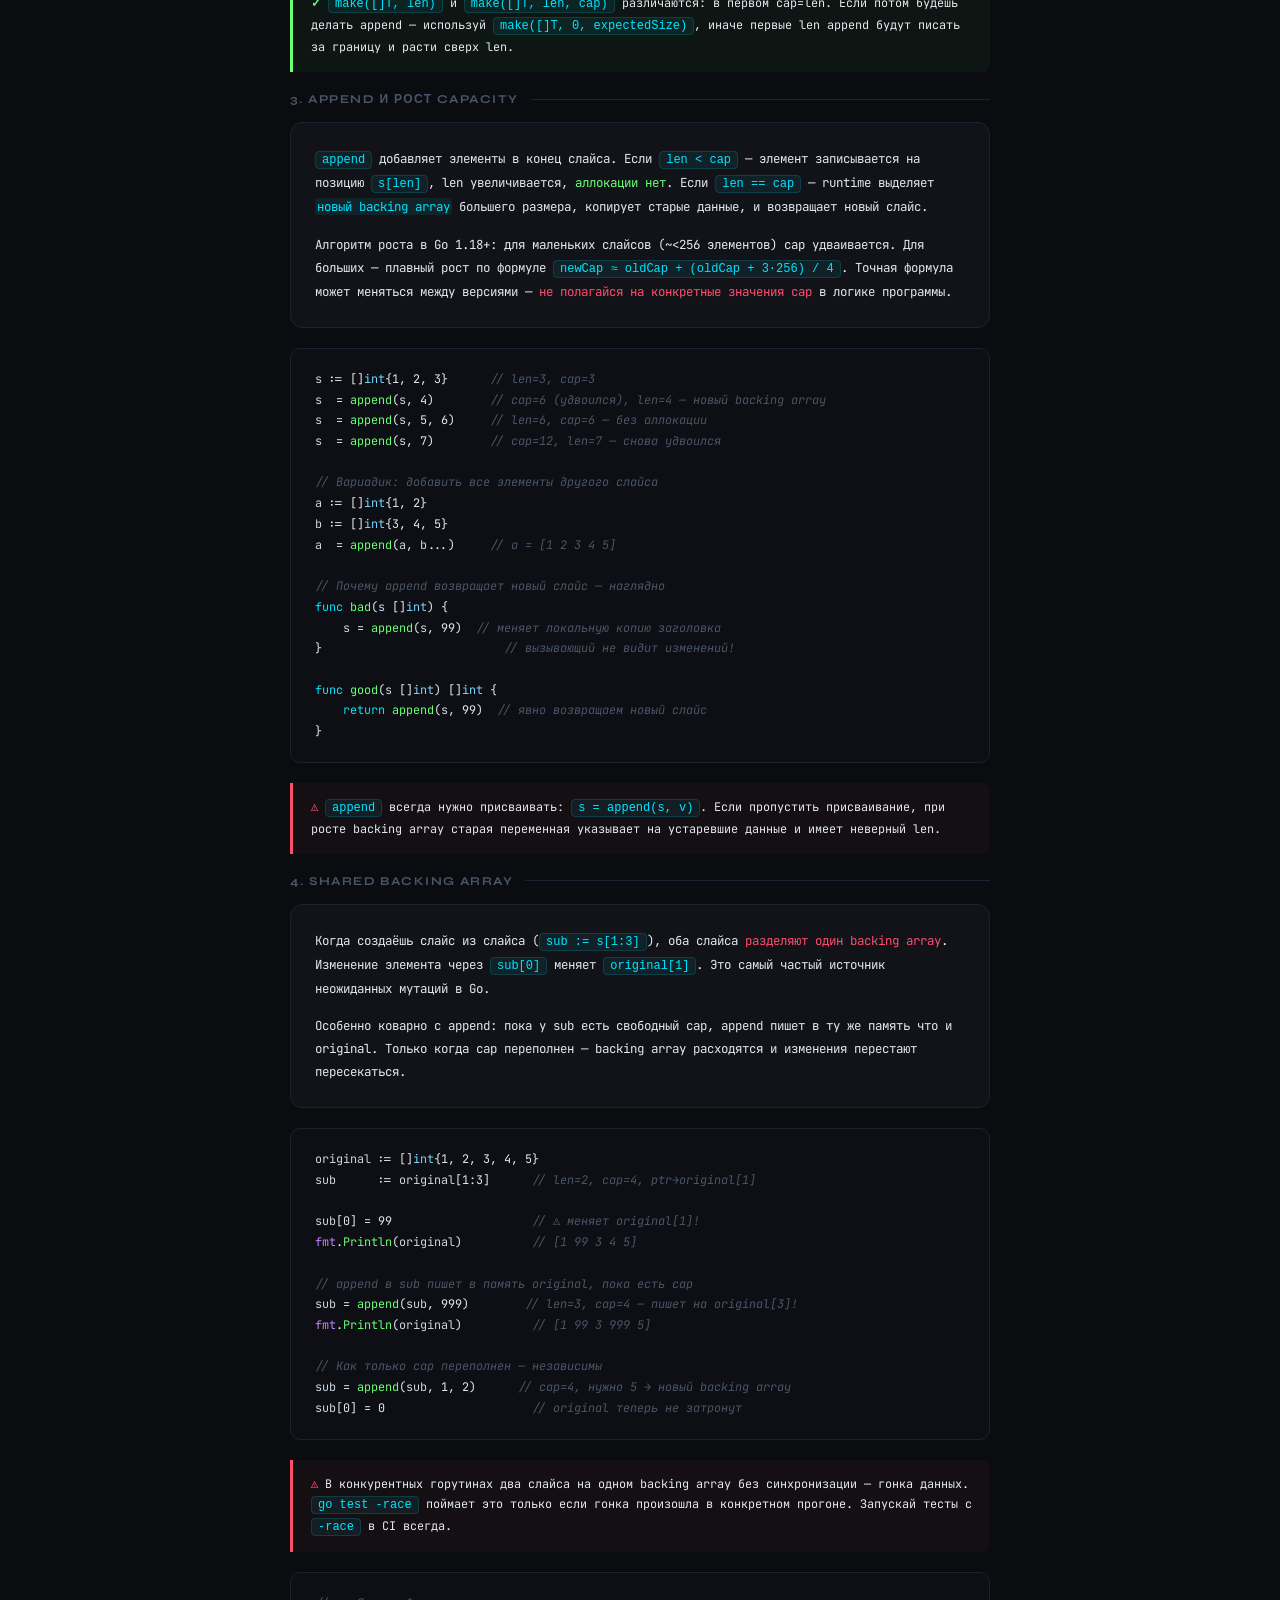
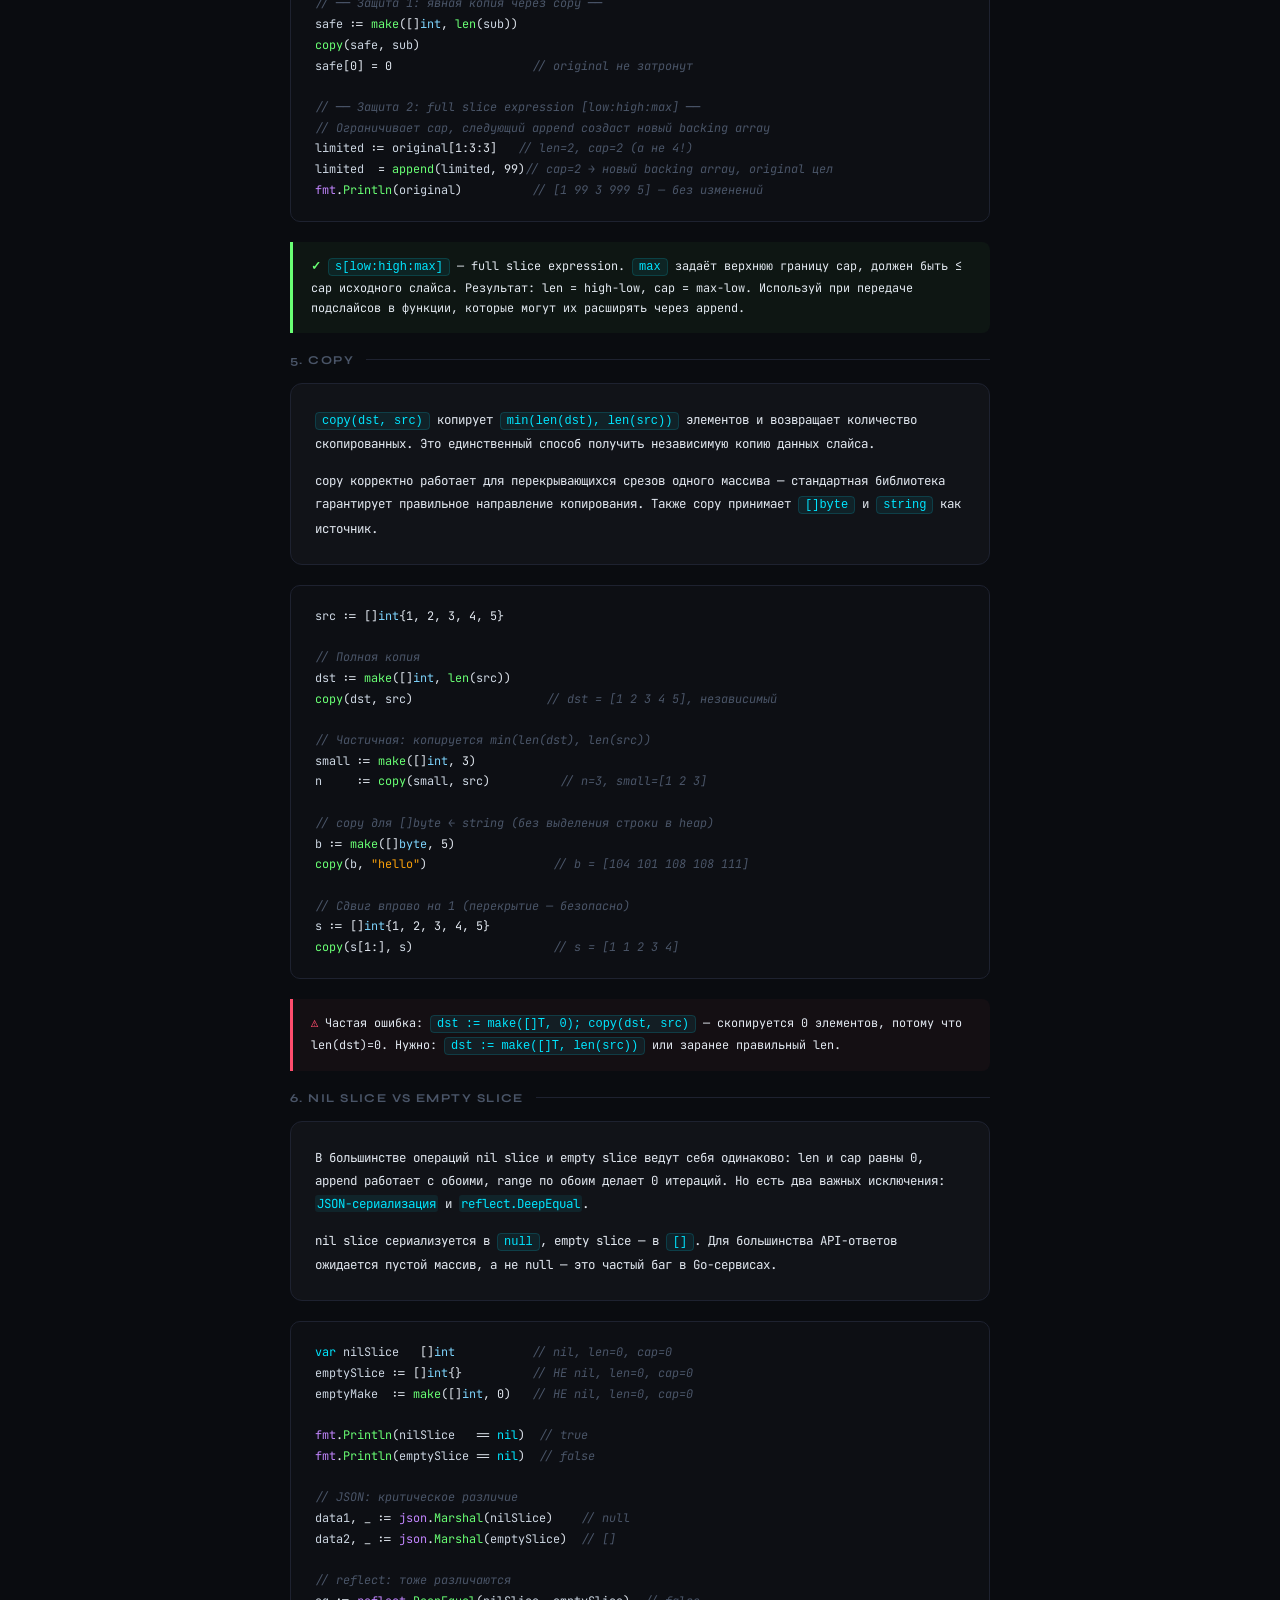
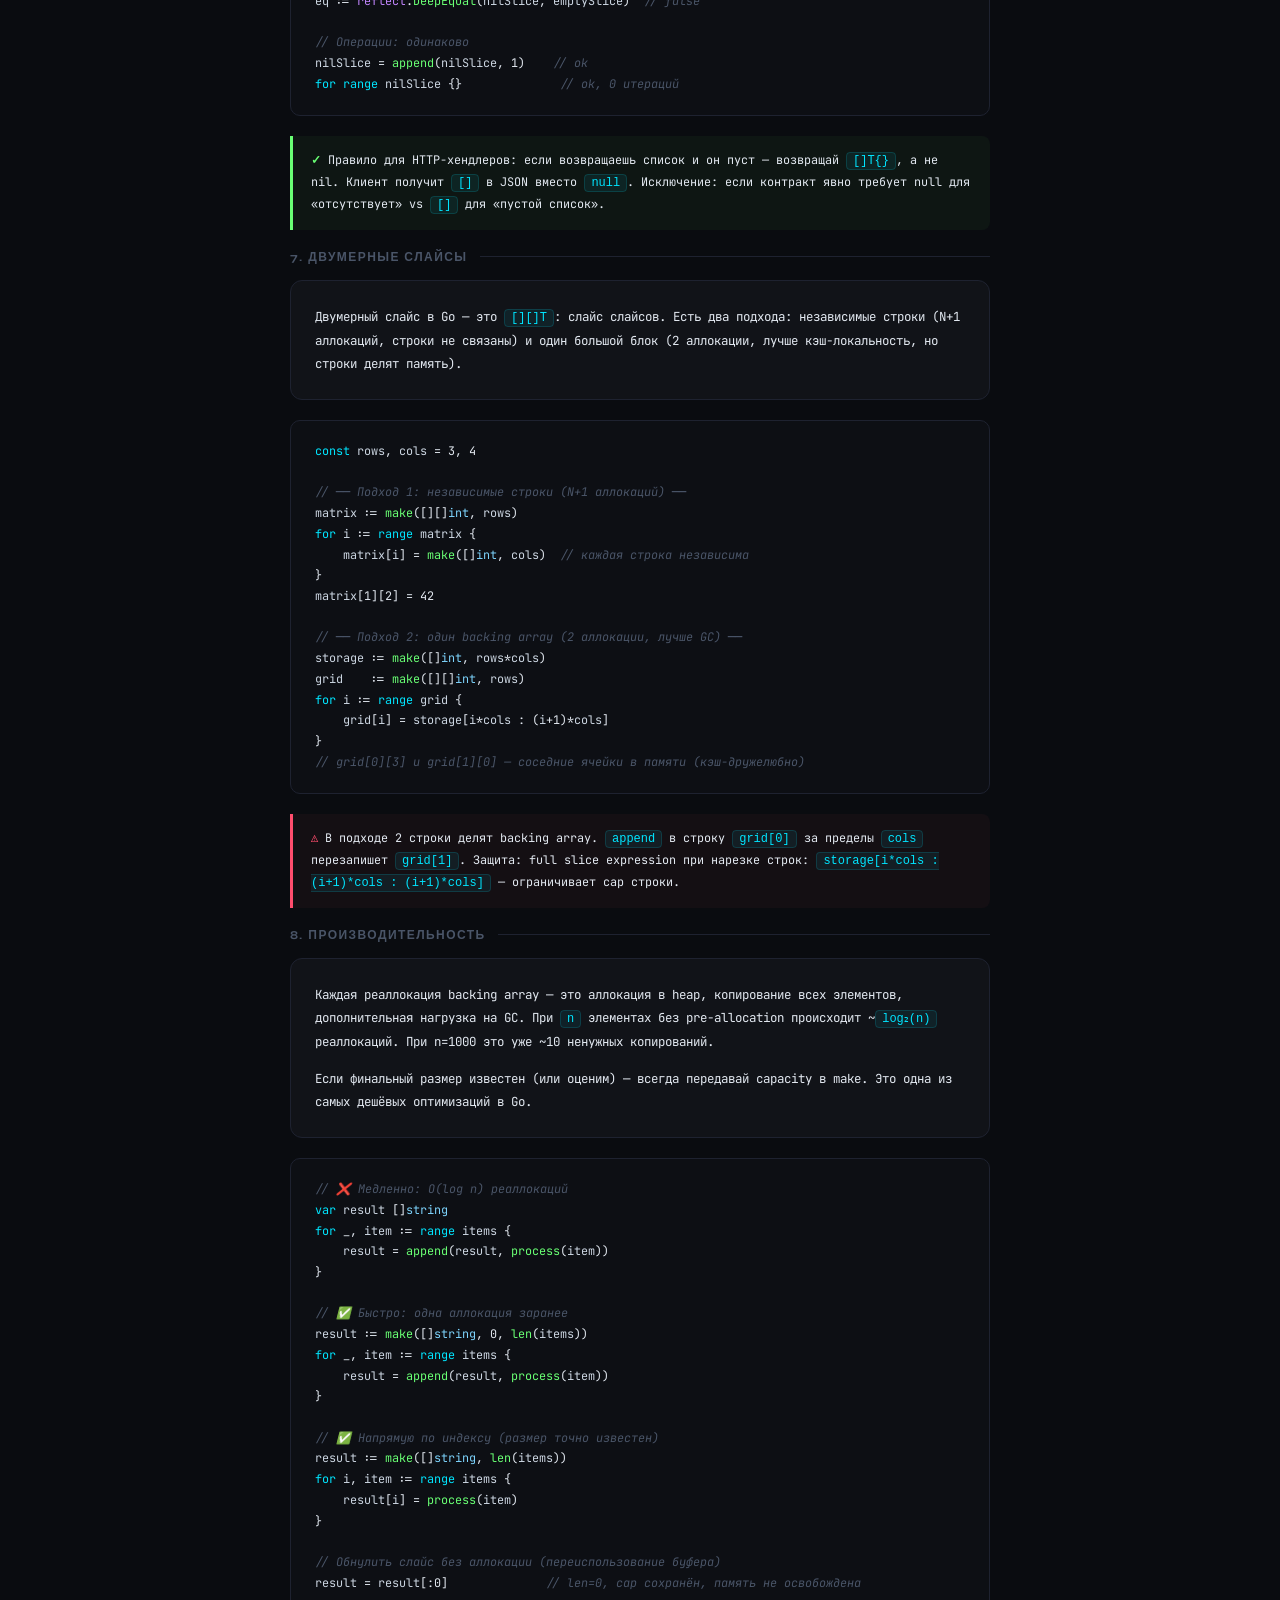
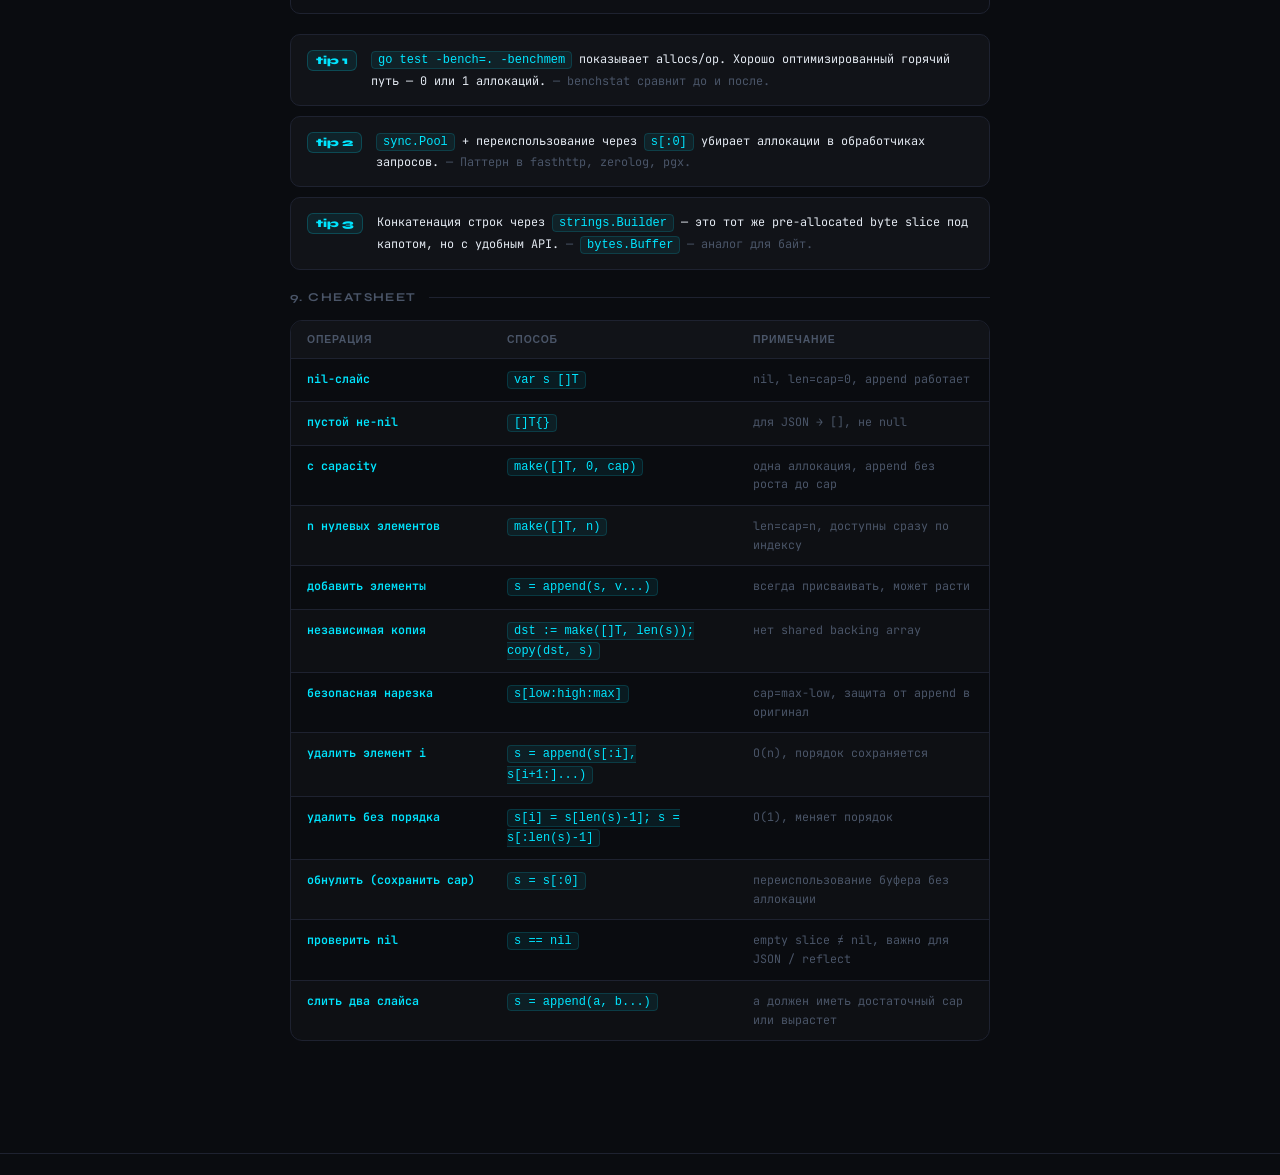
<file: go-slices.html>
<!DOCTYPE html>
<html lang="ru">
<head>
<meta charset="UTF-8">
<meta name="viewport" content="width=device-width, initial-scale=1.0">
<title>Go Slices — ghost_dev</title>
<link href="https://fonts.googleapis.com/css2?family=JetBrains+Mono:wght@400;600;700&family=Syne:wght@400;700;800&display=swap" rel="stylesheet">
<style>
  :root {
    --bg: #0a0c10;
    --surface: #111318;
    --border: #1e2230;
    --accent: #00e5ff;
    --accent2: #ff4d6d;
    --accent3: #69ff74;
    --text: #e2e8f0;
    --muted: #4a5568;
  }

  * { margin: 0; padding: 0; box-sizing: border-box; }

  body {
    background: var(--bg);
    color: var(--text);
    font-family: 'JetBrains Mono', monospace;
    min-height: 100vh;
  }

  /* ── NAV ── */
  nav {
    border-bottom: 1px solid var(--border);
    padding: 16px 40px;
    display: flex;
    align-items: center;
    gap: 16px;
  }

  .nav-logo {
    font-family: 'Syne', sans-serif;
    font-weight: 800;
    font-size: 1rem;
    color: var(--accent);
    text-decoration: none;
    letter-spacing: -0.02em;
  }

  .nav-logo span { color: var(--muted); }

  .nav-sep { color: var(--border); font-size: 1.2rem; }

  .nav-current {
    font-size: 0.72rem;
    color: var(--muted);
  }

  /* ── CONTENT ── */
  .content {
    max-width: 780px;
    margin: 0 auto;
    padding: 48px 40px 80px;
  }

  .page-tag {
    font-size: 0.6rem;
    color: var(--accent);
    letter-spacing: 0.15em;
    text-transform: uppercase;
    margin-bottom: 12px;
    opacity: 0.8;
  }

  h1 {
    font-family: 'Syne', sans-serif;
    font-weight: 800;
    font-size: clamp(1.6rem, 4vw, 2.4rem);
    color: var(--text);
    letter-spacing: -0.03em;
    margin-bottom: 8px;
    line-height: 1.1;
  }

  h1 .hl { color: var(--accent); }

  .lead {
    font-size: 0.82rem;
    color: var(--muted);
    line-height: 1.8;
    margin-bottom: 40px;
    max-width: 600px;
  }

  /* ── SECTION TITLE ── */
  .section-title {
    font-family: 'Syne', sans-serif;
    font-weight: 700;
    font-size: 0.75rem;
    color: var(--muted);
    text-transform: uppercase;
    letter-spacing: 0.12em;
    margin-bottom: 16px;
    display: flex;
    align-items: center;
    gap: 12px;
  }

  .section-title::after {
    content: '';
    flex: 1;
    height: 1px;
    background: var(--border);
  }

  /* ── EXPLANATION BLOCK ── */
  .explain {
    background: var(--surface);
    border: 1px solid var(--border);
    border-radius: 12px;
    padding: 24px;
    margin-bottom: 20px;
    font-size: 0.78rem;
    line-height: 1.85;
    color: var(--text);
  }

  .explain p { margin-bottom: 14px; }
  .explain p:last-child { margin-bottom: 0; }
  .explain .hl  { color: var(--accent); }
  .explain .err { color: var(--accent2); }
  .explain .ok  { color: var(--accent3); }

  .code-inline {
    background: rgba(0,229,255,0.07);
    border: 1px solid rgba(0,229,255,0.15);
    border-radius: 4px;
    padding: 1px 6px;
    font-size: 0.75rem;
    color: var(--accent);
  }

  /* ── CODE BLOCK ── */
  .code-block {
    background: #0d0f14;
    border: 1px solid var(--border);
    border-radius: 10px;
    padding: 20px 24px;
    margin-bottom: 20px;
    font-size: 0.74rem;
    line-height: 1.75;
    overflow-x: auto;
    white-space: pre;
  }

  /* Go syntax highlighting */
  .kw  { color: var(--accent); }
  .fn  { color: var(--accent3); }
  .nm  { color: #cbd5e1; }
  .tp  { color: #7dd3fc; }
  .pk  { color: #c084fc; }
  .st  { color: #f59e0b; }
  .cm  { color: var(--muted); font-style: italic; }
  .err { color: var(--accent2); }
  .hl  { color: var(--accent); background: rgba(0,229,255,0.08); border-radius: 3px; padding: 0 2px; }

  /* ── NOTE ── */
  .note {
    border-left: 3px solid var(--accent3);
    background: rgba(105,255,116,0.04);
    border-radius: 0 8px 8px 0;
    padding: 14px 18px;
    margin-bottom: 20px;
    font-size: 0.74rem;
    line-height: 1.75;
    color: var(--text);
  }

  .note::before {
    content: '✓ ';
    color: var(--accent3);
    font-weight: 700;
  }

  /* ── PITFALL ── */
  .pitfall {
    border-left: 3px solid var(--accent2);
    background: rgba(255,77,109,0.04);
    border-radius: 0 8px 8px 0;
    padding: 14px 18px;
    margin-bottom: 20px;
    font-size: 0.74rem;
    line-height: 1.75;
    color: var(--text);
  }

  .pitfall::before {
    content: '⚠ ';
    color: var(--accent2);
    font-weight: 700;
  }

  /* ── STEPS ── */
  .steps {
    display: flex;
    flex-direction: column;
    gap: 10px;
    margin-bottom: 20px;
  }

  .step {
    display: flex;
    gap: 14px;
    align-items: flex-start;
    background: var(--surface);
    border: 1px solid var(--border);
    border-radius: 10px;
    padding: 14px 16px;
  }

  .step-num {
    font-family: 'Syne', sans-serif;
    font-weight: 800;
    font-size: 0.7rem;
    color: var(--accent);
    background: rgba(0,229,255,0.08);
    border: 1px solid rgba(0,229,255,0.2);
    border-radius: 6px;
    padding: 3px 8px;
    flex-shrink: 0;
    white-space: nowrap;
    margin-top: 1px;
  }

  .step-text {
    font-size: 0.74rem;
    line-height: 1.7;
    color: var(--text);
  }

  .step-text .dim { color: var(--muted); }

  /* ── TABLE ── */
  .table-wrap {
    overflow-x: auto;
    margin-bottom: 32px;
    border: 1px solid var(--border);
    border-radius: 12px;
  }

  .table-wrap table {
    width: 100%;
    border-collapse: collapse;
    font-size: 0.73rem;
  }

  .table-wrap th {
    font-family: 'Syne', sans-serif;
    font-weight: 700;
    font-size: 0.65rem;
    text-transform: uppercase;
    letter-spacing: 0.08em;
    color: var(--muted);
    padding: 12px 16px;
    text-align: left;
    background: var(--surface);
    border-bottom: 1px solid var(--border);
  }

  .table-wrap td {
    padding: 11px 16px;
    border-bottom: 1px solid var(--border);
    color: var(--text);
    line-height: 1.6;
    vertical-align: top;
  }

  .table-wrap tr:last-child td { border-bottom: none; }
  .table-wrap tr:nth-child(even) td { background: rgba(255,255,255,0.015); }
  .table-wrap td:first-child { color: var(--accent); font-weight: 600; white-space: nowrap; }
  .table-wrap td:nth-child(2) { color: var(--accent3); }
  .table-wrap td:last-child { color: var(--muted); }

  /* ── FOOTER ── */
  footer {
    border-top: 1px solid var(--border);
    padding: 24px 40px;
    display: flex;
    justify-content: space-between;
    align-items: center;
    flex-wrap: wrap;
    gap: 12px;
  }

  .footer-brand {
    font-family: 'Syne', sans-serif;
    font-weight: 700;
    font-size: 0.8rem;
    color: var(--muted);
  }

  .footer-brand span { color: var(--accent); }

  .footer-note {
    font-size: 0.65rem;
    color: var(--muted);
    opacity: 0.6;
  }
</style>
</head>
<body>

<nav>
  <a href="index.html" class="nav-logo">ghost<span>_</span>dev</a>
  <span class="nav-sep">/</span>
  <span class="nav-current">Go Slices</span>
</nav>

<div class="content">
  <div class="page-tag">// go internals</div>
  <h1>Go <span class="hl">Slices</span></h1>
  <p class="lead">
    Полное техническое руководство по слайсам в Go. Внутреннее устройство, опасные подводные камни shared backing array, правильный append и copy — всё что нужно знать чтобы не выстрелить себе в ногу.
  </p>

  <!-- 1. ВНУТРЕННЕЕ УСТРОЙСТВО -->
  <div class="section-title">1. внутреннее устройство</div>

  <div class="explain">
    <p>
      Слайс в Go — это <span class="hl">не массив</span>. Это <span class="hl">заголовок (slice header)</span> из трёх полей: указатель на backing array, длина и ёмкость. На 64-битной системе заголовок занимает ровно 24 байта.
    </p>
    <p>
      <strong>Массив</strong> — фиксированный, тип-значение, хранится на стеке, размер известен на этапе компиляции. <strong>Слайс</strong> — динамический вид на часть массива. Заголовок передаётся по значению (копируется), но backing array — по указателю: оба слайса смотрят в одну и ту же память.
    </p>
    <p>
      <code class="code-inline">len</code> — сколько элементов доступно прямо сейчас. <code class="code-inline">cap</code> — сколько памяти выделено начиная с <code class="code-inline">ptr</code>. Инвариант всегда: <code class="code-inline">0 ≤ len ≤ cap</code>.
    </p>
  </div>

<div class="code-block"><span class="cm">// Внутреннее представление — упрощённо (пакет reflect)</span>
<span class="kw">type</span> <span class="tp">SliceHeader</span> <span class="kw">struct</span> {
    <span class="nm">Data</span> <span class="tp">uintptr</span>  <span class="cm">// указатель на первый элемент backing array</span>
    <span class="nm">Len</span>  <span class="tp">int</span>       <span class="cm">// количество доступных элементов</span>
    <span class="nm">Cap</span>  <span class="tp">int</span>       <span class="cm">// ёмкость от Data до конца backing array</span>
}

<span class="nm">arr</span> := [5]<span class="tp">int</span>{10, 20, 30, 40, 50}  <span class="cm">// массив — фиксированный, тип [5]int</span>
<span class="nm">s</span>   := <span class="nm">arr</span>[1:4]                      <span class="cm">// слайс: ptr→arr[1], len=3, cap=4</span>

<span class="pk">fmt</span>.<span class="fn">Println</span>(<span class="nm">s</span>)        <span class="cm">// [20 30 40]</span>
<span class="pk">fmt</span>.<span class="fn">Println</span>(<span class="fn">len</span>(<span class="nm">s</span>))   <span class="cm">// 3</span>
<span class="pk">fmt</span>.<span class="fn">Println</span>(<span class="fn">cap</span>(<span class="nm">s</span>))   <span class="cm">// 4  (до конца arr: позиции 1..4)</span></div>

  <div class="explain">
    <p>
      Когда слайс передаётся в функцию, копируется только <span class="hl">заголовок</span> (24 байта). Backing array не копируется. Поэтому изменения через <code class="code-inline">s[i] = x</code> видны снаружи. Но если функция делает <code class="code-inline">s = append(s, ...)</code>, это меняет <em>локальную копию заголовка</em> — снаружи изменений нет. Именно поэтому append принято возвращать явно.
    </p>
  </div>

  <!-- 2. MAKE VS ЛИТЕРАЛ -->
  <div class="section-title">2. make vs литерал</div>

  <div class="explain">
    <p>
      <span class="hl">Литерал</span> — когда элементы известны при инициализации или нужен пустой слайс не-nil. <span class="hl">make</span> — когда нужен контроль над <code class="code-inline">len</code> и <code class="code-inline">cap</code>, или слайс нужен как буфер для последующих append.
    </p>
    <p>
      <code class="code-inline">var s []T</code> создаёт nil-слайс. <code class="code-inline">[]T{}</code> создаёт не-nil пустой слайс. Для большинства операций разницы нет, но для <span class="err">JSON-сериализации</span> — принципиально важно.
    </p>
  </div>

<div class="code-block"><span class="cm">// ── Литерал: элементы известны заранее ──</span>
<span class="nm">primes</span> := []<span class="tp">int</span>{2, 3, 5, 7, 11}               <span class="cm">// len=5, cap=5</span>
<span class="nm">empty</span>  := []<span class="tp">string</span>{}                            <span class="cm">// len=0, cap=0, НЕ nil</span>

<span class="cm">// ── nil-слайс: нулевое значение типа ──</span>
<span class="kw">var</span> <span class="nm">ids</span> []<span class="tp">int64</span>                                  <span class="cm">// nil, len=0, cap=0, append работает</span>

<span class="cm">// ── make: явный контроль len и cap ──</span>
<span class="nm">buf</span>    := <span class="fn">make</span>([]<span class="tp">byte</span>, 0, 4096)                 <span class="cm">// буфер: len=0, cap=4096</span>
<span class="nm">users</span>  := <span class="fn">make</span>([]<span class="tp">User</span>, 100)                      <span class="cm">// 100 нулевых User, len=cap=100</span>
<span class="nm">matrix</span> := <span class="fn">make</span>([][]<span class="tp">float64</span>, <span class="nm">rows</span>)               <span class="cm">// внешний слайс, len=cap=rows</span></div>

  <div class="note">
    <code class="code-inline">make([]T, len)</code> и <code class="code-inline">make([]T, len, cap)</code> различаются: в первом cap=len. Если потом будешь делать append — используй <code class="code-inline">make([]T, 0, expectedSize)</code>, иначе первые len append будут писать за границу и расти сверх len.
  </div>

  <!-- 3. APPEND -->
  <div class="section-title">3. append и рост capacity</div>

  <div class="explain">
    <p>
      <code class="code-inline">append</code> добавляет элементы в конец слайса. Если <code class="code-inline">len &lt; cap</code> — элемент записывается на позицию <code class="code-inline">s[len]</code>, len увеличивается, <span class="ok">аллокации нет</span>. Если <code class="code-inline">len == cap</code> — runtime выделяет <span class="hl">новый backing array</span> большего размера, копирует старые данные, и возвращает новый слайс.
    </p>
    <p>
      Алгоритм роста в Go 1.18+: для маленьких слайсов (~&lt;256 элементов) cap удваивается. Для больших — плавный рост по формуле <code class="code-inline">newCap ≈ oldCap + (oldCap + 3·256) / 4</code>. Точная формула может меняться между версиями — <span class="err">не полагайся на конкретные значения cap</span> в логике программы.
    </p>
  </div>

<div class="code-block"><span class="nm">s</span> := []<span class="tp">int</span>{1, 2, 3}      <span class="cm">// len=3, cap=3</span>
<span class="nm">s</span>  = <span class="fn">append</span>(<span class="nm">s</span>, 4)        <span class="cm">// cap=6 (удвоился), len=4 — новый backing array</span>
<span class="nm">s</span>  = <span class="fn">append</span>(<span class="nm">s</span>, 5, 6)     <span class="cm">// len=6, cap=6 — без аллокации</span>
<span class="nm">s</span>  = <span class="fn">append</span>(<span class="nm">s</span>, 7)        <span class="cm">// cap=12, len=7 — снова удвоился</span>

<span class="cm">// Вариадик: добавить все элементы другого слайса</span>
<span class="nm">a</span> := []<span class="tp">int</span>{1, 2}
<span class="nm">b</span> := []<span class="tp">int</span>{3, 4, 5}
<span class="nm">a</span>  = <span class="fn">append</span>(<span class="nm">a</span>, <span class="nm">b</span>...)     <span class="cm">// a = [1 2 3 4 5]</span>

<span class="cm">// Почему append возвращает новый слайс — наглядно</span>
<span class="kw">func</span> <span class="fn">bad</span>(<span class="nm">s</span> []<span class="tp">int</span>) {
    <span class="nm">s</span> = <span class="fn">append</span>(<span class="nm">s</span>, 99)  <span class="cm">// меняет локальную копию заголовка</span>
}                          <span class="cm">// вызывающий не видит изменений!</span>

<span class="kw">func</span> <span class="fn">good</span>(<span class="nm">s</span> []<span class="tp">int</span>) []<span class="tp">int</span> {
    <span class="kw">return</span> <span class="fn">append</span>(<span class="nm">s</span>, 99)  <span class="cm">// явно возвращаем новый слайс</span>
}</div>

  <div class="pitfall">
    <code class="code-inline">append</code> всегда нужно присваивать: <code class="code-inline">s = append(s, v)</code>. Если пропустить присваивание, при росте backing array старая переменная указывает на устаревшие данные и имеет неверный len.
  </div>

  <!-- 4. SHARED BACKING ARRAY -->
  <div class="section-title">4. shared backing array</div>

  <div class="explain">
    <p>
      Когда создаёшь слайс из слайса (<code class="code-inline">sub := s[1:3]</code>), оба слайса <span class="err">разделяют один backing array</span>. Изменение элемента через <code class="code-inline">sub[0]</code> меняет <code class="code-inline">original[1]</code>. Это самый частый источник неожиданных мутаций в Go.
    </p>
    <p>
      Особенно коварно с append: пока у sub есть свободный cap, append пишет в ту же память что и original. Только когда cap переполнен — backing array расходятся и изменения перестают пересекаться.
    </p>
  </div>

<div class="code-block"><span class="nm">original</span> := []<span class="tp">int</span>{1, 2, 3, 4, 5}
<span class="nm">sub</span>      := <span class="nm">original</span>[1:3]      <span class="cm">// len=2, cap=4, ptr→original[1]</span>

<span class="nm">sub</span>[0] = 99                    <span class="cm">// ⚠ меняет original[1]!</span>
<span class="pk">fmt</span>.<span class="fn">Println</span>(<span class="nm">original</span>)          <span class="cm">// [1 99 3 4 5]</span>

<span class="cm">// append в sub пишет в память original, пока есть cap</span>
<span class="nm">sub</span> = <span class="fn">append</span>(<span class="nm">sub</span>, 999)        <span class="cm">// len=3, cap=4 — пишет на original[3]!</span>
<span class="pk">fmt</span>.<span class="fn">Println</span>(<span class="nm">original</span>)          <span class="cm">// [1 99 3 999 5]</span>

<span class="cm">// Как только cap переполнен — независимы</span>
<span class="nm">sub</span> = <span class="fn">append</span>(<span class="nm">sub</span>, 1, 2)      <span class="cm">// cap=4, нужно 5 → новый backing array</span>
<span class="nm">sub</span>[0] = 0                     <span class="cm">// original теперь не затронут</span></div>

  <div class="pitfall">
    В конкурентных горутинах два слайса на одном backing array без синхронизации — гонка данных. <code class="code-inline">go test -race</code> поймает это только если гонка произошла в конкретном прогоне. Запускай тесты с <code class="code-inline">-race</code> в CI всегда.
  </div>

<div class="code-block"><span class="cm">// ── Защита 1: явная копия через copy ──</span>
<span class="nm">safe</span> := <span class="fn">make</span>([]<span class="tp">int</span>, <span class="fn">len</span>(<span class="nm">sub</span>))
<span class="fn">copy</span>(<span class="nm">safe</span>, <span class="nm">sub</span>)
<span class="nm">safe</span>[0] = 0                    <span class="cm">// original не затронут</span>

<span class="cm">// ── Защита 2: full slice expression [low:high:max] ──</span>
<span class="cm">// Ограничивает cap, следующий append создаст новый backing array</span>
<span class="nm">limited</span> := <span class="nm">original</span>[1:3:3]   <span class="cm">// len=2, cap=2 (а не 4!)</span>
<span class="nm">limited</span>  = <span class="fn">append</span>(<span class="nm">limited</span>, 99)<span class="cm">// cap=2 → новый backing array, original цел</span>
<span class="pk">fmt</span>.<span class="fn">Println</span>(<span class="nm">original</span>)          <span class="cm">// [1 99 3 999 5] — без изменений</span></div>

  <div class="note">
    <code class="code-inline">s[low:high:max]</code> — full slice expression. <code class="code-inline">max</code> задаёт верхнюю границу cap, должен быть ≤ cap исходного слайса. Результат: len = high−low, cap = max−low. Используй при передаче подслайсов в функции, которые могут их расширять через append.
  </div>

  <!-- 5. COPY -->
  <div class="section-title">5. copy</div>

  <div class="explain">
    <p>
      <code class="code-inline">copy(dst, src)</code> копирует <code class="code-inline">min(len(dst), len(src))</code> элементов и возвращает количество скопированных. Это единственный способ получить независимую копию данных слайса.
    </p>
    <p>
      copy корректно работает для перекрывающихся срезов одного массива — стандартная библиотека гарантирует правильное направление копирования. Также copy принимает <code class="code-inline">[]byte</code> и <code class="code-inline">string</code> как источник.
    </p>
  </div>

<div class="code-block"><span class="nm">src</span> := []<span class="tp">int</span>{1, 2, 3, 4, 5}

<span class="cm">// Полная копия</span>
<span class="nm">dst</span> := <span class="fn">make</span>([]<span class="tp">int</span>, <span class="fn">len</span>(<span class="nm">src</span>))
<span class="fn">copy</span>(<span class="nm">dst</span>, <span class="nm">src</span>)                   <span class="cm">// dst = [1 2 3 4 5], независимый</span>

<span class="cm">// Частичная: копируется min(len(dst), len(src))</span>
<span class="nm">small</span> := <span class="fn">make</span>([]<span class="tp">int</span>, 3)
<span class="nm">n</span>     := <span class="fn">copy</span>(<span class="nm">small</span>, <span class="nm">src</span>)          <span class="cm">// n=3, small=[1 2 3]</span>

<span class="cm">// copy для []byte ← string (без выделения строки в heap)</span>
<span class="nm">b</span> := <span class="fn">make</span>([]<span class="tp">byte</span>, 5)
<span class="fn">copy</span>(<span class="nm">b</span>, <span class="st">"hello"</span>)                  <span class="cm">// b = [104 101 108 108 111]</span>

<span class="cm">// Сдвиг вправо на 1 (перекрытие — безопасно)</span>
<span class="nm">s</span> := []<span class="tp">int</span>{1, 2, 3, 4, 5}
<span class="fn">copy</span>(<span class="nm">s</span>[1:], <span class="nm">s</span>)                    <span class="cm">// s = [1 1 2 3 4]</span></div>

  <div class="pitfall">
    Частая ошибка: <code class="code-inline">dst := make([]T, 0); copy(dst, src)</code> — скопируется 0 элементов, потому что len(dst)=0. Нужно: <code class="code-inline">dst := make([]T, len(src))</code> или заранее правильный len.
  </div>

  <!-- 6. NIL SLICE VS EMPTY SLICE -->
  <div class="section-title">6. nil slice vs empty slice</div>

  <div class="explain">
    <p>
      В большинстве операций nil slice и empty slice ведут себя одинаково: len и cap равны 0, append работает с обоими, range по обоим делает 0 итераций. Но есть два важных исключения: <span class="hl">JSON-сериализация</span> и <span class="hl">reflect.DeepEqual</span>.
    </p>
    <p>
      nil slice сериализуется в <code class="code-inline">null</code>, empty slice — в <code class="code-inline">[]</code>. Для большинства API-ответов ожидается пустой массив, а не null — это частый баг в Go-сервисах.
    </p>
  </div>

<div class="code-block"><span class="kw">var</span> <span class="nm">nilSlice</span>   []<span class="tp">int</span>           <span class="cm">// nil, len=0, cap=0</span>
<span class="nm">emptySlice</span> := []<span class="tp">int</span>{}          <span class="cm">// НЕ nil, len=0, cap=0</span>
<span class="nm">emptyMake</span>  := <span class="fn">make</span>([]<span class="tp">int</span>, 0)   <span class="cm">// НЕ nil, len=0, cap=0</span>

<span class="pk">fmt</span>.<span class="fn">Println</span>(<span class="nm">nilSlice</span>   == <span class="kw">nil</span>)  <span class="cm">// true</span>
<span class="pk">fmt</span>.<span class="fn">Println</span>(<span class="nm">emptySlice</span> == <span class="kw">nil</span>)  <span class="cm">// false</span>

<span class="cm">// JSON: критическое различие</span>
<span class="nm">data1</span>, _ := <span class="pk">json</span>.<span class="fn">Marshal</span>(<span class="nm">nilSlice</span>)    <span class="cm">// null</span>
<span class="nm">data2</span>, _ := <span class="pk">json</span>.<span class="fn">Marshal</span>(<span class="nm">emptySlice</span>)  <span class="cm">// []</span>

<span class="cm">// reflect: тоже различаются</span>
<span class="nm">eq</span> := <span class="pk">reflect</span>.<span class="fn">DeepEqual</span>(<span class="nm">nilSlice</span>, <span class="nm">emptySlice</span>)  <span class="cm">// false</span>

<span class="cm">// Операции: одинаково</span>
<span class="nm">nilSlice</span> = <span class="fn">append</span>(<span class="nm">nilSlice</span>, 1)    <span class="cm">// ok</span>
<span class="kw">for</span> <span class="kw">range</span> <span class="nm">nilSlice</span> {}              <span class="cm">// ok, 0 итераций</span></div>

  <div class="note">
    Правило для HTTP-хендлеров: если возвращаешь список и он пуст — возвращай <code class="code-inline">[]T{}</code>, а не nil. Клиент получит <code class="code-inline">[]</code> в JSON вместо <code class="code-inline">null</code>. Исключение: если контракт явно требует null для «отсутствует» vs <code class="code-inline">[]</code> для «пустой список».
  </div>

  <!-- 7. 2D СЛАЙСЫ -->
  <div class="section-title">7. двумерные слайсы</div>

  <div class="explain">
    <p>
      Двумерный слайс в Go — это <code class="code-inline">[][]T</code>: слайс слайсов. Есть два подхода: независимые строки (N+1 аллокаций, строки не связаны) и один большой блок (2 аллокации, лучше кэш-локальность, но строки делят память).
    </p>
  </div>

<div class="code-block"><span class="kw">const</span> <span class="nm">rows</span>, <span class="nm">cols</span> = 3, 4

<span class="cm">// ── Подход 1: независимые строки (N+1 аллокаций) ──</span>
<span class="nm">matrix</span> := <span class="fn">make</span>([][]<span class="tp">int</span>, <span class="nm">rows</span>)
<span class="kw">for</span> <span class="nm">i</span> := <span class="kw">range</span> <span class="nm">matrix</span> {
    <span class="nm">matrix</span>[<span class="nm">i</span>] = <span class="fn">make</span>([]<span class="tp">int</span>, <span class="nm">cols</span>)  <span class="cm">// каждая строка независима</span>
}
<span class="nm">matrix</span>[1][2] = 42

<span class="cm">// ── Подход 2: один backing array (2 аллокации, лучше GC) ──</span>
<span class="nm">storage</span> := <span class="fn">make</span>([]<span class="tp">int</span>, <span class="nm">rows</span>*<span class="nm">cols</span>)
<span class="nm">grid</span>    := <span class="fn">make</span>([][]<span class="tp">int</span>, <span class="nm">rows</span>)
<span class="kw">for</span> <span class="nm">i</span> := <span class="kw">range</span> <span class="nm">grid</span> {
    <span class="nm">grid</span>[<span class="nm">i</span>] = <span class="nm">storage</span>[<span class="nm">i</span>*<span class="nm">cols</span> : (<span class="nm">i</span>+1)*<span class="nm">cols</span>]
}
<span class="cm">// grid[0][3] и grid[1][0] — соседние ячейки в памяти (кэш-дружелюбно)</span></div>

  <div class="pitfall">
    В подходе 2 строки делят backing array. <code class="code-inline">append</code> в строку <code class="code-inline">grid[0]</code> за пределы <code class="code-inline">cols</code> перезапишет <code class="code-inline">grid[1]</code>. Защита: full slice expression при нарезке строк:
    <code class="code-inline">storage[i*cols : (i+1)*cols : (i+1)*cols]</code> — ограничивает cap строки.
  </div>

  <!-- 8. ПРОИЗВОДИТЕЛЬНОСТЬ -->
  <div class="section-title">8. производительность</div>

  <div class="explain">
    <p>
      Каждая реаллокация backing array — это аллокация в heap, копирование всех элементов, дополнительная нагрузка на GC. При <code class="code-inline">n</code> элементах без pre-allocation происходит ~<code class="code-inline">log₂(n)</code> реаллокаций. При n=1000 это уже ~10 ненужных копирований.
    </p>
    <p>
      Если финальный размер известен (или оценим) — всегда передавай capacity в make. Это одна из самых дешёвых оптимизаций в Go.
    </p>
  </div>

<div class="code-block"><span class="cm">// ❌ Медленно: O(log n) реаллокаций</span>
<span class="kw">var</span> <span class="nm">result</span> []<span class="tp">string</span>
<span class="kw">for</span> _, <span class="nm">item</span> := <span class="kw">range</span> <span class="nm">items</span> {
    <span class="nm">result</span> = <span class="fn">append</span>(<span class="nm">result</span>, <span class="fn">process</span>(<span class="nm">item</span>))
}

<span class="cm">// ✅ Быстро: одна аллокация заранее</span>
<span class="nm">result</span> := <span class="fn">make</span>([]<span class="tp">string</span>, 0, <span class="fn">len</span>(<span class="nm">items</span>))
<span class="kw">for</span> _, <span class="nm">item</span> := <span class="kw">range</span> <span class="nm">items</span> {
    <span class="nm">result</span> = <span class="fn">append</span>(<span class="nm">result</span>, <span class="fn">process</span>(<span class="nm">item</span>))
}

<span class="cm">// ✅ Напрямую по индексу (размер точно известен)</span>
<span class="nm">result</span> := <span class="fn">make</span>([]<span class="tp">string</span>, <span class="fn">len</span>(<span class="nm">items</span>))
<span class="kw">for</span> <span class="nm">i</span>, <span class="nm">item</span> := <span class="kw">range</span> <span class="nm">items</span> {
    <span class="nm">result</span>[<span class="nm">i</span>] = <span class="fn">process</span>(<span class="nm">item</span>)
}

<span class="cm">// Обнулить слайс без аллокации (переиспользование буфера)</span>
<span class="nm">result</span> = <span class="nm">result</span>[:0]              <span class="cm">// len=0, cap сохранён, память не освобождена</span></div>

  <div class="steps">
    <div class="step">
      <span class="step-num">tip 1</span>
      <div class="step-text">
        <code class="code-inline">go test -bench=. -benchmem</code> показывает allocs/op. Хорошо оптимизированный горячий путь — 0 или 1 аллокаций.
        <span class="dim">— benchstat сравнит до и после.</span>
      </div>
    </div>
    <div class="step">
      <span class="step-num">tip 2</span>
      <div class="step-text">
        <code class="code-inline">sync.Pool</code> + переиспользование через <code class="code-inline">s[:0]</code> убирает аллокации в обработчиках запросов.
        <span class="dim">— Паттерн в fasthttp, zerolog, pgx.</span>
      </div>
    </div>
    <div class="step">
      <span class="step-num">tip 3</span>
      <div class="step-text">
        Конкатенация строк через <code class="code-inline">strings.Builder</code> — это тот же pre-allocated byte slice под капотом, но с удобным API.
        <span class="dim">— <code class="code-inline">bytes.Buffer</code> — аналог для байт.</span>
      </div>
    </div>
  </div>

  <!-- 9. CHEATSHEET -->
  <div class="section-title">9. cheatsheet</div>

  <div class="table-wrap">
    <table>
      <thead>
        <tr>
          <th>операция</th>
          <th>способ</th>
          <th>примечание</th>
        </tr>
      </thead>
      <tbody>
        <tr>
          <td>nil-слайс</td>
          <td><code class="code-inline">var s []T</code></td>
          <td>nil, len=cap=0, append работает</td>
        </tr>
        <tr>
          <td>пустой не-nil</td>
          <td><code class="code-inline">[]T{}</code></td>
          <td>для JSON → [], не null</td>
        </tr>
        <tr>
          <td>с capacity</td>
          <td><code class="code-inline">make([]T, 0, cap)</code></td>
          <td>одна аллокация, append без роста до cap</td>
        </tr>
        <tr>
          <td>n нулевых элементов</td>
          <td><code class="code-inline">make([]T, n)</code></td>
          <td>len=cap=n, доступны сразу по индексу</td>
        </tr>
        <tr>
          <td>добавить элементы</td>
          <td><code class="code-inline">s = append(s, v...)</code></td>
          <td>всегда присваивать, может расти</td>
        </tr>
        <tr>
          <td>независимая копия</td>
          <td><code class="code-inline">dst := make([]T, len(s)); copy(dst, s)</code></td>
          <td>нет shared backing array</td>
        </tr>
        <tr>
          <td>безопасная нарезка</td>
          <td><code class="code-inline">s[low:high:max]</code></td>
          <td>cap=max−low, защита от append в оригинал</td>
        </tr>
        <tr>
          <td>удалить элемент i</td>
          <td><code class="code-inline">s = append(s[:i], s[i+1:]...)</code></td>
          <td>O(n), порядок сохраняется</td>
        </tr>
        <tr>
          <td>удалить без порядка</td>
          <td><code class="code-inline">s[i] = s[len(s)-1]; s = s[:len(s)-1]</code></td>
          <td>O(1), меняет порядок</td>
        </tr>
        <tr>
          <td>обнулить (сохранить cap)</td>
          <td><code class="code-inline">s = s[:0]</code></td>
          <td>переиспользование буфера без аллокации</td>
        </tr>
        <tr>
          <td>проверить nil</td>
          <td><code class="code-inline">s == nil</code></td>
          <td>empty slice ≠ nil, важно для JSON / reflect</td>
        </tr>
        <tr>
          <td>слить два слайса</td>
          <td><code class="code-inline">s = append(a, b...)</code></td>
          <td>a должен иметь достаточный cap или вырастет</td>
        </tr>
      </tbody>
    </table>
  </div>

</div>

<footer>
  <div class="footer-brand"><span>ghost</span>_dev</div>
  <div class="footer-note">// backend engineering &amp; distributed systems</div>
</footer>

</body>
</html>
</file>
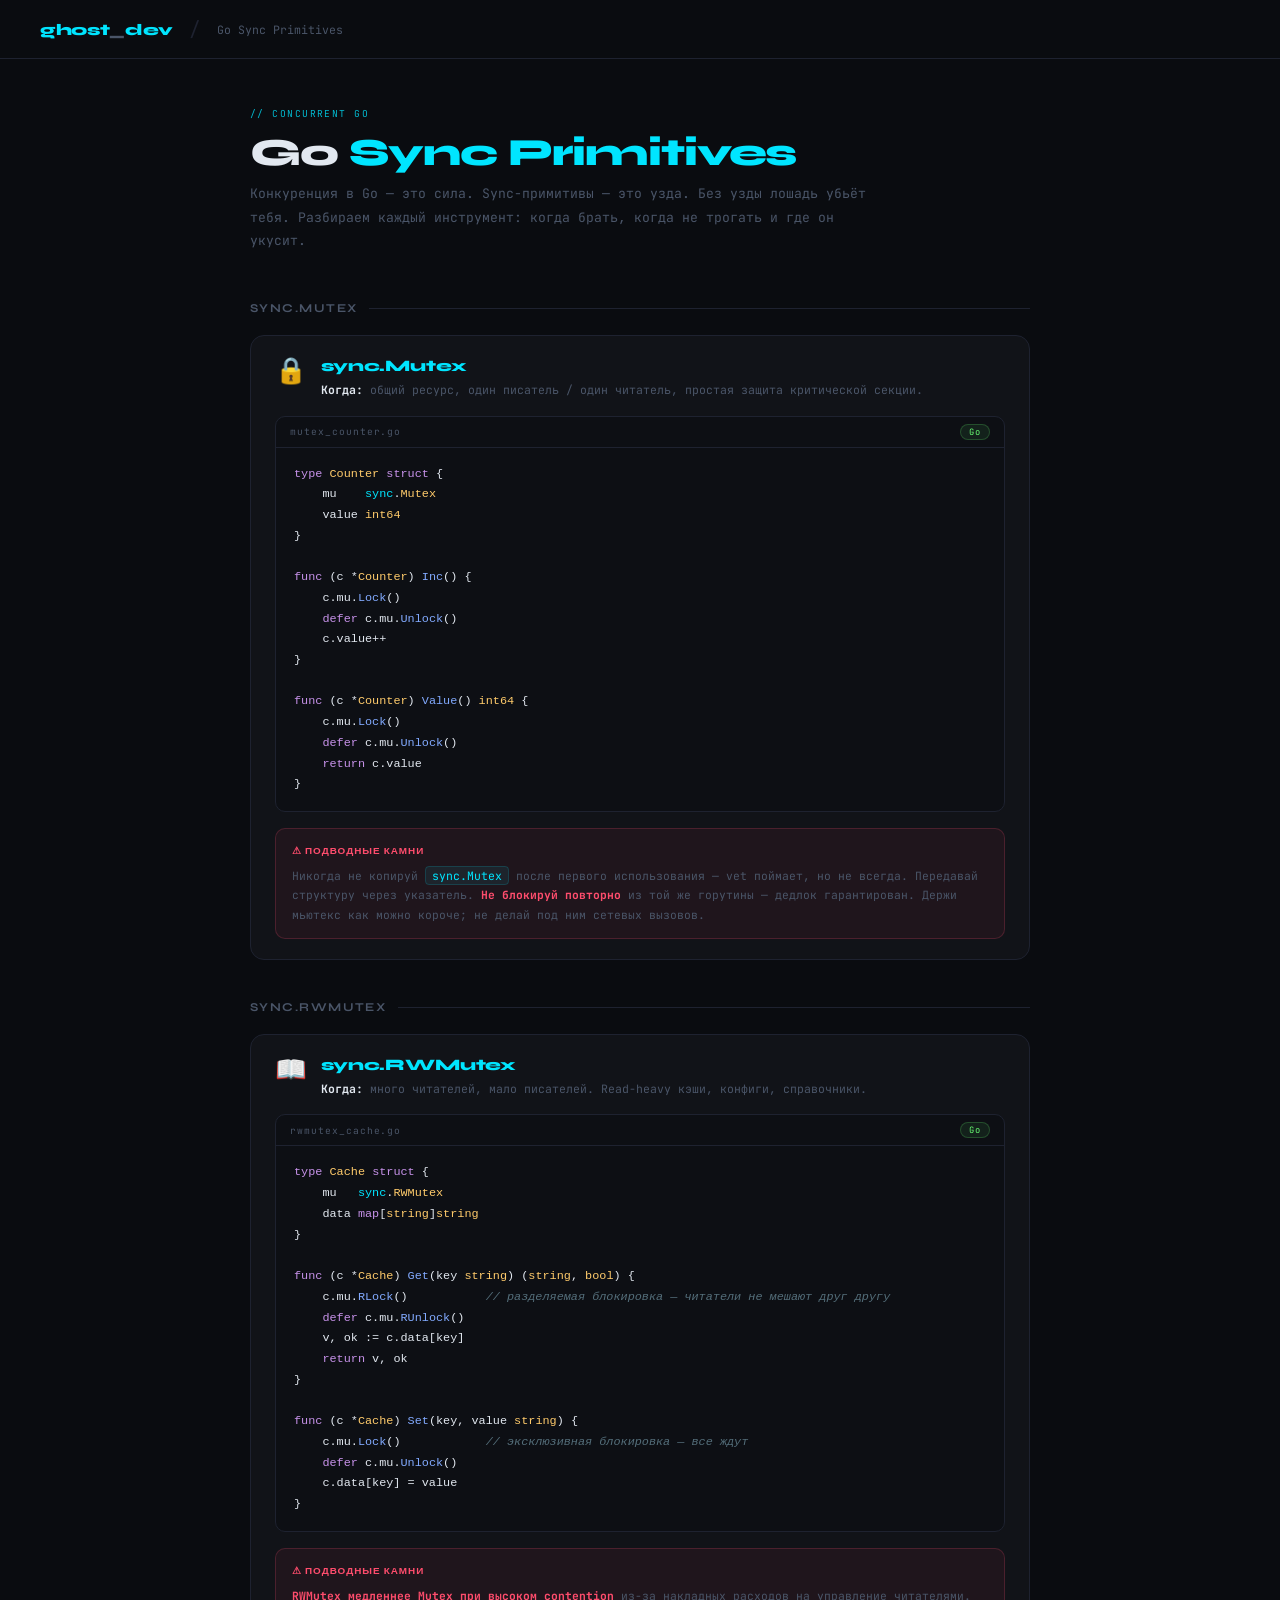
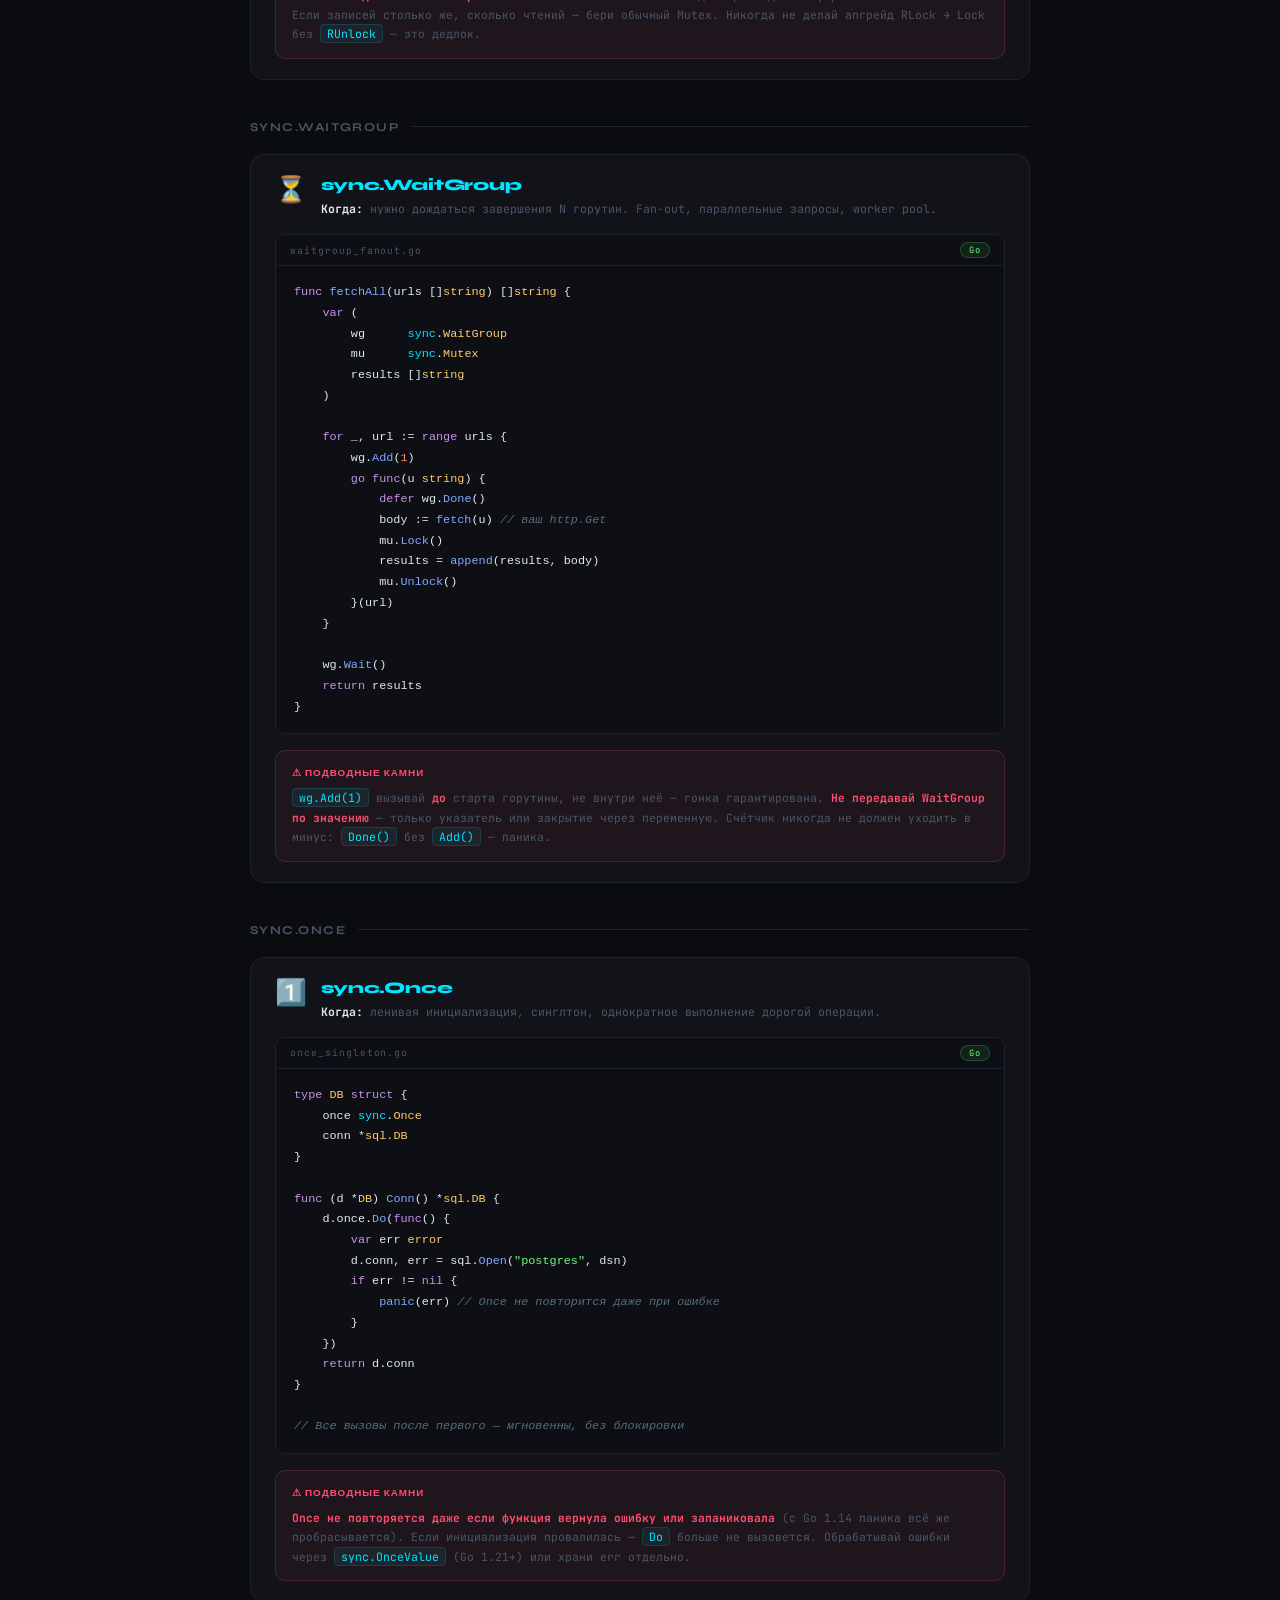
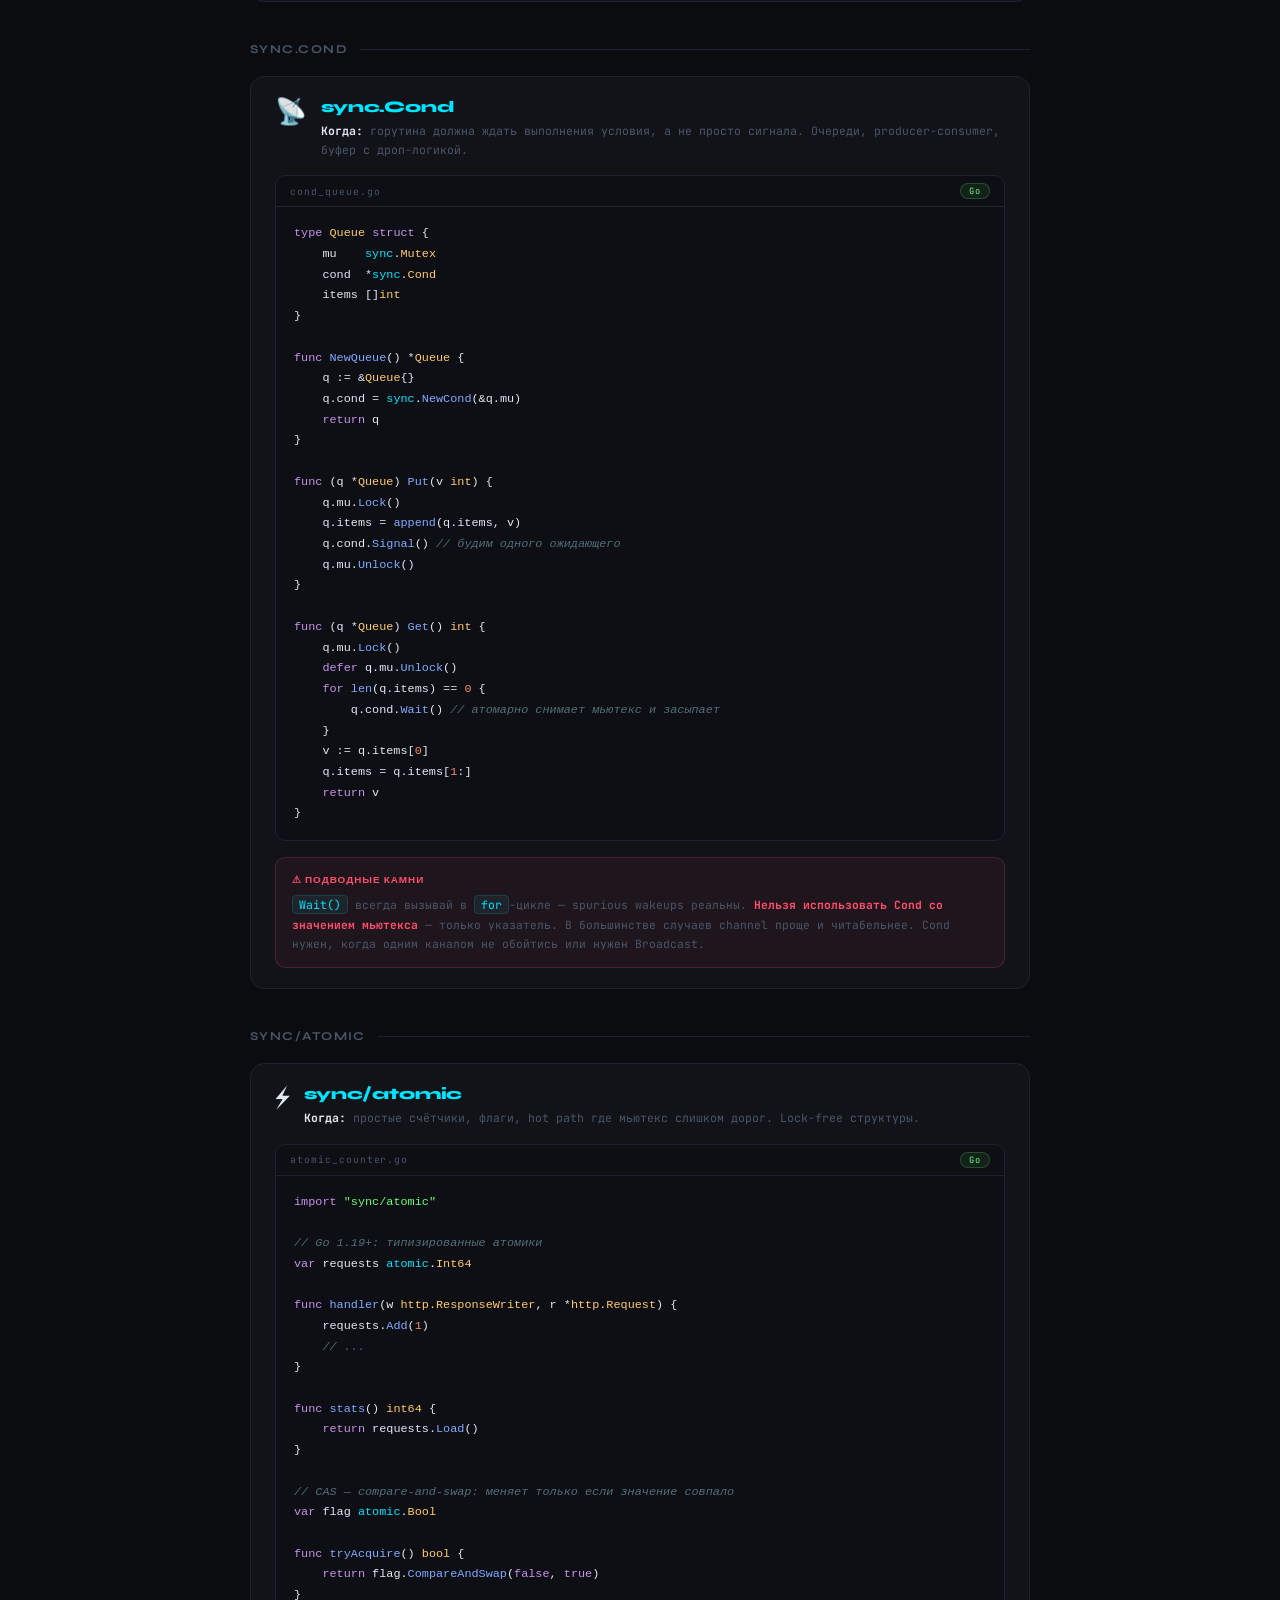
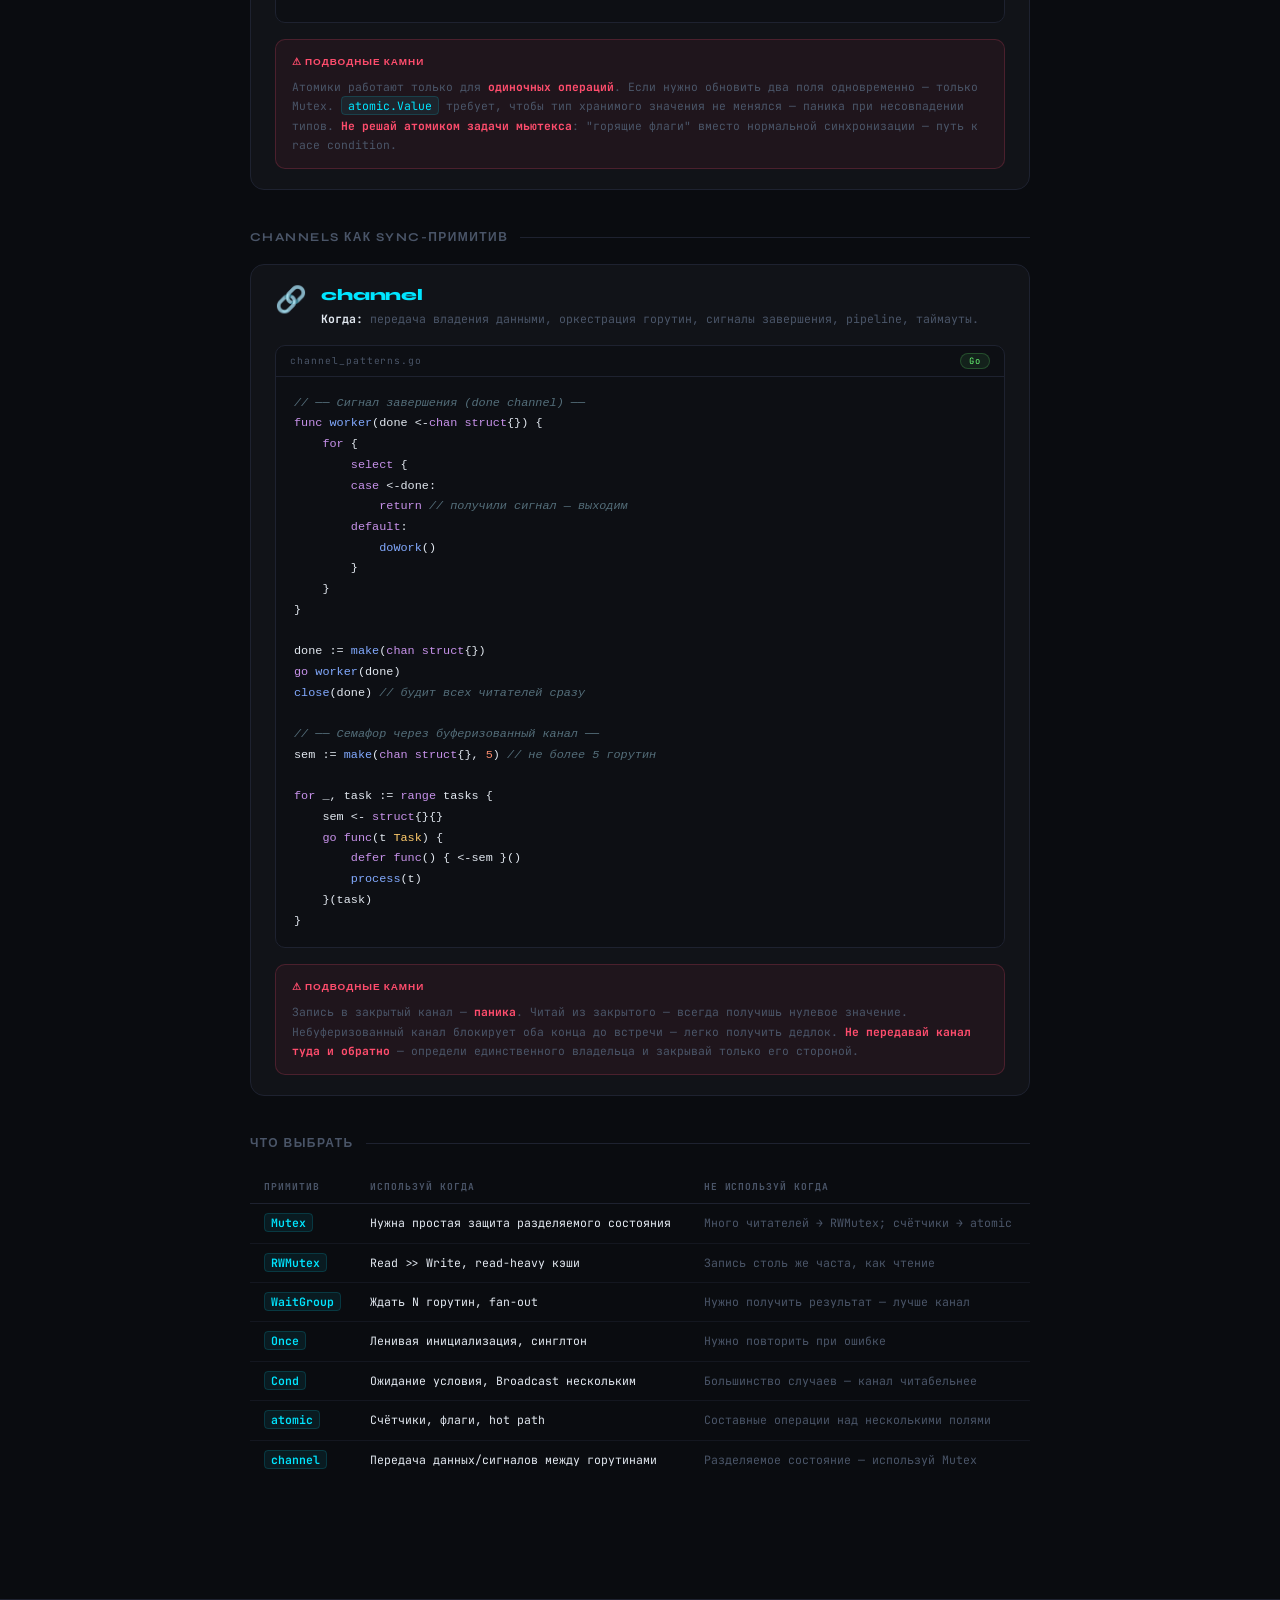
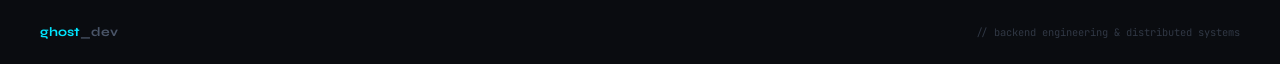
<file: go-sync.html>
<!DOCTYPE html>
<html lang="ru">
<head>
<meta charset="UTF-8">
<meta name="viewport" content="width=device-width, initial-scale=1.0">
<title>Go Sync Primitives — ghost_dev</title>
<link href="https://fonts.googleapis.com/css2?family=JetBrains+Mono:wght@400;600;700&family=Syne:wght@400;700;800&display=swap" rel="stylesheet">
<style>
  :root {
    --bg: #0a0c10;
    --surface: #111318;
    --border: #1e2230;
    --accent: #00e5ff;
    --accent2: #ff4d6d;
    --accent3: #69ff74;
    --text: #e2e8f0;
    --muted: #4a5568;
  }

  * { margin: 0; padding: 0; box-sizing: border-box; }

  body {
    background: var(--bg);
    color: var(--text);
    font-family: 'JetBrains Mono', monospace;
    min-height: 100vh;
  }

  /* ── NAV ── */
  nav {
    border-bottom: 1px solid var(--border);
    padding: 16px 40px;
    display: flex;
    align-items: center;
    gap: 16px;
  }

  .nav-logo {
    font-family: 'Syne', sans-serif;
    font-weight: 800;
    font-size: 1rem;
    color: var(--accent);
    text-decoration: none;
    letter-spacing: -0.02em;
  }

  .nav-logo span { color: var(--muted); }

  .nav-sep { color: var(--border); font-size: 1.2rem; }

  .nav-current {
    font-size: 0.72rem;
    color: var(--muted);
  }

  /* ── CONTENT ── */
  .content {
    max-width: 860px;
    margin: 0 auto;
    padding: 48px 40px 80px;
  }

  .page-tag {
    font-size: 0.6rem;
    color: var(--accent);
    letter-spacing: 0.15em;
    text-transform: uppercase;
    margin-bottom: 12px;
    opacity: 0.8;
  }

  h1 {
    font-family: 'Syne', sans-serif;
    font-weight: 800;
    font-size: clamp(1.6rem, 4vw, 2.4rem);
    color: var(--text);
    letter-spacing: -0.03em;
    margin-bottom: 8px;
    line-height: 1.1;
  }

  h1 .hl { color: var(--accent); }

  .lead {
    font-size: 0.82rem;
    color: var(--muted);
    line-height: 1.8;
    margin-bottom: 48px;
    max-width: 640px;
  }

  /* ── SECTION TITLE ── */
  .section-title {
    font-family: 'Syne', sans-serif;
    font-weight: 700;
    font-size: 0.75rem;
    color: var(--muted);
    text-transform: uppercase;
    letter-spacing: 0.12em;
    margin-bottom: 20px;
    display: flex;
    align-items: center;
    gap: 12px;
  }

  .section-title::after {
    content: '';
    flex: 1;
    height: 1px;
    background: var(--border);
  }

  /* ── PRIMITIVE CARD ── */
  .primitive-grid {
    display: flex;
    flex-direction: column;
    gap: 20px;
    margin-bottom: 40px;
  }

  .primitive-card {
    background: var(--surface);
    border: 1px solid var(--border);
    border-radius: 14px;
    overflow: hidden;
    transition: border-color 0.2s;
  }

  .primitive-card:hover {
    border-color: rgba(0,229,255,0.3);
  }

  .primitive-header {
    padding: 20px 24px 0;
    display: flex;
    align-items: flex-start;
    gap: 14px;
  }

  .primitive-icon {
    font-size: 1.6rem;
    line-height: 1;
    flex-shrink: 0;
    margin-top: 2px;
  }

  .primitive-meta { flex: 1; }

  .primitive-name {
    font-family: 'Syne', sans-serif;
    font-weight: 800;
    font-size: 1rem;
    color: var(--accent);
    letter-spacing: -0.01em;
    margin-bottom: 6px;
  }

  .primitive-when {
    font-size: 0.72rem;
    color: var(--muted);
    line-height: 1.6;
  }

  .primitive-when strong {
    color: var(--text);
  }

  /* ── CODE BLOCK ── */
  .code-block {
    margin: 16px 24px;
    background: #0d0f14;
    border: 1px solid var(--border);
    border-radius: 10px;
    overflow: hidden;
  }

  .code-label {
    padding: 7px 14px;
    font-size: 0.6rem;
    color: var(--muted);
    letter-spacing: 0.1em;
    border-bottom: 1px solid var(--border);
    display: flex;
    justify-content: space-between;
    align-items: center;
  }

  .code-label .lang-badge {
    background: rgba(105,255,116,0.08);
    border: 1px solid rgba(105,255,116,0.2);
    color: var(--accent3);
    border-radius: 20px;
    padding: 1px 8px;
    font-size: 0.55rem;
  }

  pre {
    padding: 16px 18px;
    font-size: 0.74rem;
    line-height: 1.75;
    overflow-x: auto;
    color: var(--text);
  }

  /* ── Go syntax highlighting ── */
  .kw  { color: #c792ea; }   /* keyword */
  .fn  { color: #82aaff; }   /* function/method */
  .tp  { color: #ffcb6b; }   /* type */
  .st  { color: var(--accent3); } /* string */
  .cm  { color: #546e7a; font-style: italic; } /* comment */
  .nm  { color: #f78c6c; }   /* number */
  .pk  { color: var(--accent); } /* package */

  /* ── PITFALL BOX ── */
  .pitfall {
    margin: 0 24px 20px;
    background: rgba(255,77,109,0.06);
    border: 1px solid rgba(255,77,109,0.2);
    border-radius: 10px;
    padding: 14px 16px;
    font-size: 0.71rem;
    line-height: 1.7;
    color: var(--muted);
  }

  .pitfall-label {
    font-family: 'Syne', sans-serif;
    font-weight: 700;
    font-size: 0.62rem;
    color: var(--accent2);
    letter-spacing: 0.1em;
    text-transform: uppercase;
    margin-bottom: 6px;
  }

  .pitfall strong { color: var(--accent2); }

  /* ── WHEN TO USE TABLE ── */
  .use-table {
    width: 100%;
    border-collapse: collapse;
    margin-bottom: 40px;
    font-size: 0.72rem;
  }

  .use-table th {
    text-align: left;
    color: var(--muted);
    font-size: 0.6rem;
    letter-spacing: 0.1em;
    text-transform: uppercase;
    padding: 10px 14px;
    border-bottom: 1px solid var(--border);
  }

  .use-table td {
    padding: 10px 14px;
    border-bottom: 1px solid rgba(30,34,48,0.5);
    vertical-align: top;
    line-height: 1.6;
  }

  .use-table tr:last-child td { border-bottom: none; }

  .use-table .name-cell {
    color: var(--accent);
    white-space: nowrap;
    font-weight: 600;
  }

  .use-table .use-cell { color: var(--text); }
  .use-table .avoid-cell { color: var(--muted); }

  .use-table tr:hover td { background: rgba(255,255,255,0.02); }

  code {
    background: rgba(0,229,255,0.07);
    border: 1px solid rgba(0,229,255,0.15);
    border-radius: 4px;
    padding: 1px 6px;
    font-size: 0.72rem;
    color: var(--accent);
    font-family: 'JetBrains Mono', monospace;
  }

  /* ── FOOTER ── */
  footer {
    border-top: 1px solid var(--border);
    padding: 24px 40px;
    display: flex;
    justify-content: space-between;
    align-items: center;
    flex-wrap: wrap;
    gap: 12px;
  }

  .footer-brand {
    font-family: 'Syne', sans-serif;
    font-weight: 700;
    font-size: 0.8rem;
    color: var(--muted);
  }

  .footer-brand span { color: var(--accent); }

  .footer-note {
    font-size: 0.65rem;
    color: var(--muted);
    opacity: 0.6;
  }

  @media (max-width: 600px) {
    nav, .content, footer { padding-left: 20px; padding-right: 20px; }
    .primitive-header, .code-block, .pitfall { margin-left: 0; margin-right: 0; }
    .code-block { border-radius: 0; border-left: none; border-right: none; }
  }
</style>
</head>
<body>

<nav>
  <a href="index.html" class="nav-logo">ghost<span>_</span>dev</a>
  <span class="nav-sep">/</span>
  <span class="nav-current">Go Sync Primitives</span>
</nav>

<div class="content">
  <div class="page-tag">// concurrent go</div>
  <h1>Go <span class="hl">Sync Primitives</span></h1>
  <p class="lead">
    Конкуренция в Go — это сила. Sync-примитивы — это узда. Без узды лошадь убьёт тебя.
    Разбираем каждый инструмент: когда брать, когда не трогать и где он укусит.
  </p>

  <!-- ───── MUTEX ───── -->
  <div class="section-title">sync.Mutex</div>
  <div class="primitive-grid">
    <div class="primitive-card">
      <div class="primitive-header">
        <div class="primitive-icon">🔒</div>
        <div class="primitive-meta">
          <div class="primitive-name">sync.Mutex</div>
          <div class="primitive-when">
            <strong>Когда:</strong> общий ресурс, один писатель / один читатель, простая защита критической секции.
          </div>
        </div>
      </div>
      <div class="code-block">
        <div class="code-label">
          <span>mutex_counter.go</span>
          <span class="lang-badge">Go</span>
        </div>
        <pre><span class="kw">type</span> <span class="tp">Counter</span> <span class="kw">struct</span> {
    mu    <span class="pk">sync</span>.<span class="tp">Mutex</span>
    value <span class="tp">int64</span>
}

<span class="kw">func</span> (c *<span class="tp">Counter</span>) <span class="fn">Inc</span>() {
    c.mu.<span class="fn">Lock</span>()
    <span class="kw">defer</span> c.mu.<span class="fn">Unlock</span>()
    c.value++
}

<span class="kw">func</span> (c *<span class="tp">Counter</span>) <span class="fn">Value</span>() <span class="tp">int64</span> {
    c.mu.<span class="fn">Lock</span>()
    <span class="kw">defer</span> c.mu.<span class="fn">Unlock</span>()
    <span class="kw">return</span> c.value
}</pre>
      </div>
      <div class="pitfall">
        <div class="pitfall-label">⚠ Подводные камни</div>
        Никогда не копируй <code>sync.Mutex</code> после первого использования — vet поймает, но не всегда.
        Передавай структуру через указатель. <strong>Не блокируй повторно</strong> из той же горутины — дедлок гарантирован.
        Держи мьютекс как можно короче; не делай под ним сетевых вызовов.
      </div>
    </div>
  </div>

  <!-- ───── RWMUTEX ───── -->
  <div class="section-title">sync.RWMutex</div>
  <div class="primitive-grid">
    <div class="primitive-card">
      <div class="primitive-header">
        <div class="primitive-icon">📖</div>
        <div class="primitive-meta">
          <div class="primitive-name">sync.RWMutex</div>
          <div class="primitive-when">
            <strong>Когда:</strong> много читателей, мало писателей. Read-heavy кэши, конфиги, справочники.
          </div>
        </div>
      </div>
      <div class="code-block">
        <div class="code-label">
          <span>rwmutex_cache.go</span>
          <span class="lang-badge">Go</span>
        </div>
        <pre><span class="kw">type</span> <span class="tp">Cache</span> <span class="kw">struct</span> {
    mu   <span class="pk">sync</span>.<span class="tp">RWMutex</span>
    data <span class="kw">map</span>[<span class="tp">string</span>]<span class="tp">string</span>
}

<span class="kw">func</span> (c *<span class="tp">Cache</span>) <span class="fn">Get</span>(key <span class="tp">string</span>) (<span class="tp">string</span>, <span class="tp">bool</span>) {
    c.mu.<span class="fn">RLock</span>()           <span class="cm">// разделяемая блокировка — читатели не мешают друг другу</span>
    <span class="kw">defer</span> c.mu.<span class="fn">RUnlock</span>()
    v, ok := c.data[key]
    <span class="kw">return</span> v, ok
}

<span class="kw">func</span> (c *<span class="tp">Cache</span>) <span class="fn">Set</span>(key, value <span class="tp">string</span>) {
    c.mu.<span class="fn">Lock</span>()            <span class="cm">// эксклюзивная блокировка — все ждут</span>
    <span class="kw">defer</span> c.mu.<span class="fn">Unlock</span>()
    c.data[key] = value
}</pre>
      </div>
      <div class="pitfall">
        <div class="pitfall-label">⚠ Подводные камни</div>
        <strong>RWMutex медленнее Mutex при высоком contention</strong> из-за накладных расходов на управление читателями.
        Если записей столько же, сколько чтений — бери обычный Mutex.
        Никогда не делай апгрейд RLock → Lock без <code>RUnlock</code> — это дедлок.
      </div>
    </div>
  </div>

  <!-- ───── WAITGROUP ───── -->
  <div class="section-title">sync.WaitGroup</div>
  <div class="primitive-grid">
    <div class="primitive-card">
      <div class="primitive-header">
        <div class="primitive-icon">⏳</div>
        <div class="primitive-meta">
          <div class="primitive-name">sync.WaitGroup</div>
          <div class="primitive-when">
            <strong>Когда:</strong> нужно дождаться завершения N горутин. Fan-out, параллельные запросы, worker pool.
          </div>
        </div>
      </div>
      <div class="code-block">
        <div class="code-label">
          <span>waitgroup_fanout.go</span>
          <span class="lang-badge">Go</span>
        </div>
        <pre><span class="kw">func</span> <span class="fn">fetchAll</span>(urls []<span class="tp">string</span>) []<span class="tp">string</span> {
    <span class="kw">var</span> (
        wg      <span class="pk">sync</span>.<span class="tp">WaitGroup</span>
        mu      <span class="pk">sync</span>.<span class="tp">Mutex</span>
        results []<span class="tp">string</span>
    )

    <span class="kw">for</span> _, url := <span class="kw">range</span> urls {
        wg.<span class="fn">Add</span>(<span class="nm">1</span>)
        <span class="kw">go func</span>(u <span class="tp">string</span>) {
            <span class="kw">defer</span> wg.<span class="fn">Done</span>()
            body := <span class="fn">fetch</span>(u) <span class="cm">// ваш http.Get</span>
            mu.<span class="fn">Lock</span>()
            results = <span class="fn">append</span>(results, body)
            mu.<span class="fn">Unlock</span>()
        }(url)
    }

    wg.<span class="fn">Wait</span>()
    <span class="kw">return</span> results
}</pre>
      </div>
      <div class="pitfall">
        <div class="pitfall-label">⚠ Подводные камни</div>
        <code>wg.Add(1)</code> вызывай <strong>до</strong> старта горутины, не внутри неё — гонка гарантирована.
        <strong>Не передавай WaitGroup по значению</strong> — только указатель или закрытие через переменную.
        Счётчик никогда не должен уходить в минус: <code>Done()</code> без <code>Add()</code> — паника.
      </div>
    </div>
  </div>

  <!-- ───── ONCE ───── -->
  <div class="section-title">sync.Once</div>
  <div class="primitive-grid">
    <div class="primitive-card">
      <div class="primitive-header">
        <div class="primitive-icon">1️⃣</div>
        <div class="primitive-meta">
          <div class="primitive-name">sync.Once</div>
          <div class="primitive-when">
            <strong>Когда:</strong> ленивая инициализация, синглтон, однократное выполнение дорогой операции.
          </div>
        </div>
      </div>
      <div class="code-block">
        <div class="code-label">
          <span>once_singleton.go</span>
          <span class="lang-badge">Go</span>
        </div>
        <pre><span class="kw">type</span> <span class="tp">DB</span> <span class="kw">struct</span> {
    once <span class="pk">sync</span>.<span class="tp">Once</span>
    conn *<span class="tp">sql.DB</span>
}

<span class="kw">func</span> (d *<span class="tp">DB</span>) <span class="fn">Conn</span>() *<span class="tp">sql.DB</span> {
    d.once.<span class="fn">Do</span>(<span class="kw">func</span>() {
        <span class="kw">var</span> err <span class="tp">error</span>
        d.conn, err = sql.<span class="fn">Open</span>(<span class="st">"postgres"</span>, dsn)
        <span class="kw">if</span> err != <span class="kw">nil</span> {
            <span class="fn">panic</span>(err) <span class="cm">// Once не повторится даже при ошибке</span>
        }
    })
    <span class="kw">return</span> d.conn
}

<span class="cm">// Все вызовы после первого — мгновенны, без блокировки</span></pre>
      </div>
      <div class="pitfall">
        <div class="pitfall-label">⚠ Подводные камни</div>
        <strong>Once не повторяется даже если функция вернула ошибку или запаниковала</strong> (с Go 1.14 паника всё же пробрасывается).
        Если инициализация провалилась — <code>Do</code> больше не вызовется. Обрабатывай ошибки через <code>sync.OnceValue</code> (Go 1.21+) или храни err отдельно.
      </div>
    </div>
  </div>

  <!-- ───── COND ───── -->
  <div class="section-title">sync.Cond</div>
  <div class="primitive-grid">
    <div class="primitive-card">
      <div class="primitive-header">
        <div class="primitive-icon">📡</div>
        <div class="primitive-meta">
          <div class="primitive-name">sync.Cond</div>
          <div class="primitive-when">
            <strong>Когда:</strong> горутина должна ждать выполнения условия, а не просто сигнала. Очереди, producer-consumer, буфер с дроп-логикой.
          </div>
        </div>
      </div>
      <div class="code-block">
        <div class="code-label">
          <span>cond_queue.go</span>
          <span class="lang-badge">Go</span>
        </div>
        <pre><span class="kw">type</span> <span class="tp">Queue</span> <span class="kw">struct</span> {
    mu    <span class="pk">sync</span>.<span class="tp">Mutex</span>
    cond  *<span class="pk">sync</span>.<span class="tp">Cond</span>
    items []<span class="tp">int</span>
}

<span class="kw">func</span> <span class="fn">NewQueue</span>() *<span class="tp">Queue</span> {
    q := &<span class="tp">Queue</span>{}
    q.cond = <span class="pk">sync</span>.<span class="fn">NewCond</span>(&q.mu)
    <span class="kw">return</span> q
}

<span class="kw">func</span> (q *<span class="tp">Queue</span>) <span class="fn">Put</span>(v <span class="tp">int</span>) {
    q.mu.<span class="fn">Lock</span>()
    q.items = <span class="fn">append</span>(q.items, v)
    q.cond.<span class="fn">Signal</span>() <span class="cm">// будим одного ожидающего</span>
    q.mu.<span class="fn">Unlock</span>()
}

<span class="kw">func</span> (q *<span class="tp">Queue</span>) <span class="fn">Get</span>() <span class="tp">int</span> {
    q.mu.<span class="fn">Lock</span>()
    <span class="kw">defer</span> q.mu.<span class="fn">Unlock</span>()
    <span class="kw">for</span> <span class="fn">len</span>(q.items) == <span class="nm">0</span> {
        q.cond.<span class="fn">Wait</span>() <span class="cm">// атомарно снимает мьютекс и засыпает</span>
    }
    v := q.items[<span class="nm">0</span>]
    q.items = q.items[<span class="nm">1</span>:]
    <span class="kw">return</span> v
}</pre>
      </div>
      <div class="pitfall">
        <div class="pitfall-label">⚠ Подводные камни</div>
        <code>Wait()</code> всегда вызывай в <code>for</code>-цикле — spurious wakeups реальны.
        <strong>Нельзя использовать Cond со значением мьютекса</strong> — только указатель.
        В большинстве случаев channel проще и читабельнее. Cond нужен, когда одним каналом не обойтись или нужен Broadcast.
      </div>
    </div>
  </div>

  <!-- ───── ATOMIC ───── -->
  <div class="section-title">sync/atomic</div>
  <div class="primitive-grid">
    <div class="primitive-card">
      <div class="primitive-header">
        <div class="primitive-icon">⚡</div>
        <div class="primitive-meta">
          <div class="primitive-name">sync/atomic</div>
          <div class="primitive-when">
            <strong>Когда:</strong> простые счётчики, флаги, hot path где мьютекс слишком дорог. Lock-free структуры.
          </div>
        </div>
      </div>
      <div class="code-block">
        <div class="code-label">
          <span>atomic_counter.go</span>
          <span class="lang-badge">Go</span>
        </div>
        <pre><span class="kw">import</span> <span class="st">"sync/atomic"</span>

<span class="cm">// Go 1.19+: типизированные атомики</span>
<span class="kw">var</span> requests <span class="pk">atomic</span>.<span class="tp">Int64</span>

<span class="kw">func</span> <span class="fn">handler</span>(w <span class="tp">http.ResponseWriter</span>, r *<span class="tp">http.Request</span>) {
    requests.<span class="fn">Add</span>(<span class="nm">1</span>)
    <span class="cm">// ...</span>
}

<span class="kw">func</span> <span class="fn">stats</span>() <span class="tp">int64</span> {
    <span class="kw">return</span> requests.<span class="fn">Load</span>()
}

<span class="cm">// CAS — compare-and-swap: меняет только если значение совпало</span>
<span class="kw">var</span> flag <span class="pk">atomic</span>.<span class="tp">Bool</span>

<span class="kw">func</span> <span class="fn">tryAcquire</span>() <span class="tp">bool</span> {
    <span class="kw">return</span> flag.<span class="fn">CompareAndSwap</span>(<span class="kw">false</span>, <span class="kw">true</span>)
}</pre>
      </div>
      <div class="pitfall">
        <div class="pitfall-label">⚠ Подводные камни</div>
        Атомики работают только для <strong>одиночных операций</strong>. Если нужно обновить два поля одновременно — только Mutex.
        <code>atomic.Value</code> требует, чтобы тип хранимого значения не менялся — паника при несовпадении типов.
        <strong>Не решай атомиком задачи мьютекса</strong>: "горящие флаги" вместо нормальной синхронизации — путь к race condition.
      </div>
    </div>
  </div>

  <!-- ───── CHANNELS ───── -->
  <div class="section-title">channels как sync-примитив</div>
  <div class="primitive-grid">
    <div class="primitive-card">
      <div class="primitive-header">
        <div class="primitive-icon">🔗</div>
        <div class="primitive-meta">
          <div class="primitive-name">channel</div>
          <div class="primitive-when">
            <strong>Когда:</strong> передача владения данными, оркестрация горутин, сигналы завершения, pipeline, таймауты.
          </div>
        </div>
      </div>
      <div class="code-block">
        <div class="code-label">
          <span>channel_patterns.go</span>
          <span class="lang-badge">Go</span>
        </div>
        <pre><span class="cm">// ── Сигнал завершения (done channel) ──</span>
<span class="kw">func</span> <span class="fn">worker</span>(done <-<span class="kw">chan</span> <span class="kw">struct</span>{}) {
    <span class="kw">for</span> {
        <span class="kw">select</span> {
        <span class="kw">case</span> <-done:
            <span class="kw">return</span> <span class="cm">// получили сигнал — выходим</span>
        <span class="kw">default</span>:
            <span class="fn">doWork</span>()
        }
    }
}

done := <span class="fn">make</span>(<span class="kw">chan</span> <span class="kw">struct</span>{})
<span class="kw">go</span> <span class="fn">worker</span>(done)
<span class="fn">close</span>(done) <span class="cm">// будит всех читателей сразу</span>

<span class="cm">// ── Семафор через буферизованный канал ──</span>
sem := <span class="fn">make</span>(<span class="kw">chan</span> <span class="kw">struct</span>{}, <span class="nm">5</span>) <span class="cm">// не более 5 горутин</span>

<span class="kw">for</span> _, task := <span class="kw">range</span> tasks {
    sem <- <span class="kw">struct</span>{}{}
    <span class="kw">go func</span>(t <span class="tp">Task</span>) {
        <span class="kw">defer func</span>() { <-sem }()
        <span class="fn">process</span>(t)
    }(task)
}</pre>
      </div>
      <div class="pitfall">
        <div class="pitfall-label">⚠ Подводные камни</div>
        Запись в закрытый канал — <strong>паника</strong>. Читай из закрытого — всегда получишь нулевое значение.
        Небуферизованный канал блокирует оба конца до встречи — легко получить дедлок.
        <strong>Не передавай канал туда и обратно</strong> — определи единственного владельца и закрывай только его стороной.
      </div>
    </div>
  </div>

  <!-- ───── CHEATSHEET ───── -->
  <div class="section-title">что выбрать</div>
  <table class="use-table">
    <thead>
      <tr>
        <th>Примитив</th>
        <th>Используй когда</th>
        <th>Не используй когда</th>
      </tr>
    </thead>
    <tbody>
      <tr>
        <td class="name-cell"><code>Mutex</code></td>
        <td class="use-cell">Нужна простая защита разделяемого состояния</td>
        <td class="avoid-cell">Много читателей → RWMutex; счётчики → atomic</td>
      </tr>
      <tr>
        <td class="name-cell"><code>RWMutex</code></td>
        <td class="use-cell">Read &gt;&gt; Write, read-heavy кэши</td>
        <td class="avoid-cell">Запись столь же часта, как чтение</td>
      </tr>
      <tr>
        <td class="name-cell"><code>WaitGroup</code></td>
        <td class="use-cell">Ждать N горутин, fan-out</td>
        <td class="avoid-cell">Нужно получить результат — лучше канал</td>
      </tr>
      <tr>
        <td class="name-cell"><code>Once</code></td>
        <td class="use-cell">Ленивая инициализация, синглтон</td>
        <td class="avoid-cell">Нужно повторить при ошибке</td>
      </tr>
      <tr>
        <td class="name-cell"><code>Cond</code></td>
        <td class="use-cell">Ожидание условия, Broadcast нескольким</td>
        <td class="avoid-cell">Большинство случаев — канал читабельнее</td>
      </tr>
      <tr>
        <td class="name-cell"><code>atomic</code></td>
        <td class="use-cell">Счётчики, флаги, hot path</td>
        <td class="avoid-cell">Составные операции над несколькими полями</td>
      </tr>
      <tr>
        <td class="name-cell"><code>channel</code></td>
        <td class="use-cell">Передача данных/сигналов между горутинами</td>
        <td class="avoid-cell">Разделяемое состояние — используй Mutex</td>
      </tr>
    </tbody>
  </table>

</div>

<footer>
  <div class="footer-brand"><span>ghost</span>_dev</div>
  <div class="footer-note">// backend engineering &amp; distributed systems</div>
</footer>

</body>
</html>
</file>
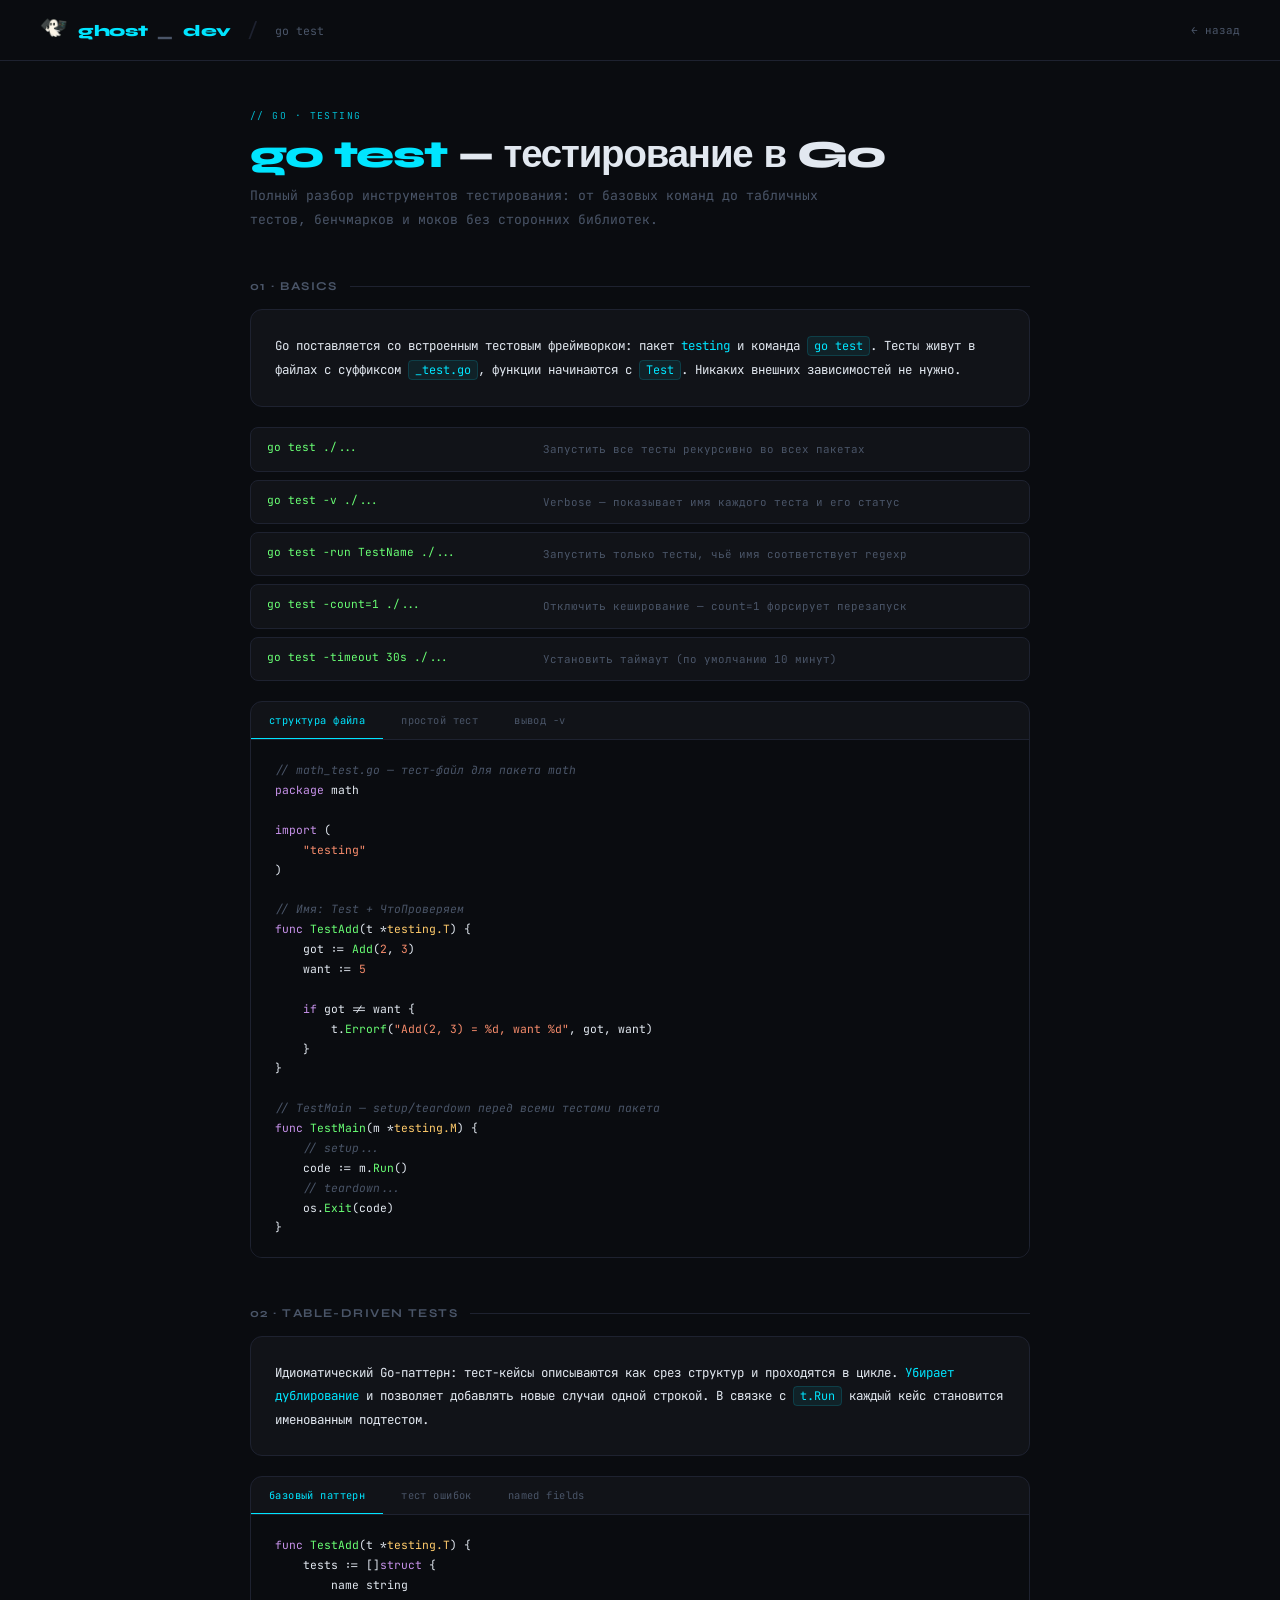
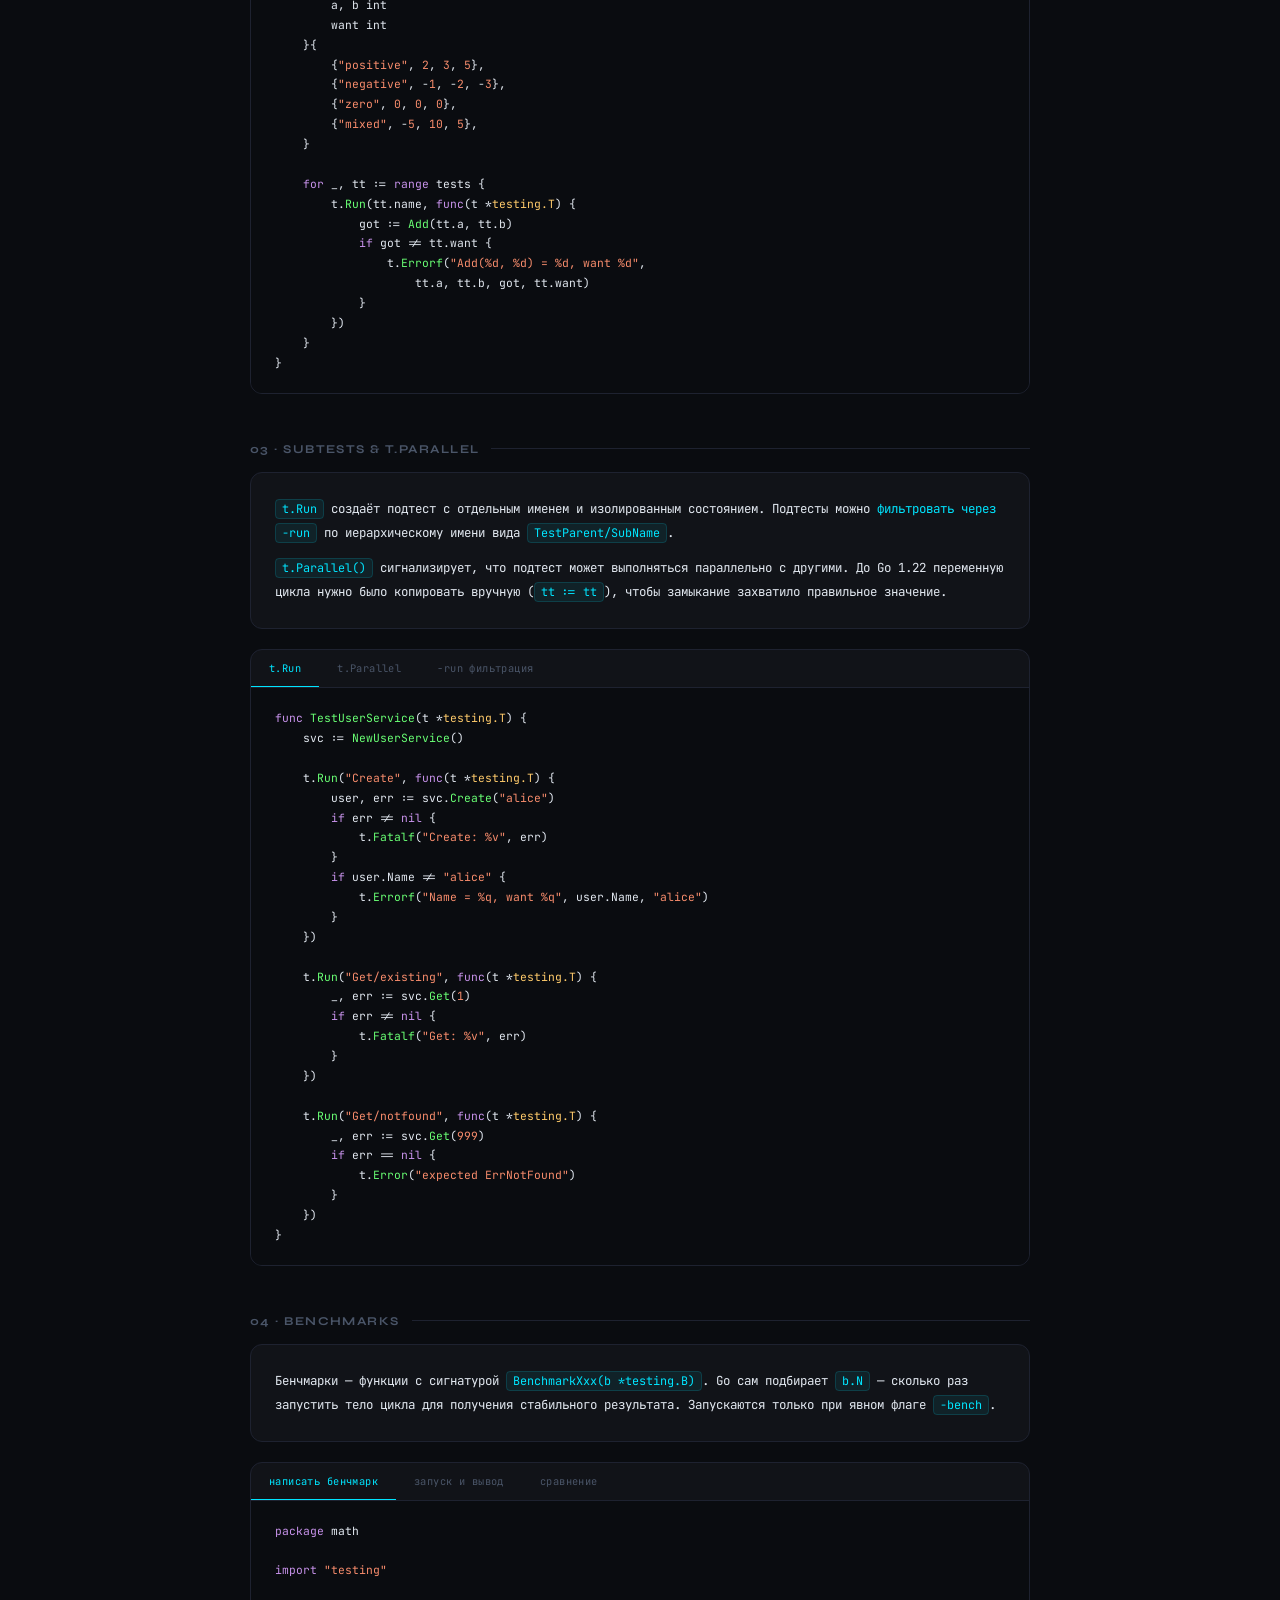
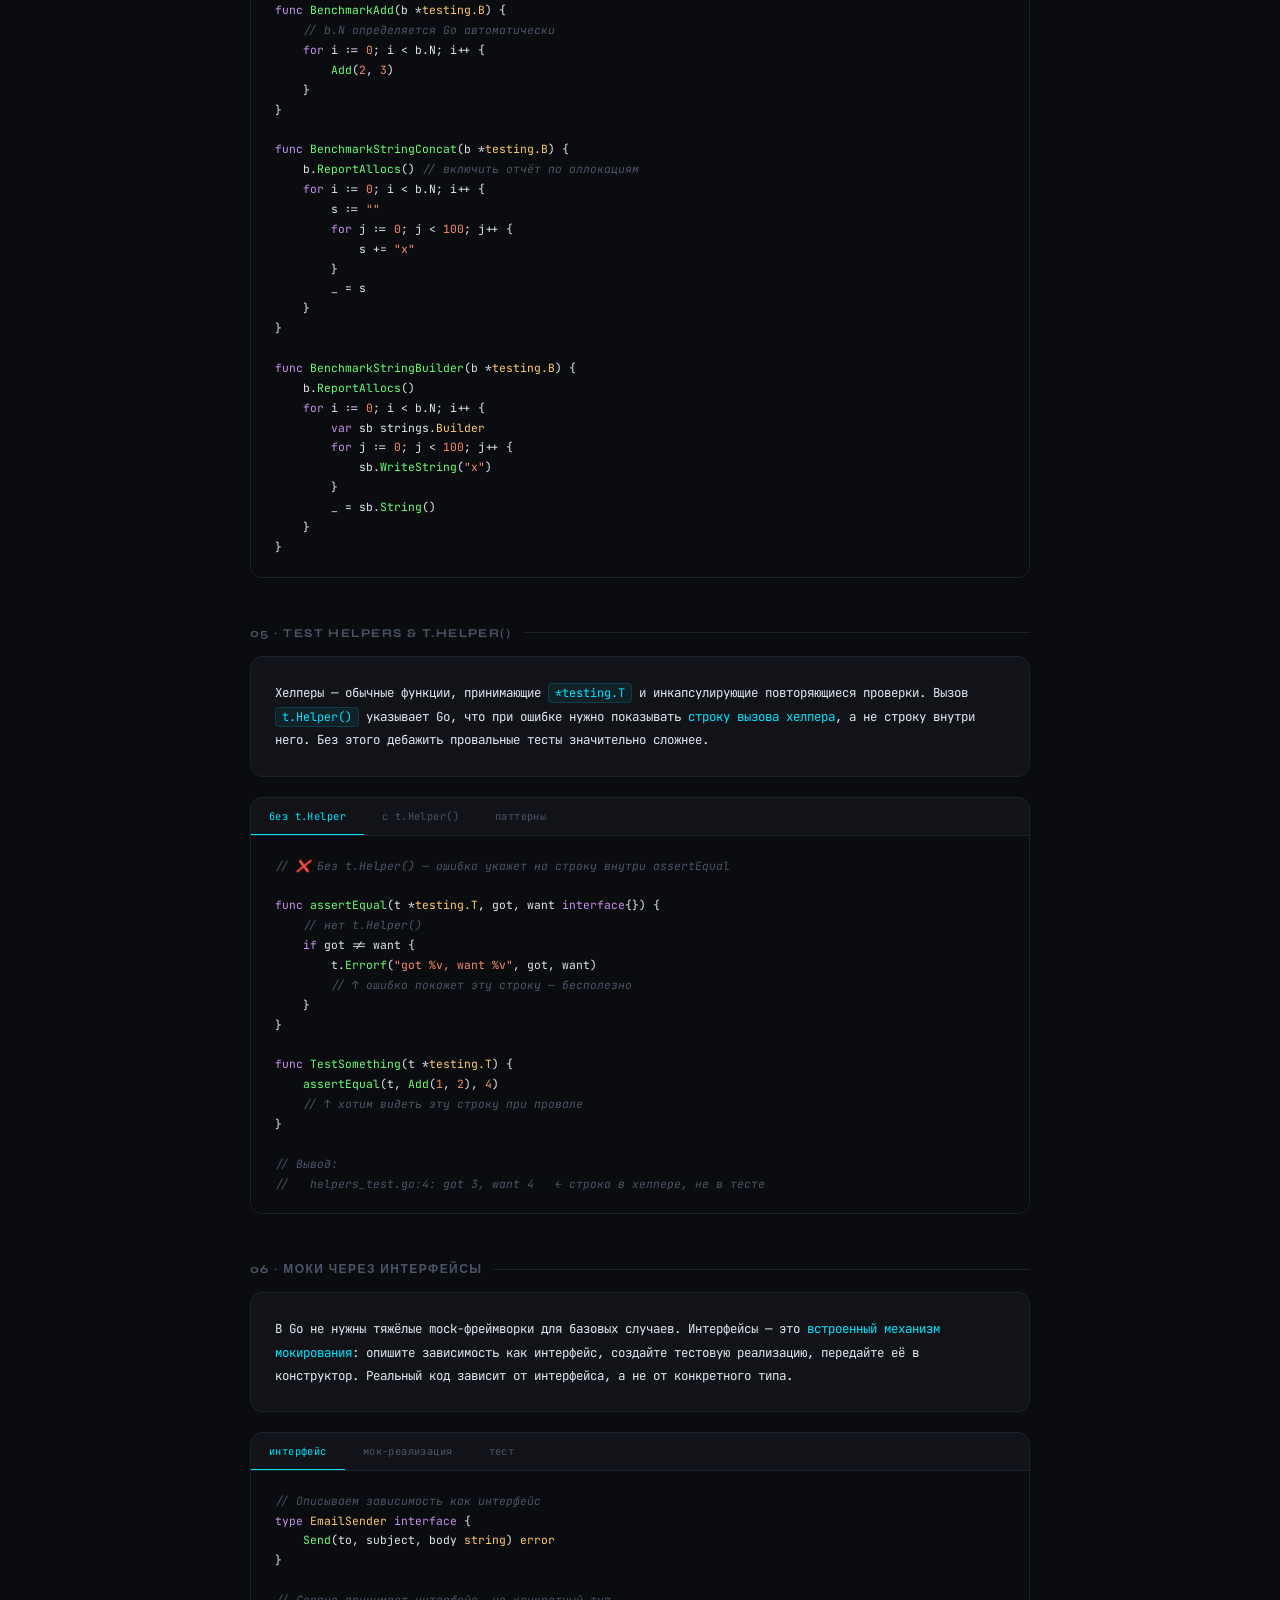
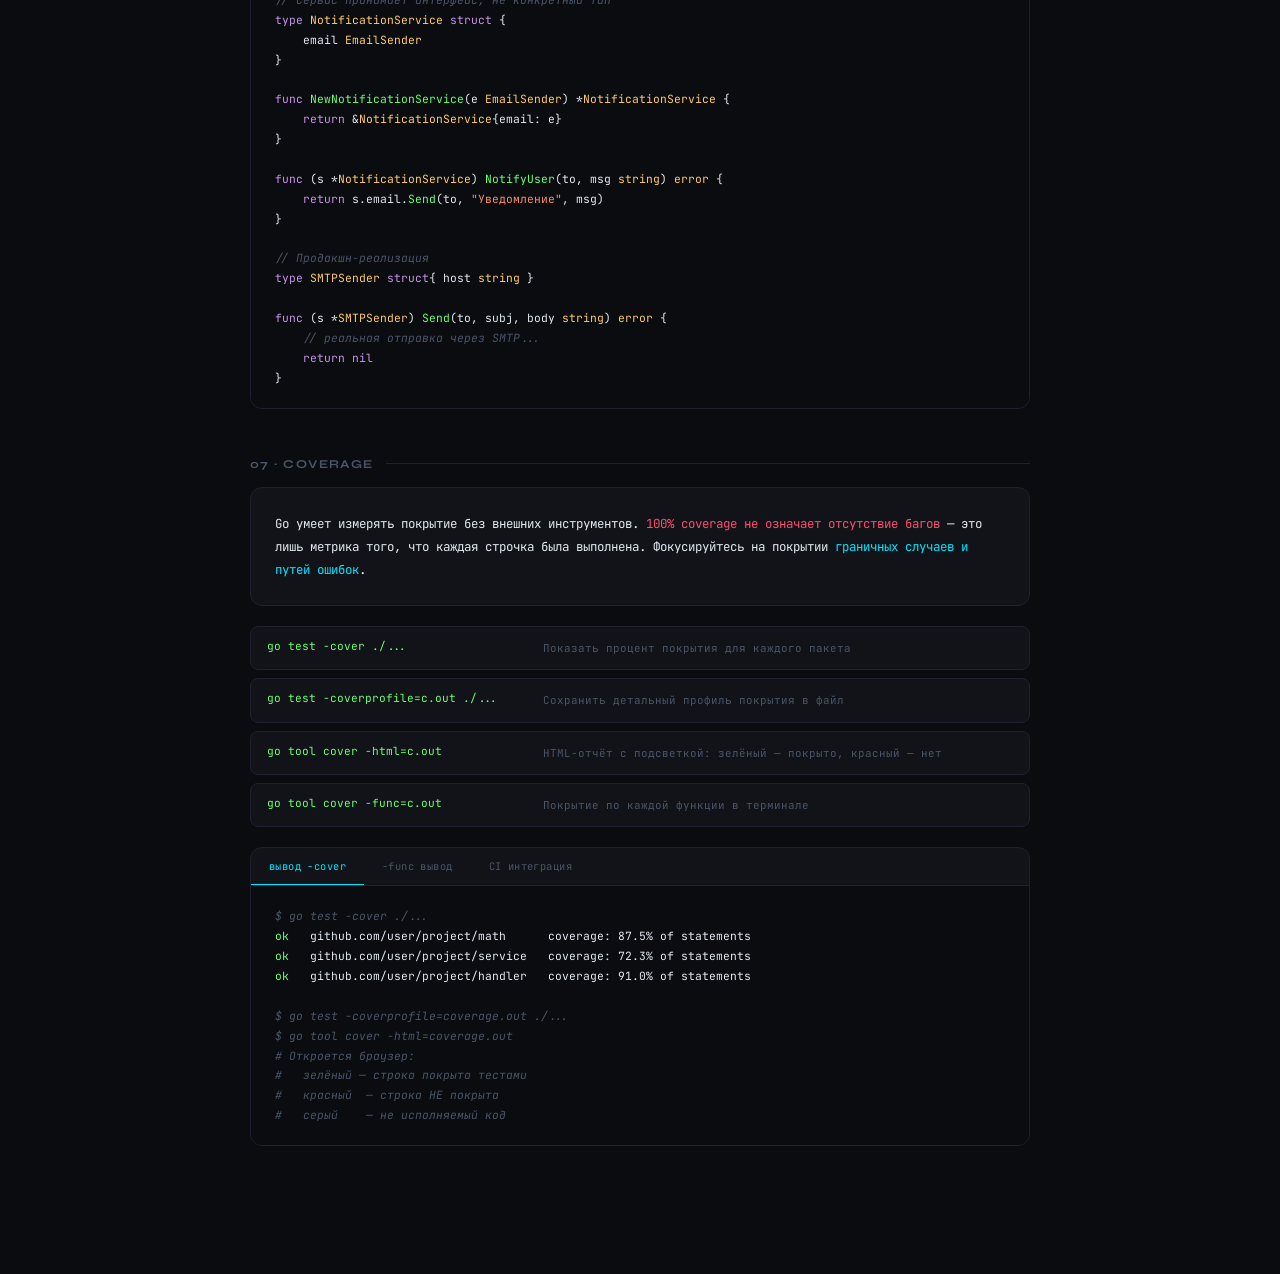
<file: go-test.html>
<!DOCTYPE html>
<html lang="ru">
<head>
<meta charset="UTF-8">
<meta name="viewport" content="width=device-width, initial-scale=1.0">
<title>go test — ghost_dev</title>
<link href="https://fonts.googleapis.com/css2?family=JetBrains+Mono:wght@400;600;700&family=Syne:wght@400;700;800&display=swap" rel="stylesheet">
<style>
  :root {
    --bg: #0a0c10;
    --surface: #111318;
    --surface2: #161a23;
    --border: #1e2230;
    --accent: #00e5ff;
    --accent2: #ff4d6d;
    --accent3: #69ff74;
    --text: #e2e8f0;
    --muted: #4a5568;
  }

  * { margin: 0; padding: 0; box-sizing: border-box; }

  body {
    background: var(--bg);
    color: var(--text);
    font-family: 'JetBrains Mono', monospace;
    min-height: 100vh;
  }

  /* ── NAV ── */
  nav {
    border-bottom: 1px solid var(--border);
    padding: 16px 40px;
    display: flex;
    align-items: center;
    gap: 16px;
  }

  .nav-logo {
    font-family: 'Syne', sans-serif;
    font-weight: 800;
    font-size: 1rem;
    color: var(--accent);
    text-decoration: none;
    letter-spacing: -0.02em;
    display: flex;
    align-items: center;
    gap: 10px;
  }

  .nav-logo img { height: 28px; width: auto; }
  .nav-logo span { color: var(--muted); }
  .nav-sep { color: var(--border); font-size: 1.2rem; }

  .nav-current {
    font-size: 0.72rem;
    color: var(--muted);
  }

  .nav-back {
    margin-left: auto;
    font-size: 0.68rem;
    color: var(--muted);
    text-decoration: none;
    transition: color 0.2s;
  }
  .nav-back:hover { color: var(--accent); }

  /* ── CONTENT ── */
  .content {
    max-width: 860px;
    margin: 0 auto;
    padding: 48px 40px 80px;
  }

  .page-tag {
    font-size: 0.6rem;
    color: var(--accent);
    letter-spacing: 0.15em;
    text-transform: uppercase;
    margin-bottom: 12px;
    opacity: 0.8;
  }

  h1 {
    font-family: 'Syne', sans-serif;
    font-weight: 800;
    font-size: clamp(1.6rem, 4vw, 2.4rem);
    letter-spacing: -0.03em;
    margin-bottom: 8px;
    line-height: 1.1;
  }
  h1 .hl { color: var(--accent); }

  .lead {
    font-size: 0.82rem;
    color: var(--muted);
    line-height: 1.8;
    margin-bottom: 48px;
    max-width: 620px;
  }

  /* ── SECTION ── */
  .section { margin-bottom: 48px; }

  .section-title {
    font-family: 'Syne', sans-serif;
    font-weight: 700;
    font-size: 0.75rem;
    color: var(--muted);
    text-transform: uppercase;
    letter-spacing: 0.12em;
    margin-bottom: 16px;
    display: flex;
    align-items: center;
    gap: 12px;
  }
  .section-title::after {
    content: '';
    flex: 1;
    height: 1px;
    background: var(--border);
  }

  /* ── EXPLAIN ── */
  .explain {
    background: var(--surface);
    border: 1px solid var(--border);
    border-radius: 12px;
    padding: 24px;
    margin-bottom: 20px;
    font-size: 0.78rem;
    line-height: 1.85;
  }
  .explain p { margin-bottom: 12px; }
  .explain p:last-child { margin-bottom: 0; }
  .explain .hl  { color: var(--accent); }
  .explain .err { color: var(--accent2); }
  .explain .ok  { color: var(--accent3); }

  /* ── CODE INLINE ── */
  code {
    background: rgba(0,229,255,0.07);
    border: 1px solid rgba(0,229,255,0.15);
    border-radius: 4px;
    padding: 1px 6px;
    font-size: 0.74rem;
    color: var(--accent);
    font-family: 'JetBrains Mono', monospace;
  }

  /* ── CMD LIST ── */
  .cmd-list {
    display: flex;
    flex-direction: column;
    gap: 8px;
    margin-bottom: 20px;
  }
  .cmd-item {
    display: flex;
    align-items: flex-start;
    gap: 16px;
    background: var(--surface);
    border: 1px solid var(--border);
    border-radius: 8px;
    padding: 12px 16px;
  }
  .cmd-code {
    font-family: 'JetBrains Mono', monospace;
    font-size: 0.7rem;
    color: var(--accent3);
    flex-shrink: 0;
    min-width: 260px;
  }
  .cmd-desc {
    font-size: 0.68rem;
    color: var(--muted);
    line-height: 1.6;
    padding-top: 1px;
  }

  /* ── TABS ── */
  .tabs-wrap {
    background: var(--surface);
    border: 1px solid var(--border);
    border-radius: 12px;
    overflow: hidden;
    margin-bottom: 0;
  }

  .tabs-header {
    display: flex;
    border-bottom: 1px solid var(--border);
    overflow-x: auto;
    scrollbar-width: none;
  }
  .tabs-header::-webkit-scrollbar { display: none; }

  .tab-btn {
    font-family: 'JetBrains Mono', monospace;
    font-size: 0.65rem;
    color: var(--muted);
    background: none;
    border: none;
    padding: 11px 18px;
    cursor: pointer;
    white-space: nowrap;
    letter-spacing: 0.04em;
    border-bottom: 2px solid transparent;
    margin-bottom: -1px;
    transition: color 0.15s, border-color 0.15s;
  }
  .tab-btn:hover { color: var(--text); }
  .tab-btn.active {
    color: var(--accent);
    border-bottom-color: var(--accent);
  }

  .tab-pane { display: none; }
  .tab-pane.active { display: block; }

  /* ── CODE BLOCK ── */
  .code-block {
    background: var(--bg);
    padding: 20px 24px;
    overflow-x: auto;
  }
  .code-block pre {
    font-family: 'JetBrains Mono', monospace;
    font-size: 0.71rem;
    line-height: 1.75;
    color: var(--text);
    white-space: pre;
  }

  /* syntax highlight */
  .kw  { color: #c792ea; }
  .fn  { color: var(--accent3); }
  .str { color: #f78c6c; }
  .cm  { color: var(--muted); font-style: italic; }
  .num { color: #f78c6c; }
  .tp  { color: #ffcb6b; }
  .ok  { color: var(--accent3); }
  .err { color: var(--accent2); }
  .cy  { color: var(--accent); }
</style>
</head>
<body>

<nav>
  <a href="index.html" class="nav-logo">
    <img src="logo.png" alt="ghost_dev">
    ghost<span>_</span>dev
  </a>
  <span class="nav-sep">/</span>
  <span class="nav-current">go test</span>
  <a href="index.html" class="nav-back">← назад</a>
</nav>

<div class="content">
  <div class="page-tag">// go · testing</div>
  <h1><span class="hl">go test</span> — тестирование в Go</h1>
  <p class="lead">
    Полный разбор инструментов тестирования: от базовых команд до табличных тестов, бенчмарков и моков без сторонних библиотек.
  </p>

  <!-- ───────────── 01 · BASICS ───────────── -->
  <div class="section">
    <div class="section-title">01 · basics</div>

    <div class="explain">
      <p>
        Go поставляется со встроенным тестовым фреймворком: пакет <span class="hl">testing</span>
        и команда <code>go test</code>. Тесты живут в файлах с суффиксом <code>_test.go</code>,
        функции начинаются с <code>Test</code>. Никаких внешних зависимостей не нужно.
      </p>
    </div>

    <div class="cmd-list">
      <div class="cmd-item">
        <span class="cmd-code">go test ./...</span>
        <span class="cmd-desc">Запустить все тесты рекурсивно во всех пакетах</span>
      </div>
      <div class="cmd-item">
        <span class="cmd-code">go test -v ./...</span>
        <span class="cmd-desc">Verbose — показывает имя каждого теста и его статус</span>
      </div>
      <div class="cmd-item">
        <span class="cmd-code">go test -run TestName ./...</span>
        <span class="cmd-desc">Запустить только тесты, чьё имя соответствует regexp</span>
      </div>
      <div class="cmd-item">
        <span class="cmd-code">go test -count=1 ./...</span>
        <span class="cmd-desc">Отключить кеширование — count=1 форсирует перезапуск</span>
      </div>
      <div class="cmd-item">
        <span class="cmd-code">go test -timeout 30s ./...</span>
        <span class="cmd-desc">Установить таймаут (по умолчанию 10 минут)</span>
      </div>
    </div>

    <div class="tabs-wrap">
      <div class="tabs-header">
        <button class="tab-btn active" onclick="switchTab(this,'b-struct')">структура файла</button>
        <button class="tab-btn" onclick="switchTab(this,'b-simple')">простой тест</button>
        <button class="tab-btn" onclick="switchTab(this,'b-output')">вывод -v</button>
      </div>

      <div class="tab-pane active" id="b-struct">
        <div class="code-block"><pre><span class="cm">// math_test.go — тест-файл для пакета math</span>
<span class="kw">package</span> math

<span class="kw">import</span> (
    <span class="str">"testing"</span>
)

<span class="cm">// Имя: Test + ЧтоПроверяем</span>
<span class="kw">func</span> <span class="fn">TestAdd</span>(t *<span class="tp">testing.T</span>) {
    got := <span class="fn">Add</span>(<span class="num">2</span>, <span class="num">3</span>)
    want := <span class="num">5</span>

    <span class="kw">if</span> got != want {
        t.<span class="fn">Errorf</span>(<span class="str">"Add(2, 3) = %d, want %d"</span>, got, want)
    }
}

<span class="cm">// TestMain — setup/teardown перед всеми тестами пакета</span>
<span class="kw">func</span> <span class="fn">TestMain</span>(m *<span class="tp">testing.M</span>) {
    <span class="cm">// setup...</span>
    code := m.<span class="fn">Run</span>()
    <span class="cm">// teardown...</span>
    os.<span class="fn">Exit</span>(code)
}</pre></div>
      </div>

      <div class="tab-pane" id="b-simple">
        <div class="code-block"><pre><span class="kw">package</span> math

<span class="kw">import</span> <span class="str">"testing"</span>

<span class="kw">func</span> <span class="fn">TestDivide</span>(t *<span class="tp">testing.T</span>) {
    result, err := <span class="fn">Divide</span>(<span class="num">10.0</span>, <span class="num">2.0</span>)
    <span class="kw">if</span> err != <span class="kw">nil</span> {
        t.<span class="fn">Fatalf</span>(<span class="str">"unexpected error: %v"</span>, err) <span class="cm">// Fatalf: останавливает тест</span>
    }
    <span class="kw">if</span> result != <span class="num">5.0</span> {
        t.<span class="fn">Errorf</span>(<span class="str">"got %f, want 5.0"</span>, result) <span class="cm">// Errorf: продолжает тест</span>
    }
}

<span class="kw">func</span> <span class="fn">TestDivideByZero</span>(t *<span class="tp">testing.T</span>) {
    _, err := <span class="fn">Divide</span>(<span class="num">10.0</span>, <span class="num">0.0</span>)
    <span class="kw">if</span> err == <span class="kw">nil</span> {
        t.<span class="fn">Error</span>(<span class="str">"expected error, got nil"</span>)
    }
}</pre></div>
      </div>

      <div class="tab-pane" id="b-output">
        <div class="code-block"><pre><span class="cm">$ go test -v ./math/...</span>

<span class="ok">--- PASS: TestAdd (0.00s)</span>
<span class="ok">--- PASS: TestDivide (0.00s)</span>
<span class="err">--- FAIL: TestDivideByZero (0.00s)</span>
    math_test.go:22: expected error, got nil
<span class="ok">PASS</span>
<span class="err">FAIL</span>    github.com/user/project/math    0.003s

<span class="cm">$ go test -count=1 -run TestAdd ./math/...</span>
<span class="ok">ok  	github.com/user/project/math	0.001s</span></pre></div>
      </div>
    </div>
  </div>

  <!-- ───────────── 02 · TABLE-DRIVEN ───────────── -->
  <div class="section">
    <div class="section-title">02 · table-driven tests</div>

    <div class="explain">
      <p>
        Идиоматический Go-паттерн: тест-кейсы описываются как срез структур и проходятся в цикле.
        <span class="hl">Убирает дублирование</span> и позволяет добавлять новые случаи одной строкой.
        В связке с <code>t.Run</code> каждый кейс становится именованным подтестом.
      </p>
    </div>

    <div class="tabs-wrap">
      <div class="tabs-header">
        <button class="tab-btn active" onclick="switchTab(this,'tdt-basic')">базовый паттерн</button>
        <button class="tab-btn" onclick="switchTab(this,'tdt-errors')">тест ошибок</button>
        <button class="tab-btn" onclick="switchTab(this,'tdt-named')">named fields</button>
      </div>

      <div class="tab-pane active" id="tdt-basic">
        <div class="code-block"><pre><span class="kw">func</span> <span class="fn">TestAdd</span>(t *<span class="tp">testing.T</span>) {
    tests := []<span class="kw">struct</span> {
        name string
        a, b int
        want int
    }{
        {<span class="str">"positive"</span>, <span class="num">2</span>, <span class="num">3</span>, <span class="num">5</span>},
        {<span class="str">"negative"</span>, -<span class="num">1</span>, -<span class="num">2</span>, -<span class="num">3</span>},
        {<span class="str">"zero"</span>, <span class="num">0</span>, <span class="num">0</span>, <span class="num">0</span>},
        {<span class="str">"mixed"</span>, -<span class="num">5</span>, <span class="num">10</span>, <span class="num">5</span>},
    }

    <span class="kw">for</span> _, tt := <span class="kw">range</span> tests {
        t.<span class="fn">Run</span>(tt.name, <span class="kw">func</span>(t *<span class="tp">testing.T</span>) {
            got := <span class="fn">Add</span>(tt.a, tt.b)
            <span class="kw">if</span> got != tt.want {
                t.<span class="fn">Errorf</span>(<span class="str">"Add(%d, %d) = %d, want %d"</span>,
                    tt.a, tt.b, got, tt.want)
            }
        })
    }
}</pre></div>
      </div>

      <div class="tab-pane" id="tdt-errors">
        <div class="code-block"><pre><span class="kw">func</span> <span class="fn">TestDivide</span>(t *<span class="tp">testing.T</span>) {
    tests := []<span class="kw">struct</span> {
        name    string
        a, b    float64
        want    float64
        wantErr bool
    }{
        {<span class="str">"normal"</span>, <span class="num">10</span>, <span class="num">2</span>, <span class="num">5</span>, <span class="kw">false</span>},
        {<span class="str">"by zero"</span>, <span class="num">10</span>, <span class="num">0</span>, <span class="num">0</span>, <span class="kw">true</span>},
        {<span class="str">"negative"</span>, -<span class="num">6</span>, <span class="num">2</span>, -<span class="num">3</span>, <span class="kw">false</span>},
    }

    <span class="kw">for</span> _, tt := <span class="kw">range</span> tests {
        t.<span class="fn">Run</span>(tt.name, <span class="kw">func</span>(t *<span class="tp">testing.T</span>) {
            got, err := <span class="fn">Divide</span>(tt.a, tt.b)

            <span class="kw">if</span> (err != <span class="kw">nil</span>) != tt.wantErr {
                t.<span class="fn">Fatalf</span>(<span class="str">"err = %v, wantErr %v"</span>, err, tt.wantErr)
            }
            <span class="kw">if</span> !tt.wantErr &amp;&amp; got != tt.want {
                t.<span class="fn">Errorf</span>(<span class="str">"got %v, want %v"</span>, got, tt.want)
            }
        })
    }
}</pre></div>
      </div>

      <div class="tab-pane" id="tdt-named">
        <div class="code-block"><pre><span class="cm">// Явные имена полей — лучше читается при большой таблице</span>
<span class="kw">func</span> <span class="fn">TestParseDate</span>(t *<span class="tp">testing.T</span>) {
    tests := []<span class="kw">struct</span> {
        name    string
        input   string
        want    time.Time
        wantErr bool
    }{
        {
            name:  <span class="str">"valid ISO"</span>,
            input: <span class="str">"2024-01-15"</span>,
            want:  time.<span class="fn">Date</span>(<span class="num">2024</span>, time.January, <span class="num">15</span>, <span class="num">0</span>, <span class="num">0</span>, <span class="num">0</span>, <span class="num">0</span>, time.UTC),
        },
        {
            name:    <span class="str">"invalid format"</span>,
            input:   <span class="str">"15/01/2024"</span>,
            wantErr: <span class="kw">true</span>,
        },
        {
            name:    <span class="str">"empty"</span>,
            input:   <span class="str">""</span>,
            wantErr: <span class="kw">true</span>,
        },
    }

    <span class="kw">for</span> _, tt := <span class="kw">range</span> tests {
        t.<span class="fn">Run</span>(tt.name, <span class="kw">func</span>(t *<span class="tp">testing.T</span>) {
            got, err := <span class="fn">ParseDate</span>(tt.input)
            <span class="kw">if</span> (err != <span class="kw">nil</span>) != tt.wantErr {
                t.<span class="fn">Fatalf</span>(<span class="str">"wantErr=%v, got err=%v"</span>, tt.wantErr, err)
            }
            <span class="kw">if</span> !tt.wantErr &amp;&amp; !got.<span class="fn">Equal</span>(tt.want) {
                t.<span class="fn">Errorf</span>(<span class="str">"got %v, want %v"</span>, got, tt.want)
            }
        })
    }
}</pre></div>
      </div>
    </div>
  </div>

  <!-- ───────────── 03 · SUBTESTS ───────────── -->
  <div class="section">
    <div class="section-title">03 · subtests &amp; t.Parallel</div>

    <div class="explain">
      <p>
        <code>t.Run</code> создаёт подтест с отдельным именем и изолированным состоянием.
        Подтесты можно <span class="hl">фильтровать через <code>-run</code></span> по иерархическому имени
        вида <code>TestParent/SubName</code>.
      </p>
      <p>
        <code>t.Parallel()</code> сигнализирует, что подтест может выполняться параллельно с другими.
        До Go 1.22 переменную цикла нужно было копировать вручную (<span class="err"><code>tt := tt</code></span>),
        чтобы замыкание захватило правильное значение.
      </p>
    </div>

    <div class="tabs-wrap">
      <div class="tabs-header">
        <button class="tab-btn active" onclick="switchTab(this,'sub-run')">t.Run</button>
        <button class="tab-btn" onclick="switchTab(this,'sub-parallel')">t.Parallel</button>
        <button class="tab-btn" onclick="switchTab(this,'sub-filter')">-run фильтрация</button>
      </div>

      <div class="tab-pane active" id="sub-run">
        <div class="code-block"><pre><span class="kw">func</span> <span class="fn">TestUserService</span>(t *<span class="tp">testing.T</span>) {
    svc := <span class="fn">NewUserService</span>()

    t.<span class="fn">Run</span>(<span class="str">"Create"</span>, <span class="kw">func</span>(t *<span class="tp">testing.T</span>) {
        user, err := svc.<span class="fn">Create</span>(<span class="str">"alice"</span>)
        <span class="kw">if</span> err != <span class="kw">nil</span> {
            t.<span class="fn">Fatalf</span>(<span class="str">"Create: %v"</span>, err)
        }
        <span class="kw">if</span> user.Name != <span class="str">"alice"</span> {
            t.<span class="fn">Errorf</span>(<span class="str">"Name = %q, want %q"</span>, user.Name, <span class="str">"alice"</span>)
        }
    })

    t.<span class="fn">Run</span>(<span class="str">"Get/existing"</span>, <span class="kw">func</span>(t *<span class="tp">testing.T</span>) {
        _, err := svc.<span class="fn">Get</span>(<span class="num">1</span>)
        <span class="kw">if</span> err != <span class="kw">nil</span> {
            t.<span class="fn">Fatalf</span>(<span class="str">"Get: %v"</span>, err)
        }
    })

    t.<span class="fn">Run</span>(<span class="str">"Get/notfound"</span>, <span class="kw">func</span>(t *<span class="tp">testing.T</span>) {
        _, err := svc.<span class="fn">Get</span>(<span class="num">999</span>)
        <span class="kw">if</span> err == <span class="kw">nil</span> {
            t.<span class="fn">Error</span>(<span class="str">"expected ErrNotFound"</span>)
        }
    })
}</pre></div>
      </div>

      <div class="tab-pane" id="sub-parallel">
        <div class="code-block"><pre><span class="kw">func</span> <span class="fn">TestHeavyOps</span>(t *<span class="tp">testing.T</span>) {
    tests := []<span class="kw">struct</span> {
        name  string
        input int
        want  int
    }{
        {<span class="str">"small"</span>, <span class="num">10</span>, <span class="num">100</span>},
        {<span class="str">"medium"</span>, <span class="num">100</span>, <span class="num">10000</span>},
        {<span class="str">"large"</span>, <span class="num">1000</span>, <span class="num">1000000</span>},
    }

    <span class="kw">for</span> _, tt := <span class="kw">range</span> tests {
        tt := tt <span class="cm">// копируем до t.Parallel() (нужно до Go 1.22)</span>
        t.<span class="fn">Run</span>(tt.name, <span class="kw">func</span>(t *<span class="tp">testing.T</span>) {
            t.<span class="fn">Parallel</span>() <span class="cm">// этот подтест может идти параллельно</span>

            got := <span class="fn">Square</span>(tt.input)
            <span class="kw">if</span> got != tt.want {
                t.<span class="fn">Errorf</span>(<span class="str">"Square(%d) = %d, want %d"</span>,
                    tt.input, got, tt.want)
            }
        })
    }
}</pre></div>
      </div>

      <div class="tab-pane" id="sub-filter">
        <div class="code-block"><pre><span class="cm"># Все тесты пакета</span>
go test -v ./...

<span class="cm"># Только TestUserService</span>
go test -v -run TestUserService ./...

<span class="cm"># Подтест Create</span>
go test -v -run TestUserService/Create ./...

<span class="cm"># Все Get-подтесты</span>
go test -v -run TestUserService/Get ./...

<span class="cm"># Конкретный подтест через слеш-путь</span>
go test -v -run "TestUserService/Get/notfound" ./...

<span class="cm"># Regexp: всё начинающееся с TestUser</span>
go test -v -run "^TestUser" ./...</pre></div>
      </div>
    </div>
  </div>

  <!-- ───────────── 04 · BENCHMARKS ───────────── -->
  <div class="section">
    <div class="section-title">04 · benchmarks</div>

    <div class="explain">
      <p>
        Бенчмарки — функции с сигнатурой <code>BenchmarkXxx(b *testing.B)</code>.
        Go сам подбирает <code>b.N</code> — сколько раз запустить тело цикла для получения стабильного результата.
        Запускаются только при явном флаге <code>-bench</code>.
      </p>
    </div>

    <div class="tabs-wrap">
      <div class="tabs-header">
        <button class="tab-btn active" onclick="switchTab(this,'bn-write')">написать бенчмарк</button>
        <button class="tab-btn" onclick="switchTab(this,'bn-run')">запуск и вывод</button>
        <button class="tab-btn" onclick="switchTab(this,'bn-compare')">сравнение</button>
      </div>

      <div class="tab-pane active" id="bn-write">
        <div class="code-block"><pre><span class="kw">package</span> math

<span class="kw">import</span> <span class="str">"testing"</span>

<span class="kw">func</span> <span class="fn">BenchmarkAdd</span>(b *<span class="tp">testing.B</span>) {
    <span class="cm">// b.N определяется Go автоматически</span>
    <span class="kw">for</span> i := <span class="num">0</span>; i &lt; b.N; i++ {
        <span class="fn">Add</span>(<span class="num">2</span>, <span class="num">3</span>)
    }
}

<span class="kw">func</span> <span class="fn">BenchmarkStringConcat</span>(b *<span class="tp">testing.B</span>) {
    b.<span class="fn">ReportAllocs</span>() <span class="cm">// включить отчёт по аллокациям</span>
    <span class="kw">for</span> i := <span class="num">0</span>; i &lt; b.N; i++ {
        s := <span class="str">""</span>
        <span class="kw">for</span> j := <span class="num">0</span>; j &lt; <span class="num">100</span>; j++ {
            s += <span class="str">"x"</span>
        }
        _ = s
    }
}

<span class="kw">func</span> <span class="fn">BenchmarkStringBuilder</span>(b *<span class="tp">testing.B</span>) {
    b.<span class="fn">ReportAllocs</span>()
    <span class="kw">for</span> i := <span class="num">0</span>; i &lt; b.N; i++ {
        <span class="kw">var</span> sb strings.<span class="tp">Builder</span>
        <span class="kw">for</span> j := <span class="num">0</span>; j &lt; <span class="num">100</span>; j++ {
            sb.<span class="fn">WriteString</span>(<span class="str">"x"</span>)
        }
        _ = sb.<span class="fn">String</span>()
    }
}</pre></div>
      </div>

      <div class="tab-pane" id="bn-run">
        <div class="code-block"><pre><span class="cm"># Все бенчмарки в пакете</span>
go test -bench=. ./...

<span class="cm"># Конкретный бенчмарк</span>
go test -bench=BenchmarkStringConcat ./...

<span class="cm"># С метриками памяти</span>
go test -bench=. -benchmem ./...

<span class="cm">Результат:</span>
BenchmarkAdd-8               1000000000    0.24 ns/op
BenchmarkStringConcat-8          167738    7116 ns/op    5296 B/op    99 allocs/op
BenchmarkStringBuilder-8        2793794     430 ns/op     504 B/op     6 allocs/op

<span class="cm">#  Имя-N       │ итерации │  нс/оп  │  байт/оп │ аллок/оп
#  -8 = GOMAXPROCS
#
# StringBuilder быстрее в 16x, аллокаций в 16x меньше</span></pre></div>
      </div>

      <div class="tab-pane" id="bn-compare">
        <div class="code-block"><pre><span class="cm"># Сравнение двух реализаций через benchstat</span>

<span class="cm"># 1. Записать результаты до изменений</span>
go test -bench=. -benchmem -count=5 ./... &gt; old.txt

<span class="cm"># 2. Внести правки, записать новые результаты</span>
go test -bench=. -benchmem -count=5 ./... &gt; new.txt

<span class="cm"># 3. Сравнить</span>
go install golang.org/x/perf/cmd/benchstat@latest
benchstat old.txt new.txt

<span class="cm">#              │   old.txt   │            new.txt            │
#              │   sec/op    │   sec/op     vs base           │
# Process-8    │ 7116ns ± 0% │ 430ns ± 0%  -93.95% (p=0.008) │</span>

<span class="cm"># b.ResetTimer() — не считать время setup в бенчмарке</span>
<span class="kw">func</span> <span class="fn">BenchmarkWithSetup</span>(b *<span class="tp">testing.B</span>) {
    data := <span class="fn">prepareHeavyData</span>()
    b.<span class="fn">ResetTimer</span>()
    <span class="kw">for</span> i := <span class="num">0</span>; i &lt; b.N; i++ {
        <span class="fn">Process</span>(data)
    }
}</pre></div>
      </div>
    </div>
  </div>

  <!-- ───────────── 05 · HELPERS ───────────── -->
  <div class="section">
    <div class="section-title">05 · test helpers &amp; t.Helper()</div>

    <div class="explain">
      <p>
        Хелперы — обычные функции, принимающие <code>*testing.T</code> и инкапсулирующие повторяющиеся проверки.
        Вызов <code>t.Helper()</code> указывает Go, что при ошибке нужно показывать
        <span class="hl">строку вызова хелпера</span>, а не строку внутри него.
        Без этого дебажить провальные тесты значительно сложнее.
      </p>
    </div>

    <div class="tabs-wrap">
      <div class="tabs-header">
        <button class="tab-btn active" onclick="switchTab(this,'h-without')">без t.Helper</button>
        <button class="tab-btn" onclick="switchTab(this,'h-with')">с t.Helper()</button>
        <button class="tab-btn" onclick="switchTab(this,'h-patterns')">паттерны</button>
      </div>

      <div class="tab-pane active" id="h-without">
        <div class="code-block"><pre><span class="cm">// ❌ Без t.Helper() — ошибка укажет на строку внутри assertEqual</span>

<span class="kw">func</span> <span class="fn">assertEqual</span>(t *<span class="tp">testing.T</span>, got, want <span class="kw">interface</span>{}) {
    <span class="cm">// нет t.Helper()</span>
    <span class="kw">if</span> got != want {
        t.<span class="fn">Errorf</span>(<span class="str">"got %v, want %v"</span>, got, want)
        <span class="cm">// ↑ ошибка покажет эту строку — бесполезно</span>
    }
}

<span class="kw">func</span> <span class="fn">TestSomething</span>(t *<span class="tp">testing.T</span>) {
    <span class="fn">assertEqual</span>(t, <span class="fn">Add</span>(<span class="num">1</span>, <span class="num">2</span>), <span class="num">4</span>)
    <span class="cm">// ↑ хотим видеть эту строку при провале</span>
}

<span class="cm">// Вывод:
//   helpers_test.go:4: got 3, want 4   ← строка в хелпере, не в тесте</span></pre></div>
      </div>

      <div class="tab-pane" id="h-with">
        <div class="code-block"><pre><span class="cm">// ✅ С t.Helper() — ошибка укажет на строку вызова</span>

<span class="kw">func</span> <span class="fn">assertEqual</span>[T comparable](t *<span class="tp">testing.T</span>, got, want T) {
    t.<span class="fn">Helper</span>() <span class="cm">// вот и всё изменение</span>
    <span class="kw">if</span> got != want {
        t.<span class="fn">Errorf</span>(<span class="str">"got %v, want %v"</span>, got, want)
    }
}

<span class="kw">func</span> <span class="fn">assertNoError</span>(t *<span class="tp">testing.T</span>, err <span class="tp">error</span>) {
    t.<span class="fn">Helper</span>()
    <span class="kw">if</span> err != <span class="kw">nil</span> {
        t.<span class="fn">Fatalf</span>(<span class="str">"unexpected error: %v"</span>, err)
    }
}

<span class="kw">func</span> <span class="fn">TestSomething</span>(t *<span class="tp">testing.T</span>) {
    result, err := <span class="fn">Divide</span>(<span class="num">1</span>, <span class="num">2</span>)
    <span class="fn">assertNoError</span>(t, err)
    <span class="fn">assertEqual</span>(t, result, <span class="num">4</span>)
    <span class="cm">// ↑ теперь ошибка укажет именно на эту строку</span>
}

<span class="cm">// Вывод:
//   something_test.go:14: got 3, want 4   ← строка в тесте</span></pre></div>
      </div>

      <div class="tab-pane" id="h-patterns">
        <div class="code-block"><pre><span class="cm">// Хелпер для создания тестовых данных</span>
<span class="kw">func</span> <span class="fn">mustCreateUser</span>(t *<span class="tp">testing.T</span>, svc *<span class="tp">UserService</span>, name <span class="tp">string</span>) *<span class="tp">User</span> {
    t.<span class="fn">Helper</span>()
    user, err := svc.<span class="fn">Create</span>(name)
    <span class="kw">if</span> err != <span class="kw">nil</span> {
        t.<span class="fn">Fatalf</span>(<span class="str">"mustCreateUser: %v"</span>, err)
    }
    <span class="kw">return</span> user
}

<span class="cm">// t.Cleanup — регистрирует teardown, вызывается после теста</span>
<span class="kw">func</span> <span class="fn">setupDB</span>(t *<span class="tp">testing.T</span>) *<span class="tp">sql.DB</span> {
    t.<span class="fn">Helper</span>()
    db, err := sql.<span class="fn">Open</span>(<span class="str">"postgres"</span>, testDSN)
    <span class="kw">if</span> err != <span class="kw">nil</span> {
        t.<span class="fn">Fatalf</span>(<span class="str">"open db: %v"</span>, err)
    }
    t.<span class="fn">Cleanup</span>(<span class="kw">func</span>() { db.<span class="fn">Close</span>() }) <span class="cm">// автоматический teardown</span>
    <span class="kw">return</span> db
}

<span class="cm">// Использование</span>
<span class="kw">func</span> <span class="fn">TestOrder</span>(t *<span class="tp">testing.T</span>) {
    db := <span class="fn">setupDB</span>(t) <span class="cm">// db.Close() вызовется сам</span>
    user := <span class="fn">mustCreateUser</span>(t, <span class="fn">NewUserService</span>(db), <span class="str">"alice"</span>)
    _ = user
}</pre></div>
      </div>
    </div>
  </div>

  <!-- ───────────── 06 · MOCKS ───────────── -->
  <div class="section">
    <div class="section-title">06 · моки через интерфейсы</div>

    <div class="explain">
      <p>
        В Go не нужны тяжёлые mock-фреймворки для базовых случаев.
        Интерфейсы — это <span class="hl">встроенный механизм мокирования</span>: опишите зависимость как интерфейс,
        создайте тестовую реализацию, передайте её в конструктор.
        Реальный код зависит от интерфейса, а не от конкретного типа.
      </p>
    </div>

    <div class="tabs-wrap">
      <div class="tabs-header">
        <button class="tab-btn active" onclick="switchTab(this,'mk-iface')">интерфейс</button>
        <button class="tab-btn" onclick="switchTab(this,'mk-impl')">мок-реализация</button>
        <button class="tab-btn" onclick="switchTab(this,'mk-test')">тест</button>
      </div>

      <div class="tab-pane active" id="mk-iface">
        <div class="code-block"><pre><span class="cm">// Описываем зависимость как интерфейс</span>
<span class="kw">type</span> <span class="tp">EmailSender</span> <span class="kw">interface</span> {
    <span class="fn">Send</span>(to, subject, body <span class="tp">string</span>) <span class="tp">error</span>
}

<span class="cm">// Сервис принимает интерфейс, не конкретный тип</span>
<span class="kw">type</span> <span class="tp">NotificationService</span> <span class="kw">struct</span> {
    email <span class="tp">EmailSender</span>
}

<span class="kw">func</span> <span class="fn">NewNotificationService</span>(e <span class="tp">EmailSender</span>) *<span class="tp">NotificationService</span> {
    <span class="kw">return</span> &amp;<span class="tp">NotificationService</span>{email: e}
}

<span class="kw">func</span> (s *<span class="tp">NotificationService</span>) <span class="fn">NotifyUser</span>(to, msg <span class="tp">string</span>) <span class="tp">error</span> {
    <span class="kw">return</span> s.email.<span class="fn">Send</span>(to, <span class="str">"Уведомление"</span>, msg)
}

<span class="cm">// Продакшн-реализация</span>
<span class="kw">type</span> <span class="tp">SMTPSender</span> <span class="kw">struct</span>{ host <span class="tp">string</span> }

<span class="kw">func</span> (s *<span class="tp">SMTPSender</span>) <span class="fn">Send</span>(to, subj, body <span class="tp">string</span>) <span class="tp">error</span> {
    <span class="cm">// реальная отправка через SMTP...</span>
    <span class="kw">return</span> <span class="kw">nil</span>
}</pre></div>
      </div>

      <div class="tab-pane" id="mk-impl">
        <div class="code-block"><pre><span class="cm">// mock_test.go — тестовая реализация EmailSender</span>
<span class="kw">type</span> <span class="tp">mockEmailSender</span> <span class="kw">struct</span> {
    sent []<span class="tp">sentEmail</span>
    err  <span class="tp">error</span> <span class="cm">// если задан — Send вернёт его</span>
}

<span class="kw">type</span> <span class="tp">sentEmail</span> <span class="kw">struct</span> {
    to, subject, body <span class="tp">string</span>
}

<span class="kw">func</span> (m *<span class="tp">mockEmailSender</span>) <span class="fn">Send</span>(to, subj, body <span class="tp">string</span>) <span class="tp">error</span> {
    <span class="kw">if</span> m.err != <span class="kw">nil</span> {
        <span class="kw">return</span> m.err
    }
    m.sent = <span class="fn">append</span>(m.sent, <span class="tp">sentEmail</span>{to, subj, body})
    <span class="kw">return</span> <span class="kw">nil</span>
}

<span class="cm">// Compile-time проверка что мок реализует интерфейс</span>
<span class="kw">var</span> _ <span class="tp">EmailSender</span> = (*<span class="tp">mockEmailSender</span>)(<span class="kw">nil</span>)</pre></div>
      </div>

      <div class="tab-pane" id="mk-test">
        <div class="code-block"><pre><span class="kw">func</span> <span class="fn">TestNotifyUser</span>(t *<span class="tp">testing.T</span>) {
    t.<span class="fn">Run</span>(<span class="str">"success"</span>, <span class="kw">func</span>(t *<span class="tp">testing.T</span>) {
        mock := &amp;<span class="tp">mockEmailSender</span>{}
        svc := <span class="fn">NewNotificationService</span>(mock)

        err := svc.<span class="fn">NotifyUser</span>(<span class="str">"user@example.com"</span>, <span class="str">"hello"</span>)
        <span class="kw">if</span> err != <span class="kw">nil</span> {
            t.<span class="fn">Fatalf</span>(<span class="str">"unexpected error: %v"</span>, err)
        }
        <span class="kw">if</span> <span class="fn">len</span>(mock.sent) != <span class="num">1</span> {
            t.<span class="fn">Fatalf</span>(<span class="str">"expected 1 sent email, got %d"</span>, <span class="fn">len</span>(mock.sent))
        }
        <span class="kw">if</span> mock.sent[<span class="num">0</span>].to != <span class="str">"user@example.com"</span> {
            t.<span class="fn">Errorf</span>(<span class="str">"wrong recipient: %s"</span>, mock.sent[<span class="num">0</span>].to)
        }
    })

    t.<span class="fn">Run</span>(<span class="str">"sender error"</span>, <span class="kw">func</span>(t *<span class="tp">testing.T</span>) {
        mock := &amp;<span class="tp">mockEmailSender</span>{err: errors.<span class="fn">New</span>(<span class="str">"smtp down"</span>)}
        svc := <span class="fn">NewNotificationService</span>(mock)

        err := svc.<span class="fn">NotifyUser</span>(<span class="str">"user@example.com"</span>, <span class="str">"hello"</span>)
        <span class="kw">if</span> err == <span class="kw">nil</span> {
            t.<span class="fn">Error</span>(<span class="str">"expected error"</span>)
        }
    })
}</pre></div>
      </div>
    </div>
  </div>

  <!-- ───────────── 07 · COVERAGE ───────────── -->
  <div class="section">
    <div class="section-title">07 · coverage</div>

    <div class="explain">
      <p>
        Go умеет измерять покрытие без внешних инструментов.
        <span class="err">100% coverage не означает отсутствие багов</span> — это лишь метрика того, что каждая строчка
        была выполнена. Фокусируйтесь на покрытии <span class="hl">граничных случаев и путей ошибок</span>.
      </p>
    </div>

    <div class="cmd-list">
      <div class="cmd-item">
        <span class="cmd-code">go test -cover ./...</span>
        <span class="cmd-desc">Показать процент покрытия для каждого пакета</span>
      </div>
      <div class="cmd-item">
        <span class="cmd-code">go test -coverprofile=c.out ./...</span>
        <span class="cmd-desc">Сохранить детальный профиль покрытия в файл</span>
      </div>
      <div class="cmd-item">
        <span class="cmd-code">go tool cover -html=c.out</span>
        <span class="cmd-desc">HTML-отчёт с подсветкой: зелёный — покрыто, красный — нет</span>
      </div>
      <div class="cmd-item">
        <span class="cmd-code">go tool cover -func=c.out</span>
        <span class="cmd-desc">Покрытие по каждой функции в терминале</span>
      </div>
    </div>

    <div class="tabs-wrap">
      <div class="tabs-header">
        <button class="tab-btn active" onclick="switchTab(this,'cv-output')">вывод -cover</button>
        <button class="tab-btn" onclick="switchTab(this,'cv-func')">-func вывод</button>
        <button class="tab-btn" onclick="switchTab(this,'cv-ci')">CI интеграция</button>
      </div>

      <div class="tab-pane active" id="cv-output">
        <div class="code-block"><pre><span class="cm">$ go test -cover ./...</span>
<span class="ok">ok</span>   github.com/user/project/math      coverage: 87.5% of statements
<span class="ok">ok</span>   github.com/user/project/service   coverage: 72.3% of statements
<span class="ok">ok</span>   github.com/user/project/handler   coverage: 91.0% of statements

<span class="cm">$ go test -coverprofile=coverage.out ./...
$ go tool cover -html=coverage.out</span>
<span class="cm"># Откроется браузер:
#   зелёный — строка покрыта тестами
#   красный  — строка НЕ покрыта
#   серый    — не исполняемый код</span></pre></div>
      </div>

      <div class="tab-pane" id="cv-func">
        <div class="code-block"><pre><span class="cm">$ go tool cover -func=coverage.out</span>

github.com/user/project/math/math.go:5:    Add          100.0%
github.com/user/project/math/math.go:10:   Divide       100.0%
github.com/user/project/math/math.go:18:   Factorial     75.0%
github.com/user/project/service/svc.go:12: NotifyUser   100.0%
github.com/user/project/service/svc.go:28: SendBatch     33.3%

total:                                      (statements)  82.4%

<span class="cm"># SendBatch 33.3% — явный сигнал, что нужно больше тестов</span></pre></div>
      </div>

      <div class="tab-pane" id="cv-ci">
        <div class="code-block"><pre><span class="cm"># .github/workflows/test.yml</span>
- name: Run tests with coverage
  run: |
    go test -coverprofile=coverage.out -covermode=atomic ./...
    go tool cover -func=coverage.out

<span class="cm"># covermode варианты:
#   set    — была ли строка выполнена (по умолчанию)
#   count  — сколько раз выполнена
#   atomic — как count, но thread-safe (параллельные тесты)</span>

<span class="cm"># Итоговый процент одной командой:</span>
go test ./... -coverprofile=cov.out &amp;&amp; \
  go tool cover -func=cov.out | tail -1
<span class="cm"># total: (statements)  82.4%</span></pre></div>
      </div>
    </div>
  </div>

</div><!-- /content -->

<script>
function switchTab(btn, paneId) {
  var wrap = btn.closest('.tabs-wrap');
  wrap.querySelectorAll('.tab-btn').forEach(function(b) { b.classList.remove('active'); });
  wrap.querySelectorAll('.tab-pane').forEach(function(p) { p.classList.remove('active'); });
  btn.classList.add('active');
  document.getElementById(paneId).classList.add('active');
}
</script>

</body>
</html>
</file>
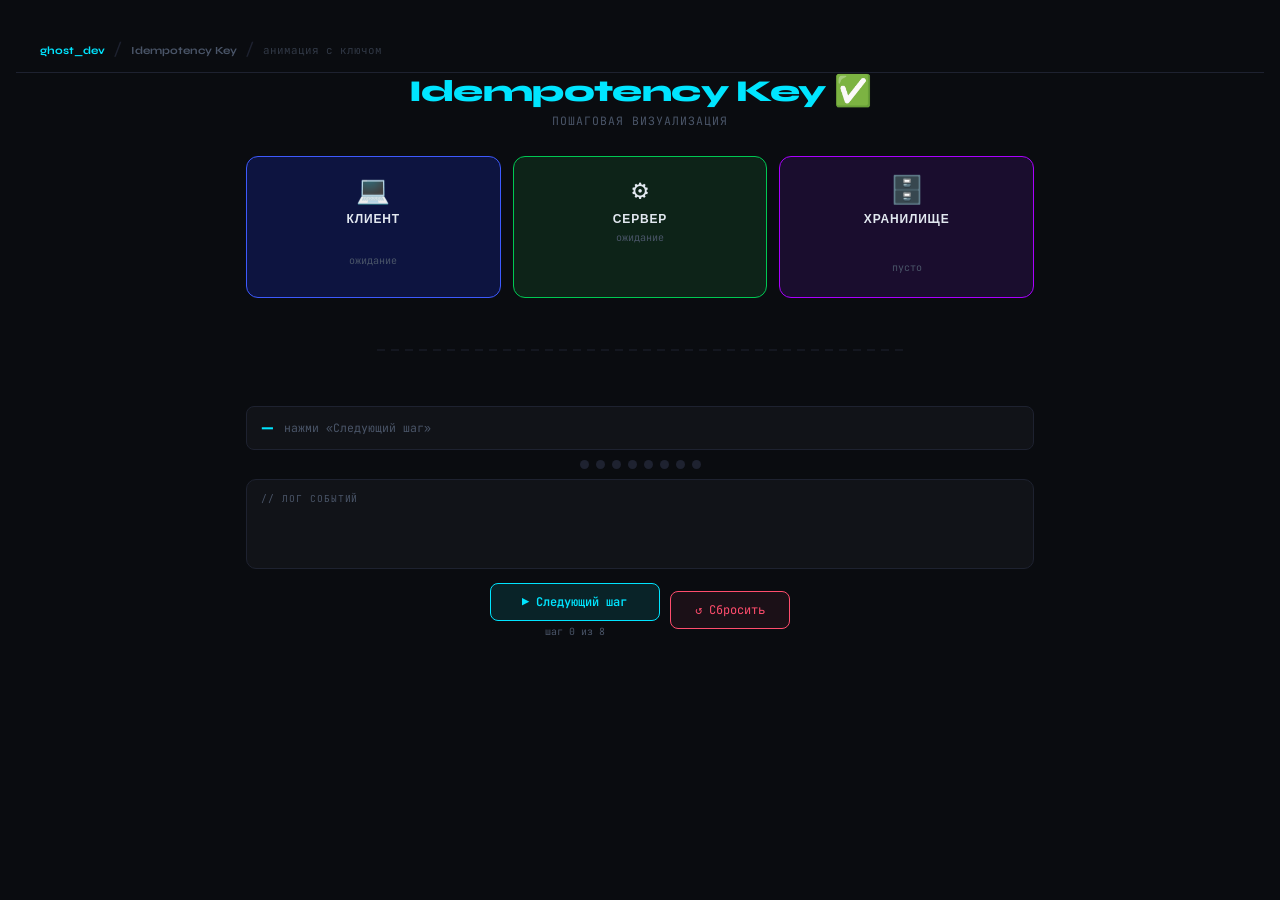
<file: idempotency-animation.html>
<!DOCTYPE html>
<html lang="ru">
<head>
<meta charset="UTF-8">
<meta name="viewport" content="width=device-width, initial-scale=1.0">
<title>Idempotency Key</title>
<link rel="stylesheet" href="styles.css">
<style>
  body {
    display: flex;
    flex-direction: column;
    align-items: center;
    padding: 28px 16px 40px;
  }

  h1 {
    font-family: 'Syne', sans-serif;
    font-weight: 800;
    font-size: clamp(1.3rem, 3vw, 1.9rem);
    color: var(--accent);
    margin-bottom: 4px;
    letter-spacing: -0.02em;
  }

  .stage { width: 100%; max-width: 820px; }

  .key-badge {
    font-size: 0.58rem;
    background: rgba(0,229,255,0.07);
    border: 1px solid rgba(0,229,255,0.25);
    border-radius: 20px;
    padding: 2px 8px;
    color: var(--accent);
    opacity: 0;
    transition: opacity 0.4s;
    max-width: 100%;
    overflow: hidden;
    text-overflow: ellipsis;
    white-space: nowrap;
  }
  .key-badge.show { opacity: 1; }

  .store-kv {
    font-size: 0.57rem;
    background: rgba(170,0,255,0.07);
    border: 1px solid rgba(170,0,255,0.25);
    border-radius: 6px;
    padding: 4px 7px;
    width: 100%;
    text-align: left;
    opacity: 0;
    transition: opacity 0.4s;
    word-break: break-all;
    line-height: 1.6;
  }
  .store-kv.show { opacity: 1; }
  .store-kv .k { color: #ce93d8; }
  .store-kv .v { color: var(--accent3); }
  .store-kv .sep { color: var(--muted); }
</style>
</head>
<body>

<nav class="anim-nav">
  <a href="index.html">ghost_dev</a>
  <span class="nav-sep">/</span>
  <a href="idempotency-key.html">Idempotency Key</a>
  <span class="nav-sep">/</span>
  <span class="nav-current">анимация с ключом</span>
</nav>

<h1>Idempotency Key ✅</h1>
<div class="subtitle">пошаговая визуализация</div>

<div class="stage">
  <div class="actors">
    <div class="actor client" id="a-client">
      <div class="actor-icon">💻</div>
      <div class="actor-label">Клиент</div>
      <div class="key-badge" id="client-badge">🔑 <span id="badge-key"></span></div>
      <div class="actor-status" id="s-client">ожидание</div>
    </div>
    <div class="actor server" id="a-server">
      <div class="actor-icon">⚙️</div>
      <div class="actor-label">Сервер</div>
      <div class="actor-status" id="s-server">ожидание</div>
    </div>
    <div class="actor store" id="a-store">
      <div class="actor-icon">🗄️</div>
      <div class="actor-label">Хранилище</div>
      <div class="store-kv" id="store-kv">
        <span class="k" id="kv-k"></span><span class="sep"> → </span><span class="v" id="kv-v"></span>
      </div>
      <div class="actor-status" id="s-store">пусто</div>
    </div>
  </div>

  <div class="net-area" id="net-area"></div>

  <div class="phase-bar">
    <div class="phase-num" id="phase-num">—</div>
    <div class="phase-text" id="phase-text"><span class="dim">нажми «Следующий шаг»</span></div>
  </div>

  <div class="step-dots" id="dots"></div>

  <div class="log-box">
    <div class="log-head">// лог событий</div>
    <div id="log"></div>
  </div>

  <div class="ctrl">
    <div>
      <button class="btn" id="btn-next">▶ Следующий шаг</button>
      <div class="btn-hint" id="btn-hint">шаг 0 из 8</div>
    </div>
    <button class="btn" id="btn-reset">↺ Сбросить</button>
  </div>
</div>

<script>
const TOTAL = 8;
let IKEY = '', TXID = '';
let logClock = 0;
let animating = false;
let currentStep = -1;

const $ = id => document.getElementById(id);

// ── dots ─────────────────────────────────────────────────────────────────────

function buildDots() {
  const c = $('dots'); c.innerHTML = '';
  for (let i = 0; i < TOTAL; i++) {
    const d = document.createElement('div');
    d.className = 'dot'; d.id = 'dot' + i;
    c.appendChild(d);
  }
}

function updateDots(active) {
  for (let i = 0; i < TOTAL; i++) {
    const d = $('dot' + i);
    d.className = 'dot' + (i < active ? ' done' : i === active ? ' active' : '');
  }
}

// ── log ──────────────────────────────────────────────────────────────────────

function log(msg, type = '') {
  const container = $('log');
  const line = document.createElement('div');
  line.className = 'log-line ' + type;
  const ts = String(logClock).padStart(2, '0') + 's';
  line.innerHTML = `<span class="ts">[${ts}]</span><span class="msg">${msg}</span>`;
  container.appendChild(line);
  requestAnimationFrame(() => line.classList.add('in'));
  const box = document.querySelector('.log-box');
  setTimeout(() => { box.scrollTop = box.scrollHeight; }, 50);
  logClock++;
}

// ── actors ───────────────────────────────────────────────────────────────────

function hl(who) {
  $('a-client').classList.remove('hl-c','hl-s','hl-st');
  $('a-server').classList.remove('hl-c','hl-s','hl-st');
  $('a-store').classList.remove('hl-c','hl-s','hl-st');
  if (who === 'c')  $('a-client').classList.add('hl-c');
  if (who === 's')  $('a-server').classList.add('hl-s');
  if (who === 'st') $('a-store').classList.add('hl-st');
}
function noHl() {
  $('a-client').classList.remove('hl-c'); 
  $('a-server').classList.remove('hl-s');
  $('a-store').classList.remove('hl-st');
}

function status(who, msg, type = '') {
  const el = $('s-' + who);
  el.textContent = msg;
  el.className = 'actor-status ' + type;
}

function setPhase(num, html) {
  $('phase-num').textContent = num;
  $('phase-text').innerHTML  = html;
}

// ── packets ──────────────────────────────────────────────────────────────────

const POS = { client: 16.66, server: 50, store: 83.33 };

function sleep(ms) { return new Promise(r => setTimeout(r, ms)); }

function easeInOut(t) { return t < 0.5 ? 2*t*t : -1+(4-2*t)*t; }

function setPktPos(el, pct) {
  el.style.left = pct + '%';
}

function getOrCreatePkt(id, bubbleHtml, bubbleClass, arrowDir) {
  let el = $(id);
  if (el) { el.remove(); }
  el = document.createElement('div');
  el.className = 'pkt';
  el.id = id;
  const arrow = arrowDir === 'left' ? '◀' : '▶';
  el.innerHTML = `<div class="pkt-bubble ${bubbleClass}">${bubbleHtml}</div><div class="pkt-dir">${arrow}</div>`;
  el.style.top = '50%';
  el.style.transform = 'translate(-50%, -50%)';
  $('net-area').appendChild(el);
  return el;
}

async function animPkt(el, from, to, ms, keepVisible) {
  el.classList.add('vis');
  setPktPos(el, from);
  const start = performance.now();
  await new Promise(resolve => {
    function frame(ts) {
      const t = Math.min((ts - start) / ms, 1);
      setPktPos(el, from + (to - from) * easeInOut(t));
      if (t < 1) requestAnimationFrame(frame);
      else resolve();
    }
    requestAnimationFrame(frame);
  });
  if (!keepVisible) el.classList.remove('vis');
}

async function animPktHalf(el, from, to, fraction, ms) {
  const dest = from + (to - from) * fraction;
  el.classList.add('vis');
  setPktPos(el, from);
  const start = performance.now();
  await new Promise(resolve => {
    function frame(ts) {
      const t = Math.min((ts - start) / ms, 1);
      setPktPos(el, from + (dest - from) * easeInOut(t));
      if (t < 1) requestAnimationFrame(frame);
      else resolve();
    }
    requestAnimationFrame(frame);
  });
  el.classList.remove('vis');
}

// ── steps ────────────────────────────────────────────────────────────────────

const steps = [

  // 0 — генерация ключа
  async () => {
    IKEY = ['A','B','C','D','E','F'].map(()=>Math.random().toString(36).slice(2,4).toUpperCase()).join('').slice(0,5)
         + '-'
         + ['A','B','C','D','E','F'].map(()=>Math.random().toString(36).slice(2,4).toUpperCase()).join('').slice(0,5);
    TXID = 'TX-' + Math.random().toString(36).slice(2,7).toUpperCase();

    hl('c');
    $('badge-key').textContent = IKEY;
    $('client-badge').classList.add('show');
    status('client', `ключ готов`, 'info');
    setPhase('1 / 8', `Клиент генерирует <b>Idempotency-Key</b> для запроса`);
    log(`Клиент: сгенерирован Idempotency-Key = ${IKEY}`, 'info');
  },

  // 1 — запрос летит к серверу
  async () => {
    hl('c');
    status('client', 'отправка запроса...', 'warn');
    setPhase('2 / 8', `Клиент отправляет запрос с ключом идемпотентности`);
    log(`Клиент → Сервер: POST /pay  Idempotency-Key: ${IKEY}`, 'info');

    const p = getOrCreatePkt('p-req',
      `POST /pay<br><span style="color:var(--accent)">Idempotency-Key: ${IKEY}</span>`,
      '', 'right');
    await animPkt(p, POS.client, POS.server, 1400);
    hl('s');
    status('server', 'запрос получен', 'info');
  },

  // 2 — сервер проверяет хранилище → miss
  async () => {
    hl('s');
    status('server', 'проверяю хранилище...', 'warn');
    setPhase('3 / 8', `Сервер ищет ключ в хранилище — <span style="color:var(--accent2)">не найден (miss)</span>`);
    log(`Сервер: ищу ключ "${IKEY}" в хранилище...`, 'warn');

    const pFwd = getOrCreatePkt('p-chk', `GET ${IKEY}`, '', 'right');
    await animPkt(pFwd, POS.server, POS.store, 1100);

    hl('st');
    status('store', 'miss — ключ не найден', 'warn');
    log(`Хранилище: ключ не найден → miss`, 'warn');
    await sleep(500);

    const pBck = getOrCreatePkt('p-miss', `null`, 'error', 'left');
    await animPkt(pBck, POS.store, POS.server, 1000);

    hl('s');
    status('server', 'ключ новый → выполняю операцию', 'warn');
    log(`Сервер: ключ новый → выполняю платёж...`, '');
  },

  // 3 — выполняет операцию, сохраняет
  async () => {
    hl('s');
    status('server', 'выполняю платёж...', 'warn');
    setPhase('4 / 8', `Сервер выполняет операцию и сохраняет результат`);
    await sleep(1200);
    log(`Сервер: платёж выполнен → ${TXID}`, 'ok');
    status('server', `результат готов: ${TXID}`, 'ok');

    log(`Сервер → Хранилище: SET ${IKEY} → ${TXID}`, 'info');
    const p = getOrCreatePkt('p-save', `SET ${IKEY}<br>→ ${TXID}`, '', 'right');
    await animPkt(p, POS.server, POS.store, 1100);

    hl('st');
    $('kv-k').textContent = IKEY;
    $('kv-v').textContent = TXID;
    $('store-kv').classList.add('show');
    status('store', 'запись сохранена ✓', 'ok');
    log(`Хранилище: сохранено ✓`, 'ok');
  },

  // 4 — ответ теряется из-за сбоя
  async () => {
    hl('s');
    status('server', 'отправляю ответ клиенту...', 'info');
    setPhase('5 / 8', `Ответ отправлен, но <span style="color:var(--accent2)">⚡ сетевой сбой</span> — клиент не получает ответ`);
    log(`Сервер → Клиент: 200 OK  tx_id=${TXID}`, 'info');

    const p = getOrCreatePkt('p-resp', `200 OK<br>tx_id: ${TXID}`, 'resp', 'left');
    await animPktHalf(p, POS.server, POS.client, 0.4, 900);

    const lost = getOrCreatePkt('p-lost', `⚡ сетевой сбой`, 'error', 'right');
    const midX = POS.server + (POS.client - POS.server) * 0.4;
    lost.style.left = midX + '%';
    lost.classList.add('vis');
    log(`⚡ СЕТЕВОЙ СБОЙ: ответ потерян в сети`, 'err');
    hl('c');
    status('client', 'нет ответа... таймаут', 'err');
    await sleep(1600);
    lost.classList.remove('vis');
  },

  // 5 — клиент ретраит
  async () => {
    hl('c');
    status('client', 'ретрай с тем же ключом', 'warn');
    setPhase('6 / 8', `Клиент делает ретрай <b>с тем же Idempotency-Key</b>`);
    log(`Клиент: таймаут → ретрай. Тот же Idempotency-Key: ${IKEY}`, 'warn');

    const p = getOrCreatePkt('p-retry',
      `POST /pay (retry)<br><span style="color:var(--accent)">Idempotency-Key: ${IKEY}</span>`,
      '', 'right');
    await animPkt(p, POS.client, POS.server, 1400);
    hl('s');
    status('server', 'повторный запрос получен', 'info');
  },

  // 6 — сервер находит ключ → hit
  async () => {
    hl('s');
    status('server', 'проверяю хранилище...', 'warn');
    setPhase('7 / 8', `Сервер снова проверяет хранилище — <span style="color:var(--accent3)">ключ найден! (hit)</span>`);
    log(`Сервер: ищу ключ "${IKEY}" в хранилище...`, 'warn');

    const pFwd = getOrCreatePkt('p-chk2', `GET ${IKEY}`, '', 'right');
    await animPkt(pFwd, POS.server, POS.store, 1100);

    hl('st');
    log(`Хранилище: ключ найден → HIT!  tx_id = ${TXID}`, 'ok');
    status('store', `HIT → ${TXID}`, 'ok');

    const st = $('a-store');
    for (let i = 0; i < 3; i++) {
      st.style.boxShadow = '0 0 28px rgba(170,0,255,0.9)';
      await sleep(220);
      st.style.boxShadow = '';
      await sleep(220);
    }

    const pBck = getOrCreatePkt('p-hit', `${TXID}`, 'resp', 'left');
    await animPkt(pBck, POS.store, POS.server, 1000);

    hl('s');
    log(`Сервер: операция НЕ выполняется повторно → возвращаю кэш`, 'ok');
    status('server', 'возвращаю кэшированный ответ', 'ok');
  },

  // 7 — ответ доходит
  async () => {
    hl('s');
    setPhase('8 / 8', `Ответ доходит до клиента — <span style="color:var(--accent3)">идемпотентность соблюдена ✅</span>`);
    log(`Сервер → Клиент: 200 OK (cached)  tx_id=${TXID}`, 'ok');

    const p = getOrCreatePkt('p-resp2', `200 OK (cached)<br>tx_id: ${TXID}`, 'resp', 'left');
    await animPkt(p, POS.server, POS.client, 1400);

    hl('c');
    status('client', `✅ tx_id: ${TXID}`, 'ok');
    log(`Клиент: ответ получен!  tx_id = ${TXID}`, 'ok');
    log(`Клиент: платёж НЕ задублирован ✅`, 'ok');

    noHl();
    $('btn-next').disabled = true;
    $('btn-hint').textContent = 'анимация завершена';
  }
];

// ── runner ───────────────────────────────────────────────────────────────────

async function nextStep() {
  if (animating || currentStep >= TOTAL - 1) return;
  animating = true;
  $('btn-next').disabled = true;
  currentStep++;

  updateDots(currentStep);
  $('btn-hint').textContent = `шаг ${currentStep + 1} из ${TOTAL}`;

  await steps[currentStep]();

  animating = false;
  if (currentStep < TOTAL - 1) {
    $('btn-next').disabled = false;
  }
}

function reset() {
  if (animating) return;
  currentStep = -1;
  logClock = 0;
  IKEY = ''; TXID = '';

  $('log').innerHTML = '';
  noHl();
  setPhase('—', '<span class="dim">нажми «Следующий шаг»</span>');
  status('client', 'ожидание', '');
  status('server', 'ожидание', '');
  status('store',  'пусто', '');

  $('client-badge').classList.remove('show');
  $('badge-key').textContent = '';
  $('store-kv').classList.remove('show');
  $('kv-k').textContent = '';
  $('kv-v').textContent = '';

  $('a-store').style.boxShadow = '';
  $('net-area').querySelectorAll('.pkt').forEach(p => p.remove());

  buildDots();
  $('btn-next').disabled = false;
  $('btn-hint').textContent = `шаг 0 из ${TOTAL}`;
}

buildDots();
$('btn-next').addEventListener('click', nextStep);
$('btn-reset').addEventListener('click', reset);
</script>
</body>
</html>
</file>
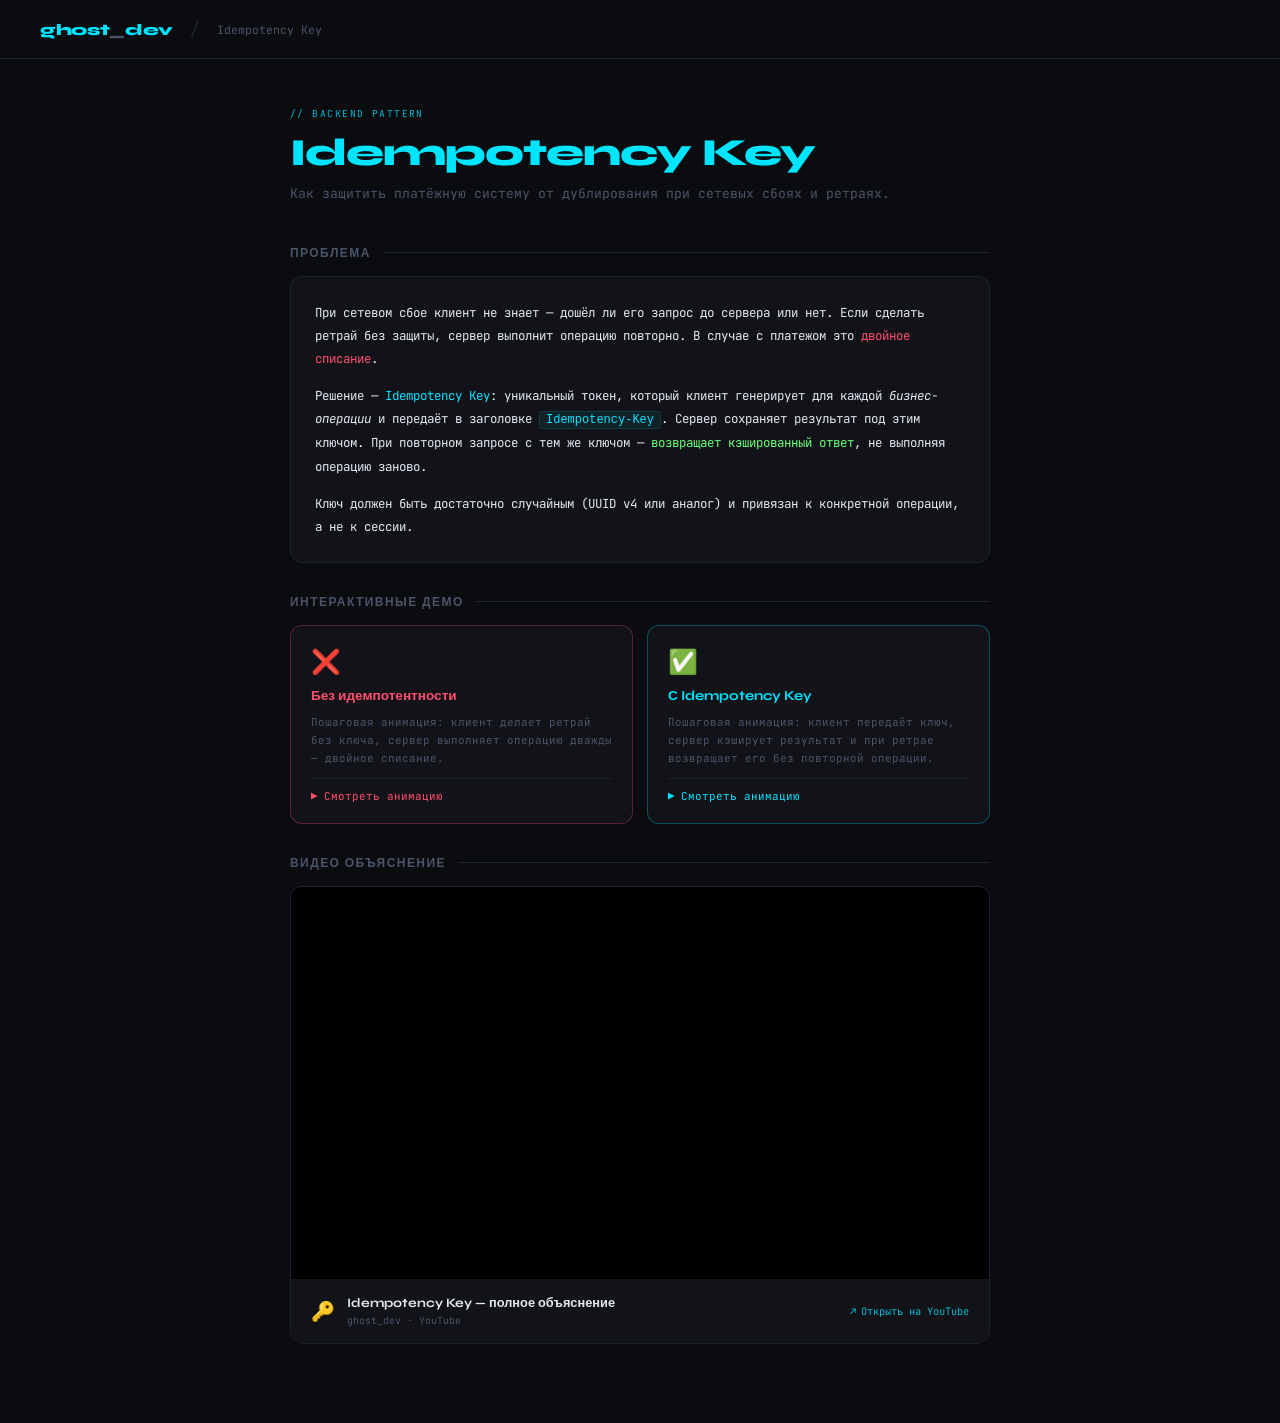
<file: idempotency-key.html>
<!DOCTYPE html>
<html lang="ru">
<head>
<meta charset="UTF-8">
<meta name="viewport" content="width=device-width, initial-scale=1.0">
<title>Idempotency Key — ghost_dev</title>
<link href="https://fonts.googleapis.com/css2?family=JetBrains+Mono:wght@400;600;700&family=Syne:wght@400;700;800&display=swap" rel="stylesheet">
<style>
  :root {
    --bg: #0a0c10;
    --surface: #111318;
    --border: #1e2230;
    --accent: #00e5ff;
    --accent2: #ff4d6d;
    --accent3: #69ff74;
    --text: #e2e8f0;
    --muted: #4a5568;
  }

  * { margin: 0; padding: 0; box-sizing: border-box; }

  body {
    background: var(--bg);
    color: var(--text);
    font-family: 'JetBrains Mono', monospace;
    min-height: 100vh;
  }

  /* ── NAV ── */
  nav {
    border-bottom: 1px solid var(--border);
    padding: 16px 40px;
    display: flex;
    align-items: center;
    gap: 16px;
  }

  .nav-logo {
    font-family: 'Syne', sans-serif;
    font-weight: 800;
    font-size: 1rem;
    color: var(--accent);
    text-decoration: none;
    letter-spacing: -0.02em;
  }

  .nav-logo span { color: var(--muted); }

  .nav-sep { color: var(--border); font-size: 1.2rem; }

  .nav-current {
    font-size: 0.72rem;
    color: var(--muted);
  }

  /* ── CONTENT ── */
  .content {
    max-width: 780px;
    margin: 0 auto;
    padding: 48px 40px 80px;
  }

  .page-tag {
    font-size: 0.6rem;
    color: var(--accent);
    letter-spacing: 0.15em;
    text-transform: uppercase;
    margin-bottom: 12px;
    opacity: 0.8;
  }

  h1 {
    font-family: 'Syne', sans-serif;
    font-weight: 800;
    font-size: clamp(1.6rem, 4vw, 2.4rem);
    color: var(--text);
    letter-spacing: -0.03em;
    margin-bottom: 8px;
    line-height: 1.1;
  }

  h1 .hl { color: var(--accent); }

  .lead {
    font-size: 0.82rem;
    color: var(--muted);
    line-height: 1.8;
    margin-bottom: 40px;
    max-width: 600px;
  }

  /* ── SECTION TITLE ── */
  .section-title {
    font-family: 'Syne', sans-serif;
    font-weight: 700;
    font-size: 0.75rem;
    color: var(--muted);
    text-transform: uppercase;
    letter-spacing: 0.12em;
    margin-bottom: 16px;
    display: flex;
    align-items: center;
    gap: 12px;
  }

  .section-title::after {
    content: '';
    flex: 1;
    height: 1px;
    background: var(--border);
  }

  /* ── EXPLANATION BLOCK ── */
  .explain {
    background: var(--surface);
    border: 1px solid var(--border);
    border-radius: 12px;
    padding: 24px;
    margin-bottom: 32px;
    font-size: 0.78rem;
    line-height: 1.85;
    color: var(--text);
  }

  .explain p { margin-bottom: 14px; }
  .explain p:last-child { margin-bottom: 0; }
  .explain .hl { color: var(--accent); }
  .explain .err { color: var(--accent2); }
  .explain .ok { color: var(--accent3); }

  .code-inline {
    background: rgba(0,229,255,0.07);
    border: 1px solid rgba(0,229,255,0.15);
    border-radius: 4px;
    padding: 1px 6px;
    font-size: 0.75rem;
    color: var(--accent);
  }

  /* ── DEMO CARDS ── */
  .demo-grid {
    display: grid;
    grid-template-columns: 1fr 1fr;
    gap: 14px;
    margin-bottom: 32px;
  }

  @media (max-width: 580px) {
    .demo-grid { grid-template-columns: 1fr; }
  }

  .demo-card {
    background: var(--surface);
    border: 1px solid var(--border);
    border-radius: 12px;
    padding: 20px;
    text-decoration: none;
    color: inherit;
    display: flex;
    flex-direction: column;
    gap: 10px;
    transition: border-color 0.2s, box-shadow 0.2s, transform 0.2s;
  }

  .demo-card:hover {
    transform: translateY(-2px);
  }

  .demo-card.bad {
    border-color: rgba(255,77,109,0.3);
  }
  .demo-card.bad:hover {
    border-color: var(--accent2);
    box-shadow: 0 0 24px rgba(255,77,109,0.1);
  }

  .demo-card.good {
    border-color: rgba(0,229,255,0.3);
  }
  .demo-card.good:hover {
    border-color: var(--accent);
    box-shadow: 0 0 24px rgba(0,229,255,0.1);
  }

  .demo-card-icon { font-size: 1.5rem; }

  .demo-card-title {
    font-family: 'Syne', sans-serif;
    font-weight: 700;
    font-size: 0.85rem;
  }

  .demo-card.bad  .demo-card-title { color: var(--accent2); }
  .demo-card.good .demo-card-title { color: var(--accent); }

  .demo-card-desc {
    font-size: 0.68rem;
    color: var(--muted);
    line-height: 1.65;
    flex: 1;
  }

  .demo-card-cta {
    font-size: 0.68rem;
    display: flex;
    align-items: center;
    gap: 6px;
    padding-top: 10px;
    border-top: 1px solid var(--border);
  }
  .demo-card.bad  .demo-card-cta { color: var(--accent2); }
  .demo-card.good .demo-card-cta { color: var(--accent); }

  /* ── VIDEO ── */
  .video-wrap {
    border-radius: 12px;
    overflow: hidden;
    background: #000;
    border: 1px solid var(--border);
    margin-bottom: 0;
  }

  .video-wrap iframe {
    display: block;
    width: 100%;
    aspect-ratio: 16/9;
    border: none;
  }

  .video-meta {
    background: var(--surface);
    padding: 16px 20px;
    display: flex;
    align-items: center;
    gap: 12px;
  }

  .video-meta-icon { font-size: 1.2rem; }

  .video-meta-info { flex: 1; }

  .video-meta-title {
    font-family: 'Syne', sans-serif;
    font-weight: 700;
    font-size: 0.8rem;
    color: var(--text);
    margin-bottom: 3px;
  }

  .video-meta-sub {
    font-size: 0.62rem;
    color: var(--muted);
  }

  .video-meta-link {
    font-size: 0.65rem;
    color: var(--accent);
    text-decoration: none;
    display: flex;
    align-items: center;
    gap: 5px;
    white-space: nowrap;
    opacity: 0.8;
    transition: opacity 0.2s;
  }

  .video-meta-link:hover { opacity: 1; }
</style>
</head>
<body>

<nav>
  <a href="index.html" class="nav-logo">ghost<span>_</span>dev</a>
  <span class="nav-sep">/</span>
  <span class="nav-current">Idempotency Key</span>
</nav>

<div class="content">
  <div class="page-tag">// backend pattern</div>
  <h1><span class="hl">Idempotency Key</span></h1>
  <p class="lead">
    Как защитить платёжную систему от дублирования при сетевых сбоях и ретраях.
  </p>

  <div class="section-title">проблема</div>
  <div class="explain">
    <p>
      При сетевом сбое клиент не знает — дошёл ли его запрос до сервера или нет. Если сделать ретрай без защиты,
      сервер выполнит операцию повторно. В случае с платежом это <span class="err">двойное списание</span>.
    </p>
    <p>
      Решение — <span class="hl">Idempotency Key</span>: уникальный токен, который клиент генерирует для каждой
      <em>бизнес-операции</em> и передаёт в заголовке <code class="code-inline">Idempotency-Key</code>.
      Сервер сохраняет результат под этим ключом. При повторном запросе с тем же ключом
      — <span class="ok">возвращает кэшированный ответ</span>, не выполняя операцию заново.
    </p>
    <p>
      Ключ должен быть достаточно случайным (UUID v4 или аналог) и привязан к конкретной операции, а не к сессии.
    </p>
  </div>

  <div class="section-title">интерактивные демо</div>
  <div class="demo-grid">
    <a href="no-idempotency-animation.html" class="demo-card bad">
      <div class="demo-card-icon">❌</div>
      <div class="demo-card-title">Без идемпотентности</div>
      <div class="demo-card-desc">
        Пошаговая анимация: клиент делает ретрай без ключа, сервер выполняет операцию дважды — двойное списание.
      </div>
      <div class="demo-card-cta"><span>▶</span> Смотреть анимацию</div>
    </a>

    <a href="idempotency-animation.html" class="demo-card good">
      <div class="demo-card-icon">✅</div>
      <div class="demo-card-title">С Idempotency Key</div>
      <div class="demo-card-desc">
        Пошаговая анимация: клиент передаёт ключ, сервер кэширует результат и при ретрае возвращает его без повторной операции.
      </div>
      <div class="demo-card-cta"><span>▶</span> Смотреть анимацию</div>
    </a>
  </div>

  <div class="section-title">видео объяснение</div>
  <div class="video-wrap">
    <iframe
      src="https://www.youtube.com/embed/Za5797e9FNw"
      title="Idempotency Key — ghost_dev"
      allow="accelerometer; autoplay; clipboard-write; encrypted-media; gyroscope; picture-in-picture"
      allowfullscreen>
    </iframe>
    <div class="video-meta">
      <div class="video-meta-icon">🔑</div>
      <div class="video-meta-info">
        <div class="video-meta-title">Idempotency Key — полное объяснение</div>
        <div class="video-meta-sub">ghost_dev · YouTube</div>
      </div>
      <a href="https://youtu.be/Za5797e9FNw" target="_blank" class="video-meta-link">
        <span>↗</span> Открыть на YouTube
      </a>
    </div>
  </div>
</div>

</body>
</html>
</file>
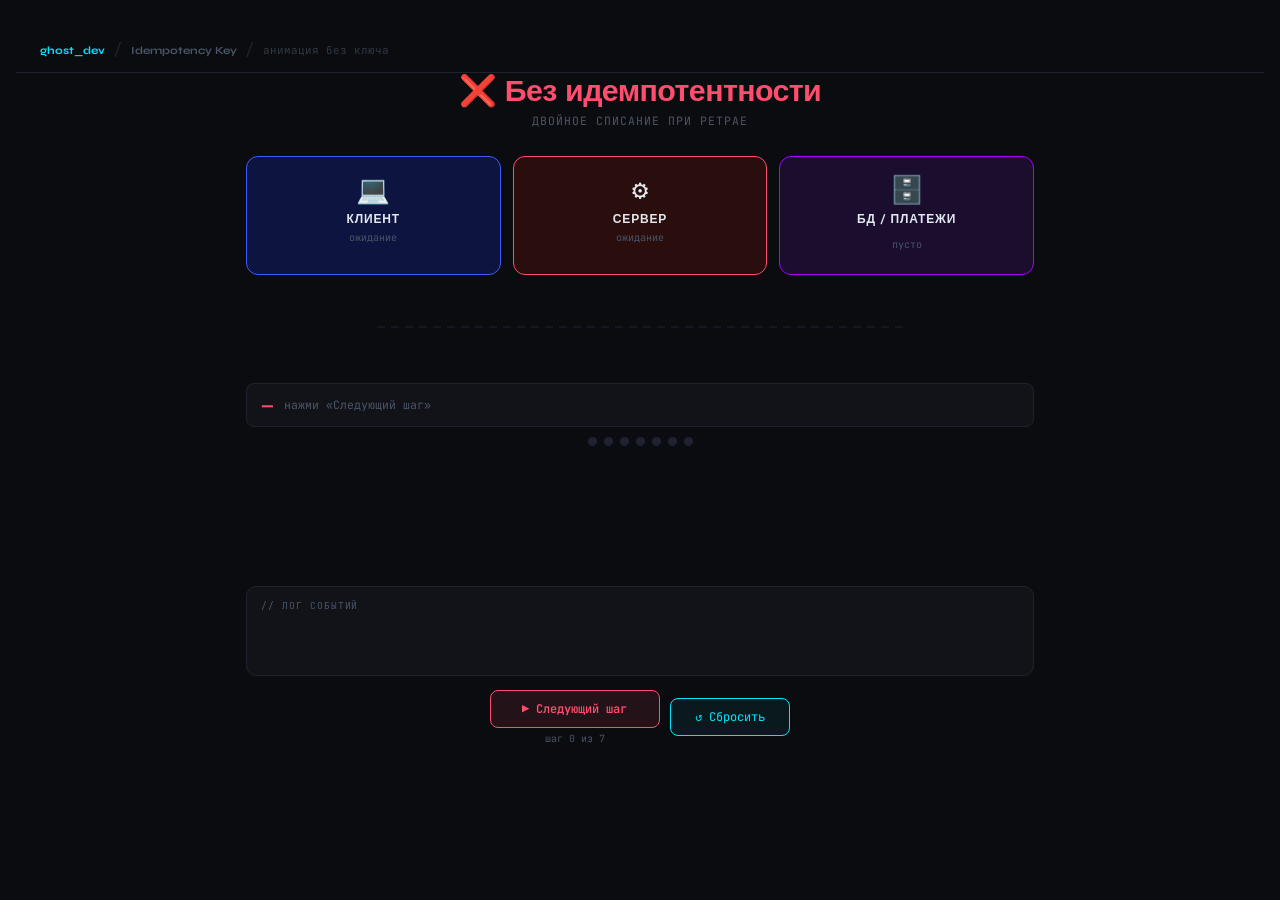
<file: no-idempotency-animation.html>
<!DOCTYPE html>
<html lang="ru">
<head>
<meta charset="UTF-8">
<meta name="viewport" content="width=device-width, initial-scale=1.0">
<title>Без идемпотентности — дублирование</title>
<link rel="stylesheet" href="styles.css">
<style>
  :root {
    --server-bg: #2a0d0d;
    --server-border: #ff4d6d;
  }

  body {
    display: flex;
    flex-direction: column;
    align-items: center;
    padding: 28px 16px 40px;
  }

  h1 {
    font-family: 'Syne', sans-serif;
    font-weight: 800;
    font-size: clamp(1.3rem, 3vw, 1.9rem);
    color: var(--accent2);
    margin-bottom: 4px;
    letter-spacing: -0.02em;
  }

  .stage { width: 100%; max-width: 820px; }

  .actor.hl-s { box-shadow: 0 0 22px rgba(255,77,109,0.7); }

  /* tx records in DB */
  .db-records {
    width: 100%;
    display: flex;
    flex-direction: column;
    gap: 3px;
    margin-top: 2px;
  }
  .db-record {
    font-size: 0.55rem;
    background: rgba(170,0,255,0.07);
    border: 1px solid rgba(170,0,255,0.2);
    border-radius: 5px;
    padding: 3px 6px;
    opacity: 0;
    transform: translateY(4px);
    transition: opacity 0.4s, transform 0.4s, border-color 0.3s;
    word-break: break-all;
    line-height: 1.5;
  }
  .db-record.show { opacity: 1; transform: none; }
  .db-record.dup  { border-color: var(--accent2); background: rgba(255,77,109,0.1); }
  .db-record .k   { color: #ce93d8; }
  .db-record .v   { color: var(--accent3); }
  .db-record .sep { color: var(--muted); }
  .db-record .dup-label { color: var(--accent2); font-weight: 700; }

  .dot.active { background: var(--accent2); box-shadow: 0 0 6px var(--accent2); }
  .dot.done   { background: #ffd740; }

  .phase-num { color: var(--accent2); }

  #btn-next {
    background: rgba(255,77,109,0.1);
    border-color: var(--accent2);
    color: var(--accent2);
  }
  #btn-next:hover:not(:disabled) { background: rgba(255,77,109,0.22); }
  #btn-reset {
    background: rgba(0,229,255,0.06);
    border-color: var(--accent);
    color: var(--accent);
  }
  #btn-reset:hover { background: rgba(0,229,255,0.13); }

  /* ── RESULT BOX ── */
  .result-box {
    background: rgba(255,77,109,0.06);
    border: 1.5px solid var(--accent2);
    border-radius: 10px;
    padding: 12px 16px;
    margin-top: 10px;
    opacity: 0;
    transform: translateY(6px);
    transition: opacity 0.5s, transform 0.5s;
  }
  .result-box.show { opacity: 1; transform: none; }
  .result-box-title {
    font-family: 'Syne', sans-serif;
    font-weight: 800;
    font-size: 0.8rem;
    color: var(--accent2);
    margin-bottom: 8px;
  }
  .result-row {
    display: flex;
    gap: 10px;
    font-size: 0.65rem;
    line-height: 1.9;
    align-items: baseline;
  }
  .result-label { color: var(--muted); flex-shrink: 0; width: 120px; }
  .result-val1  { color: var(--accent3); }
  .result-val2  { color: var(--accent2); }
  .result-diff  {
    margin-top: 8px;
    padding-top: 8px;
    border-top: 1px solid var(--border);
    color: var(--accent2);
    font-size: 0.68rem;
    font-family: 'Syne', sans-serif;
    font-weight: 700;
  }
</style>
</head>
<body>

<nav class="anim-nav">
  <a href="index.html">ghost_dev</a>
  <span class="nav-sep">/</span>
  <a href="idempotency-key.html">Idempotency Key</a>
  <span class="nav-sep">/</span>
  <span class="nav-current">анимация без ключа</span>
</nav>

<h1>❌ Без идемпотентности</h1>
<div class="subtitle">двойное списание при ретрае</div>

<div class="stage">
  <div class="actors">
    <div class="actor client" id="a-client">
      <div class="actor-icon">💻</div>
      <div class="actor-label">Клиент</div>
      <div class="actor-status" id="s-client">ожидание</div>
    </div>
    <div class="actor server" id="a-server">
      <div class="actor-icon">⚙️</div>
      <div class="actor-label">Сервер</div>
      <div class="actor-status" id="s-server">ожидание</div>
    </div>
    <div class="actor db" id="a-db">
      <div class="actor-icon">🗄️</div>
      <div class="actor-label">БД / Платежи</div>
      <div class="db-records" id="db-records"></div>
      <div class="actor-status" id="s-db">пусто</div>
    </div>
  </div>

  <div class="net-area" id="net-area"></div>

  <div class="phase-bar">
    <div class="phase-num" id="phase-num">—</div>
    <div class="phase-text" id="phase-text"><span class="dim">нажми «Следующий шаг»</span></div>
  </div>

  <div class="step-dots" id="dots"></div>

  <!-- итоговая сводка появляется на последнем шаге -->
  <div class="result-box" id="result-box">
    <div class="result-box-title">💸 Результат: двойное списание</div>
    <div class="result-row">
      <span class="result-label">Запрос 1 → tx_id:</span>
      <span class="result-val1" id="res-tx1">—</span>
    </div>
    <div class="result-row">
      <span class="result-label">Запрос 2 → tx_id:</span>
      <span class="result-val2" id="res-tx2">—</span>
    </div>
    <div class="result-diff">⚠ Два разных transaction_id для одного order_id — деньги списаны дважды</div>
  </div>

  <div class="log-box">
    <div class="log-head">// лог событий</div>
    <div id="log"></div>
  </div>

  <div class="ctrl">
    <div>
      <button class="btn" id="btn-next">▶ Следующий шаг</button>
      <div class="btn-hint" id="btn-hint">шаг 0 из 7</div>
    </div>
    <button class="btn" id="btn-reset">↺ Сбросить</button>
  </div>
</div>

<script>
const TOTAL = 7;
let ORDER_ID = '', TX1 = '', TX2 = '';
let logClock = 0;
let animating = false;
let currentStep = -1;

const $ = id => document.getElementById(id);

// ── dots ─────────────────────────────────────────────────────────────────────

function buildDots() {
  const c = $('dots'); c.innerHTML = '';
  for (let i = 0; i < TOTAL; i++) {
    const d = document.createElement('div');
    d.className = 'dot'; d.id = 'dot' + i;
    c.appendChild(d);
  }
}

function updateDots(active) {
  for (let i = 0; i < TOTAL; i++) {
    const d = $('dot' + i);
    // last step marks as bad (red)
    if (i < active)        d.className = i >= TOTAL - 1 ? 'dot bad' : 'dot done';
    else if (i === active) d.className = 'dot active';
    else                   d.className = 'dot';
  }
}

// ── log ──────────────────────────────────────────────────────────────────────

function log(msg, type = '') {
  const container = $('log');
  const line = document.createElement('div');
  line.className = 'log-line ' + type;
  const ts = String(logClock).padStart(2, '0') + 's';
  line.innerHTML = `<span class="ts">[${ts}]</span><span class="msg">${msg}</span>`;
  container.appendChild(line);
  requestAnimationFrame(() => line.classList.add('in'));
  const box = document.querySelector('.log-box');
  setTimeout(() => { box.scrollTop = box.scrollHeight; }, 50);
  logClock++;
}

// ── actors ───────────────────────────────────────────────────────────────────

function hl(who) {
  $('a-client').classList.remove('hl-c','hl-s','hl-db');
  $('a-server').classList.remove('hl-c','hl-s','hl-db');
  $('a-db').classList.remove('hl-c','hl-s','hl-db');
  if (who === 'c')  $('a-client').classList.add('hl-c');
  if (who === 's')  $('a-server').classList.add('hl-s');
  if (who === 'db') $('a-db').classList.add('hl-db');
}
function noHl() {
  ['a-client','a-server','a-db'].forEach(id => {
    $(id).classList.remove('hl-c','hl-s','hl-db');
  });
}

function status(who, msg, type = '') {
  const el = $('s-' + who);
  el.textContent = msg;
  el.className = 'actor-status ' + type;
}

function setPhase(num, html) {
  $('phase-num').textContent = num;
  $('phase-text').innerHTML  = html;
}

// ── db records ────────────────────────────────────────────────────────────────

function addDbRecord(id, keyHtml, valHtml, isDup) {
  const rec = document.createElement('div');
  rec.className = 'db-record' + (isDup ? ' dup' : '');
  rec.id = id;
  rec.innerHTML = `<span class="k">${keyHtml}</span><span class="sep"> → </span><span class="v">${valHtml}</span>${isDup ? ' <span class="dup-label">← ДУБ!</span>' : ''}`;
  $('db-records').appendChild(rec);
  requestAnimationFrame(() => rec.classList.add('show'));
}

// ── packets ──────────────────────────────────────────────────────────────────

const POS = { client: 16.66, server: 50, db: 83.33 };

function sleep(ms) { return new Promise(r => setTimeout(r, ms)); }
function easeInOut(t) { return t < 0.5 ? 2*t*t : -1+(4-2*t)*t; }

function setPktPos(el, pct) { el.style.left = pct + '%'; }

function getOrCreatePkt(id, bubbleHtml, bubbleClass, arrowDir) {
  let el = $(id);
  if (el) el.remove();
  el = document.createElement('div');
  el.className = 'pkt';
  el.id = id;
  const arrow = arrowDir === 'left' ? '◀' : '▶';
  el.innerHTML = `<div class="pkt-bubble ${bubbleClass}">${bubbleHtml}</div><div class="pkt-dir">${arrow}</div>`;
  el.style.top = '50%';
  el.style.transform = 'translate(-50%, -50%)';
  $('net-area').appendChild(el);
  return el;
}

async function animPkt(el, from, to, ms, keepVisible) {
  el.classList.add('vis');
  setPktPos(el, from);
  const start = performance.now();
  await new Promise(resolve => {
    function frame(ts) {
      const t = Math.min((ts - start) / ms, 1);
      setPktPos(el, from + (to - from) * easeInOut(t));
      if (t < 1) requestAnimationFrame(frame);
      else resolve();
    }
    requestAnimationFrame(frame);
  });
  if (!keepVisible) el.classList.remove('vis');
}

async function animPktHalf(el, from, to, fraction, ms) {
  const dest = from + (to - from) * fraction;
  el.classList.add('vis');
  setPktPos(el, from);
  const start = performance.now();
  await new Promise(resolve => {
    function frame(ts) {
      const t = Math.min((ts - start) / ms, 1);
      setPktPos(el, from + (dest - from) * easeInOut(t));
      if (t < 1) requestAnimationFrame(frame);
      else resolve();
    }
    requestAnimationFrame(frame);
  });
  el.classList.remove('vis');
}

// ── steps ────────────────────────────────────────────────────────────────────

const steps = [

  // 0 — клиент отправляет первый запрос
  async () => {
    ORDER_ID = 'ORD-' + Math.random().toString(36).slice(2,6).toUpperCase();
    TX1 = 'TX-' + Math.random().toString(36).slice(2,7).toUpperCase();
    TX2 = 'TX-' + Math.random().toString(36).slice(2,7).toUpperCase();

    hl('c');
    status('client', `запрос: ${ORDER_ID}`, 'info');
    setPhase('1 / 7', `Клиент отправляет запрос на оплату <b>order_id: ${ORDER_ID}</b>`);
    log(`Клиент → Сервер: POST /pay  order_id: ${ORDER_ID}`, 'info');

    const p = getOrCreatePkt('p-req1',
      `POST /pay<br><span style="color:var(--accent)">order_id: ${ORDER_ID}</span>`,
      '', 'right');
    await animPkt(p, POS.client, POS.server, 1400);
    hl('s');
    status('server', 'запрос получен', 'info');
  },

  // 1 — сервер выполняет операцию
  async () => {
    hl('s');
    status('server', 'обрабатываю платёж...', 'warn');
    setPhase('2 / 7', `Сервер выполняет платёж и сохраняет транзакцию`);
    log(`Сервер: обрабатываю платёж для ${ORDER_ID}...`, 'warn');
    await sleep(1000);

    log(`Сервер: платёж выполнен → ${TX1}`, 'ok');
    status('server', `выполнено: ${TX1}`, 'ok');

    // сохранить в бд
    const p = getOrCreatePkt('p-save1', `INSERT tx_id=${TX1}`, '', 'right');
    await animPkt(p, POS.server, POS.db, 1000);
    hl('db');
    addDbRecord('rec1', ORDER_ID, TX1, false);
    status('db', `1 транзакция`, 'ok');
    log(`БД: сохранена транзакция ${TX1}`, 'ok');
  },

  // 2 — ответ теряется
  async () => {
    hl('s');
    status('server', 'отправляю ответ...', 'info');
    setPhase('3 / 7', `Сервер отвечает клиенту, но <span style="color:var(--accent2)">⚡ сетевой сбой</span>`);
    log(`Сервер → Клиент: 200 OK  tx_id=${TX1}`, 'info');

    const p = getOrCreatePkt('p-resp1', `200 OK<br>tx_id: ${TX1}`, 'resp', 'left');
    await animPktHalf(p, POS.server, POS.client, 0.42, 900);

    const lost = getOrCreatePkt('p-lost', `⚡ сетевой сбой`, 'error', 'right');
    const midX = POS.server + (POS.client - POS.server) * 0.42;
    lost.style.left = midX + '%';
    lost.classList.add('vis');
    log(`⚡ СЕТЕВОЙ СБОЙ: ответ потерян — клиент не знает об успехе`, 'err');
    hl('c');
    status('client', 'нет ответа... таймаут', 'err');
    await sleep(1600);
    lost.classList.remove('vis');
  },

  // 3 — клиент ретраит БЕЗ idempotency key
  async () => {
    hl('c');
    status('client', 'ретрай запроса...', 'warn');
    setPhase('4 / 7', `Клиент делает ретрай — <b>без Idempotency-Key</b>, просто тот же order_id`);
    log(`Клиент: таймаут → ретрай (нет idempotency key!)`, 'warn');
    log(`Клиент → Сервер: POST /pay  order_id: ${ORDER_ID}  (повтор)`, 'warn');

    const p = getOrCreatePkt('p-req2',
      `POST /pay (retry)<br><span style="color:#ffd740">order_id: ${ORDER_ID}</span>`,
      'warn', 'right');
    await animPkt(p, POS.client, POS.server, 1400);
    hl('s');
    status('server', 'повторный запрос получен', 'warn');
  },

  // 4 — сервер НЕ проверяет — выполняет снова
  async () => {
    hl('s');
    status('server', 'обрабатываю платёж...', 'warn');
    setPhase('5 / 7', `Сервер не проверяет историю — <span style="color:var(--accent2)">выполняет операцию снова</span>`);
    log(`Сервер: нет проверки на дубликат → выполняю платёж повторно!`, 'err');
    await sleep(1000);

    log(`Сервер: платёж выполнен → ${TX2}`, 'warn');
    status('server', `выполнено: ${TX2}`, 'warn');

    // сохранить второй платёж в бд
    const p = getOrCreatePkt('p-save2', `INSERT tx_id=${TX2}`, 'warn', 'right');
    await animPkt(p, POS.server, POS.db, 1000);
    hl('db');
    addDbRecord('rec2', ORDER_ID, TX2, true);
    status('db', `⚠ 2 транзакции!`, 'err');
    log(`БД: сохранена ВТОРАЯ транзакция ${TX2} — ДУБЛИКАТ!`, 'err');

    // мигаем красным
    const db = $('a-db');
    for (let i = 0; i < 4; i++) {
      db.style.boxShadow = '0 0 30px rgba(255,77,109,0.9)';
      await sleep(180);
      db.style.boxShadow = '';
      await sleep(180);
    }
  },

  // 5 — сервер возвращает ответ клиенту
  async () => {
    hl('s');
    status('server', 'отправляю ответ...', 'info');
    setPhase('6 / 7', `Сервер возвращает <span style="color:var(--accent2)">другой tx_id</span> — клиент получает ответ`);
    log(`Сервер → Клиент: 200 OK  tx_id=${TX2}`, 'warn');

    const p = getOrCreatePkt('p-resp2', `200 OK<br>tx_id: ${TX2}`, 'resp', 'left');
    await animPkt(p, POS.server, POS.client, 1400);
    hl('c');
    status('client', `получен tx_id: ${TX2}`, 'warn');
    log(`Клиент: ответ получен, tx_id = ${TX2}`, 'warn');
    log(`Клиент: думает что всё ОК — но денег списано вдвое!`, 'err');
  },

  // 6 — итог
  async () => {
    noHl();
    setPhase('7 / 7', `<span style="color:var(--accent2)">💸 Двойное списание — деньги ушли дважды за один заказ</span>`);
    log(`ИТОГ: order_id ${ORDER_ID} → две транзакции: ${TX1} и ${TX2}`, 'err');
    log(`Клиент думал что первый запрос не прошёл — но оба прошли!`, 'err');

    $('res-tx1').textContent = TX1;
    $('res-tx2').textContent = TX2;
    $('result-box').classList.add('show');

    $('btn-next').disabled = true;
    $('btn-hint').textContent = 'анимация завершена';
  }
];

// ── runner ───────────────────────────────────────────────────────────────────

async function nextStep() {
  if (animating || currentStep >= TOTAL - 1) return;
  animating = true;
  $('btn-next').disabled = true;
  currentStep++;

  updateDots(currentStep);
  $('btn-hint').textContent = `шаг ${currentStep + 1} из ${TOTAL}`;

  await steps[currentStep]();

  animating = false;
  if (currentStep < TOTAL - 1) {
    $('btn-next').disabled = false;
  }
}

function reset() {
  if (animating) return;
  currentStep = -1;
  logClock = 0;
  ORDER_ID = ''; TX1 = ''; TX2 = '';

  $('log').innerHTML = '';
  $('db-records').innerHTML = '';
  noHl();
  setPhase('—', '<span class="dim">нажми «Следующий шаг»</span>');
  status('client', 'ожидание', '');
  status('server', 'ожидание', '');
  status('db',     'пусто', '');
  $('a-db').style.boxShadow = '';
  $('result-box').classList.remove('show');
  $('res-tx1').textContent = '—';
  $('res-tx2').textContent = '—';

  $('net-area').querySelectorAll('.pkt').forEach(p => p.remove());

  buildDots();
  $('btn-next').disabled = false;
  $('btn-hint').textContent = `шаг 0 из ${TOTAL}`;
}

buildDots();
$('btn-next').addEventListener('click', nextStep);
$('btn-reset').addEventListener('click', reset);
</script>
</body>
</html>
</file>
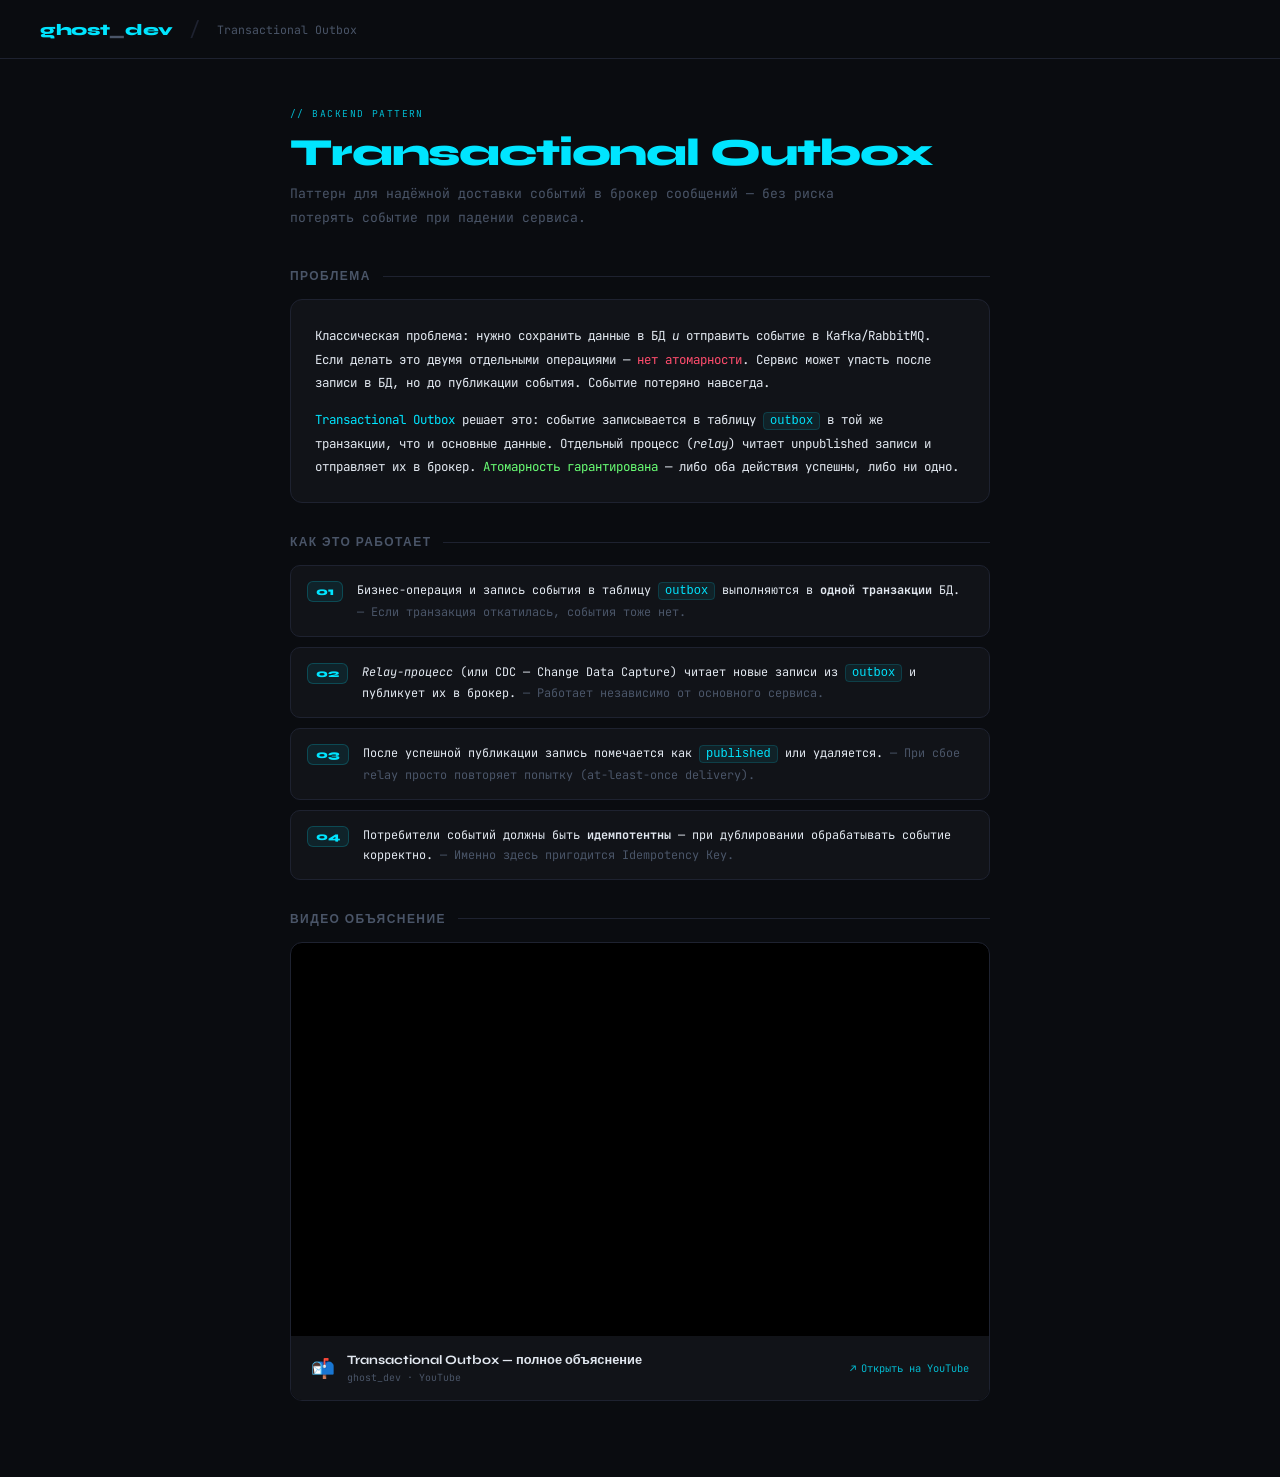
<file: transactional-outbox.html>
<!DOCTYPE html>
<html lang="ru">
<head>
<meta charset="UTF-8">
<meta name="viewport" content="width=device-width, initial-scale=1.0">
<title>Transactional Outbox — ghost_dev</title>
<link href="https://fonts.googleapis.com/css2?family=JetBrains+Mono:wght@400;600;700&family=Syne:wght@400;700;800&display=swap" rel="stylesheet">
<style>
  :root {
    --bg: #0a0c10;
    --surface: #111318;
    --border: #1e2230;
    --accent: #00e5ff;
    --accent2: #ff4d6d;
    --accent3: #69ff74;
    --text: #e2e8f0;
    --muted: #4a5568;
  }

  * { margin: 0; padding: 0; box-sizing: border-box; }

  body {
    background: var(--bg);
    color: var(--text);
    font-family: 'JetBrains Mono', monospace;
    min-height: 100vh;
  }

  /* ── NAV ── */
  nav {
    border-bottom: 1px solid var(--border);
    padding: 16px 40px;
    display: flex;
    align-items: center;
    gap: 16px;
  }

  .nav-logo {
    font-family: 'Syne', sans-serif;
    font-weight: 800;
    font-size: 1rem;
    color: var(--accent);
    text-decoration: none;
    letter-spacing: -0.02em;
  }

  .nav-logo span { color: var(--muted); }

  .nav-sep { color: var(--border); font-size: 1.2rem; }

  .nav-current {
    font-size: 0.72rem;
    color: var(--muted);
  }

  /* ── CONTENT ── */
  .content {
    max-width: 780px;
    margin: 0 auto;
    padding: 48px 40px 80px;
  }

  .page-tag {
    font-size: 0.6rem;
    color: var(--accent);
    letter-spacing: 0.15em;
    text-transform: uppercase;
    margin-bottom: 12px;
    opacity: 0.8;
  }

  h1 {
    font-family: 'Syne', sans-serif;
    font-weight: 800;
    font-size: clamp(1.6rem, 4vw, 2.4rem);
    color: var(--text);
    letter-spacing: -0.03em;
    margin-bottom: 8px;
    line-height: 1.1;
  }

  h1 .hl { color: var(--accent); }

  .lead {
    font-size: 0.82rem;
    color: var(--muted);
    line-height: 1.8;
    margin-bottom: 40px;
    max-width: 600px;
  }

  /* ── SECTION TITLE ── */
  .section-title {
    font-family: 'Syne', sans-serif;
    font-weight: 700;
    font-size: 0.75rem;
    color: var(--muted);
    text-transform: uppercase;
    letter-spacing: 0.12em;
    margin-bottom: 16px;
    display: flex;
    align-items: center;
    gap: 12px;
  }

  .section-title::after {
    content: '';
    flex: 1;
    height: 1px;
    background: var(--border);
  }

  /* ── EXPLANATION BLOCK ── */
  .explain {
    background: var(--surface);
    border: 1px solid var(--border);
    border-radius: 12px;
    padding: 24px;
    margin-bottom: 32px;
    font-size: 0.78rem;
    line-height: 1.85;
    color: var(--text);
  }

  .explain p { margin-bottom: 14px; }
  .explain p:last-child { margin-bottom: 0; }
  .explain .hl  { color: var(--accent); }
  .explain .err { color: var(--accent2); }
  .explain .ok  { color: var(--accent3); }

  .code-inline {
    background: rgba(0,229,255,0.07);
    border: 1px solid rgba(0,229,255,0.15);
    border-radius: 4px;
    padding: 1px 6px;
    font-size: 0.75rem;
    color: var(--accent);
  }

  /* ── STEPS ── */
  .steps {
    display: flex;
    flex-direction: column;
    gap: 10px;
    margin-bottom: 32px;
  }

  .step {
    display: flex;
    gap: 14px;
    align-items: flex-start;
    background: var(--surface);
    border: 1px solid var(--border);
    border-radius: 10px;
    padding: 14px 16px;
  }

  .step-num {
    font-family: 'Syne', sans-serif;
    font-weight: 800;
    font-size: 0.7rem;
    color: var(--accent);
    background: rgba(0,229,255,0.08);
    border: 1px solid rgba(0,229,255,0.2);
    border-radius: 6px;
    padding: 3px 8px;
    flex-shrink: 0;
    white-space: nowrap;
    margin-top: 1px;
  }

  .step-text {
    font-size: 0.74rem;
    line-height: 1.7;
    color: var(--text);
  }

  .step-text .dim { color: var(--muted); }

  /* ── VIDEO ── */
  .video-wrap {
    border-radius: 12px;
    overflow: hidden;
    background: #000;
    border: 1px solid var(--border);
    margin-bottom: 0;
  }

  .video-wrap iframe {
    display: block;
    width: 100%;
    aspect-ratio: 16/9;
    border: none;
  }

  .video-meta {
    background: var(--surface);
    padding: 16px 20px;
    display: flex;
    align-items: center;
    gap: 12px;
  }

  .video-meta-icon { font-size: 1.2rem; }

  .video-meta-info { flex: 1; }

  .video-meta-title {
    font-family: 'Syne', sans-serif;
    font-weight: 700;
    font-size: 0.8rem;
    color: var(--text);
    margin-bottom: 3px;
  }

  .video-meta-sub {
    font-size: 0.62rem;
    color: var(--muted);
  }

  .video-meta-link {
    font-size: 0.65rem;
    color: var(--accent);
    text-decoration: none;
    display: flex;
    align-items: center;
    gap: 5px;
    white-space: nowrap;
    opacity: 0.8;
    transition: opacity 0.2s;
  }

  .video-meta-link:hover { opacity: 1; }
</style>
</head>
<body>

<nav>
  <a href="index.html" class="nav-logo">ghost<span>_</span>dev</a>
  <span class="nav-sep">/</span>
  <span class="nav-current">Transactional Outbox</span>
</nav>

<div class="content">
  <div class="page-tag">// backend pattern</div>
  <h1><span class="hl">Transactional Outbox</span></h1>
  <p class="lead">
    Паттерн для надёжной доставки событий в брокер сообщений — без риска потерять событие при падении сервиса.
  </p>

  <div class="section-title">проблема</div>
  <div class="explain">
    <p>
      Классическая проблема: нужно сохранить данные в БД <em>и</em> отправить событие в Kafka/RabbitMQ.
      Если делать это двумя отдельными операциями — <span class="err">нет атомарности</span>.
      Сервис может упасть после записи в БД, но до публикации события. Событие потеряно навсегда.
    </p>
    <p>
      <span class="hl">Transactional Outbox</span> решает это: событие записывается в таблицу
      <code class="code-inline">outbox</code> в той же транзакции, что и основные данные.
      Отдельный процесс (<em>relay</em>) читает unpublished записи и отправляет их в брокер.
      <span class="ok">Атомарность гарантирована</span> — либо оба действия успешны, либо ни одно.
    </p>
  </div>

  <div class="section-title">как это работает</div>
  <div class="steps">
    <div class="step">
      <span class="step-num">01</span>
      <div class="step-text">
        Бизнес-операция и запись события в таблицу <code class="code-inline">outbox</code>
        выполняются в <strong>одной транзакции</strong> БД.
        <span class="dim">— Если транзакция откатилась, события тоже нет.</span>
      </div>
    </div>
    <div class="step">
      <span class="step-num">02</span>
      <div class="step-text">
        <em>Relay-процесс</em> (или CDC — Change Data Capture) читает новые записи из
        <code class="code-inline">outbox</code> и публикует их в брокер.
        <span class="dim">— Работает независимо от основного сервиса.</span>
      </div>
    </div>
    <div class="step">
      <span class="step-num">03</span>
      <div class="step-text">
        После успешной публикации запись помечается как <code class="code-inline">published</code>
        или удаляется.
        <span class="dim">— При сбое relay просто повторяет попытку (at-least-once delivery).</span>
      </div>
    </div>
    <div class="step">
      <span class="step-num">04</span>
      <div class="step-text">
        Потребители событий должны быть <strong>идемпотентны</strong> — при дублировании обрабатывать
        событие корректно.
        <span class="dim">— Именно здесь пригодится Idempotency Key.</span>
      </div>
    </div>
  </div>

  <div class="section-title">видео объяснение</div>
  <div class="video-wrap">
    <iframe
      src="https://www.youtube.com/embed/knSw0m5MADg"
      title="Transactional Outbox — ghost_dev"
      allow="accelerometer; autoplay; clipboard-write; encrypted-media; gyroscope; picture-in-picture"
      allowfullscreen>
    </iframe>
    <div class="video-meta">
      <div class="video-meta-icon">📬</div>
      <div class="video-meta-info">
        <div class="video-meta-title">Transactional Outbox — полное объяснение</div>
        <div class="video-meta-sub">ghost_dev · YouTube</div>
      </div>
      <a href="https://youtu.be/knSw0m5MADg" target="_blank" class="video-meta-link">
        <span>↗</span> Открыть на YouTube
      </a>
    </div>
  </div>
</div>

</body>
</html>
</file>
<file: styles.css>
/* ── GHOST_DEV SHARED STYLES ── */

@import url('https://fonts.googleapis.com/css2?family=JetBrains+Mono:wght@400;600;700&family=Syne:wght@400;700;800&display=swap');

:root {
  --bg: #0a0c10;
  --surface: #111318;
  --border: #1e2230;
  --accent: #00e5ff;
  --accent2: #ff4d6d;
  --accent3: #69ff74;
  --text: #e2e8f0;
  --muted: #4a5568;
  --client-bg: #0d1440;
  --client-border: #3d5afe;
  --server-bg: #0d2318;
  --server-border: #00c853;
  --store-bg: #1a0d2e;
  --store-border: #aa00ff;
}

* { margin: 0; padding: 0; box-sizing: border-box; }

body {
  background: var(--bg);
  color: var(--text);
  font-family: 'JetBrains Mono', monospace;
  min-height: 100vh;
}

/* ── PAGE HEADER (animations) ── */

.page-header {
  display: flex;
  flex-direction: column;
  align-items: center;
  padding: 28px 16px 0;
}

.page-header h1 {
  font-family: 'Syne', sans-serif;
  font-weight: 800;
  font-size: clamp(1.3rem, 3vw, 1.9rem);
  color: var(--accent);
  margin-bottom: 4px;
  letter-spacing: -0.02em;
}

.subtitle {
  font-size: 0.72rem;
  color: var(--muted);
  letter-spacing: 0.09em;
  text-transform: uppercase;
  margin-bottom: 28px;
}

/* ── STAGE ── */

.stage {
  width: 100%;
  max-width: 820px;
  margin: 0 auto;
  padding: 0 16px 40px;
}

/* ── ACTORS ── */

.actors {
  display: grid;
  grid-template-columns: 1fr 1fr 1fr;
  gap: 12px;
}

.actor {
  border-radius: 12px;
  padding: 14px 10px 12px;
  border: 1.5px solid;
  display: flex;
  flex-direction: column;
  align-items: center;
  gap: 5px;
  transition: box-shadow 0.3s;
  min-height: 110px;
}

.actor.client { background: var(--client-bg); border-color: var(--client-border); }
.actor.server { background: var(--server-bg); border-color: var(--server-border); }
.actor.store  { background: var(--store-bg);  border-color: var(--store-border);  }
.actor.db     { background: var(--store-bg);  border-color: var(--store-border);  }

.actor.hl-c  { box-shadow: 0 0 22px rgba(61,90,254,0.7); }
.actor.hl-s  { box-shadow: 0 0 22px rgba(0,200,83,0.7); }
.actor.hl-st { box-shadow: 0 0 22px rgba(170,0,255,0.7); }
.actor.hl-db { box-shadow: 0 0 22px rgba(170,0,255,0.7); }

.actor-icon  { font-size: 1.7rem; }

.actor-label {
  font-family: 'Syne', sans-serif;
  font-weight: 700;
  font-size: 0.75rem;
  letter-spacing: 0.07em;
  text-transform: uppercase;
}

.actor-status {
  font-size: 0.63rem;
  color: var(--muted);
  text-align: center;
  min-height: 2.4em;
  line-height: 1.4;
  transition: color 0.3s;
}
.actor-status.ok   { color: var(--accent3); }
.actor-status.err  { color: var(--accent2); }
.actor-status.info { color: var(--accent); }
.actor-status.warn { color: #ffd740; }

/* ── NETWORK AREA ── */

.net-area {
  position: relative;
  height: 96px;
  margin: 4px 0;
}

.net-area::before {
  content: '';
  position: absolute;
  top: 50%;
  left: 16.66%;
  right: 16.66%;
  height: 1px;
  background: repeating-linear-gradient(90deg, var(--border) 0, var(--border) 8px, transparent 8px, transparent 14px);
  transform: translateY(-50%);
}

/* ── PACKET ── */

.pkt {
  position: absolute;
  top: 50%;
  transform: translate(-50%, -50%);
  display: flex;
  flex-direction: column;
  align-items: center;
  gap: 3px;
  opacity: 0;
  pointer-events: none;
  z-index: 10;
  transition: opacity 0.15s;
}
.pkt.vis { opacity: 1; }

.pkt-bubble {
  background: var(--surface);
  border: 1.5px solid var(--accent);
  border-radius: 8px;
  padding: 5px 9px;
  font-size: 0.6rem;
  white-space: nowrap;
  box-shadow: 0 0 10px rgba(0,229,255,0.2);
  line-height: 1.5;
}
.pkt-bubble.resp  { border-color: var(--accent3); color: var(--accent3); box-shadow: 0 0 10px rgba(105,255,116,0.2); }
.pkt-bubble.error { border-color: var(--accent2); color: var(--accent2); box-shadow: 0 0 10px rgba(255,77,109,0.2); }
.pkt-bubble.warn  { border-color: #ffd740; color: #ffd740; box-shadow: 0 0 10px rgba(255,215,64,0.2); }

.pkt-dir { font-size: 0.9rem; line-height: 1; }

/* ── PHASE BAR ── */

.phase-bar {
  background: var(--surface);
  border: 1px solid var(--border);
  border-radius: 8px;
  padding: 10px 14px;
  margin: 8px 0;
  display: flex;
  align-items: center;
  gap: 10px;
  min-height: 44px;
}

.phase-num {
  font-family: 'Syne', sans-serif;
  font-weight: 800;
  font-size: 0.85rem;
  color: var(--accent);
  flex-shrink: 0;
  white-space: nowrap;
  letter-spacing: 0.03em;
}

.phase-text { font-size: 0.72rem; color: var(--text); line-height: 1.4; }
.phase-text .dim { color: var(--muted); }

/* ── STEP DOTS ── */

.step-dots {
  display: flex;
  gap: 7px;
  justify-content: center;
  margin: 10px 0 6px;
}

.dot {
  width: 9px; height: 9px;
  border-radius: 50%;
  background: var(--border);
  transition: all 0.3s;
}
.dot.active { background: var(--accent); transform: scale(1.35); box-shadow: 0 0 6px var(--accent); }
.dot.done   { background: var(--accent3); }
.dot.bad    { background: var(--accent2); }

/* ── LOG ── */

.log-box {
  background: var(--surface);
  border: 1px solid var(--border);
  border-radius: 10px;
  padding: 12px 14px;
  min-height: 90px;
  max-height: 180px;
  overflow-y: auto;
  margin-top: 10px;
}

.log-head { font-size: 0.6rem; color: var(--muted); text-transform: uppercase; letter-spacing: 0.1em; margin-bottom: 8px; }

.log-line {
  font-size: 0.67rem;
  line-height: 1.75;
  opacity: 0;
  transform: translateX(-5px);
  transition: opacity 0.3s, transform 0.3s;
  display: flex;
  gap: 8px;
}
.log-line.in { opacity: 1; transform: none; }
.log-line .ts  { color: var(--muted); flex-shrink: 0; }
.log-line.ok   .msg { color: var(--accent3); }
.log-line.err  .msg { color: var(--accent2); }
.log-line.info .msg { color: var(--accent); }
.log-line.warn .msg { color: #ffd740; }

/* ── CONTROLS ── */

.ctrl {
  margin-top: 14px;
  display: flex;
  gap: 10px;
  justify-content: center;
  align-items: center;
  flex-wrap: wrap;
}

.btn {
  font-family: 'JetBrains Mono', monospace;
  font-size: 0.75rem;
  padding: 10px 24px;
  border-radius: 8px;
  border: 1.5px solid;
  cursor: pointer;
  transition: all 0.2s;
  outline: none;
}

#btn-next {
  background: rgba(0,229,255,0.1);
  border-color: var(--accent);
  color: var(--accent);
  font-weight: 600;
  min-width: 170px;
}
#btn-next:hover:not(:disabled) { background: rgba(0,229,255,0.22); }
#btn-next:disabled { opacity: 0.3; cursor: not-allowed; }

#btn-reset {
  background: rgba(255,77,109,0.07);
  border-color: var(--accent2);
  color: var(--accent2);
}
#btn-reset:hover { background: rgba(255,77,109,0.15); }

.btn-hint { font-size: 0.62rem; color: var(--muted); text-align: center; margin-top: 4px; }

.log-box::-webkit-scrollbar { width: 3px; }
.log-box::-webkit-scrollbar-thumb { background: var(--border); border-radius: 2px; }

/* ── ANIMATION PAGE NAV ── */

.anim-nav {
  width: 100%;
  border-bottom: 1px solid var(--border);
  padding: 14px 24px;
  display: flex;
  align-items: center;
  gap: 8px;
  font-size: 0.68rem;
  flex-shrink: 0;
}

.anim-nav a {
  color: var(--muted);
  text-decoration: none;
  font-family: 'Syne', sans-serif;
  font-weight: 700;
  transition: color 0.2s;
}

.anim-nav a:first-child {
  color: var(--accent);
}

.anim-nav a:hover {
  color: var(--text);
}

.anim-nav .nav-sep {
  color: var(--border);
  font-size: 1rem;
  line-height: 1;
}

.anim-nav .nav-current {
  color: var(--muted);
  opacity: 0.6;
}
</file>
